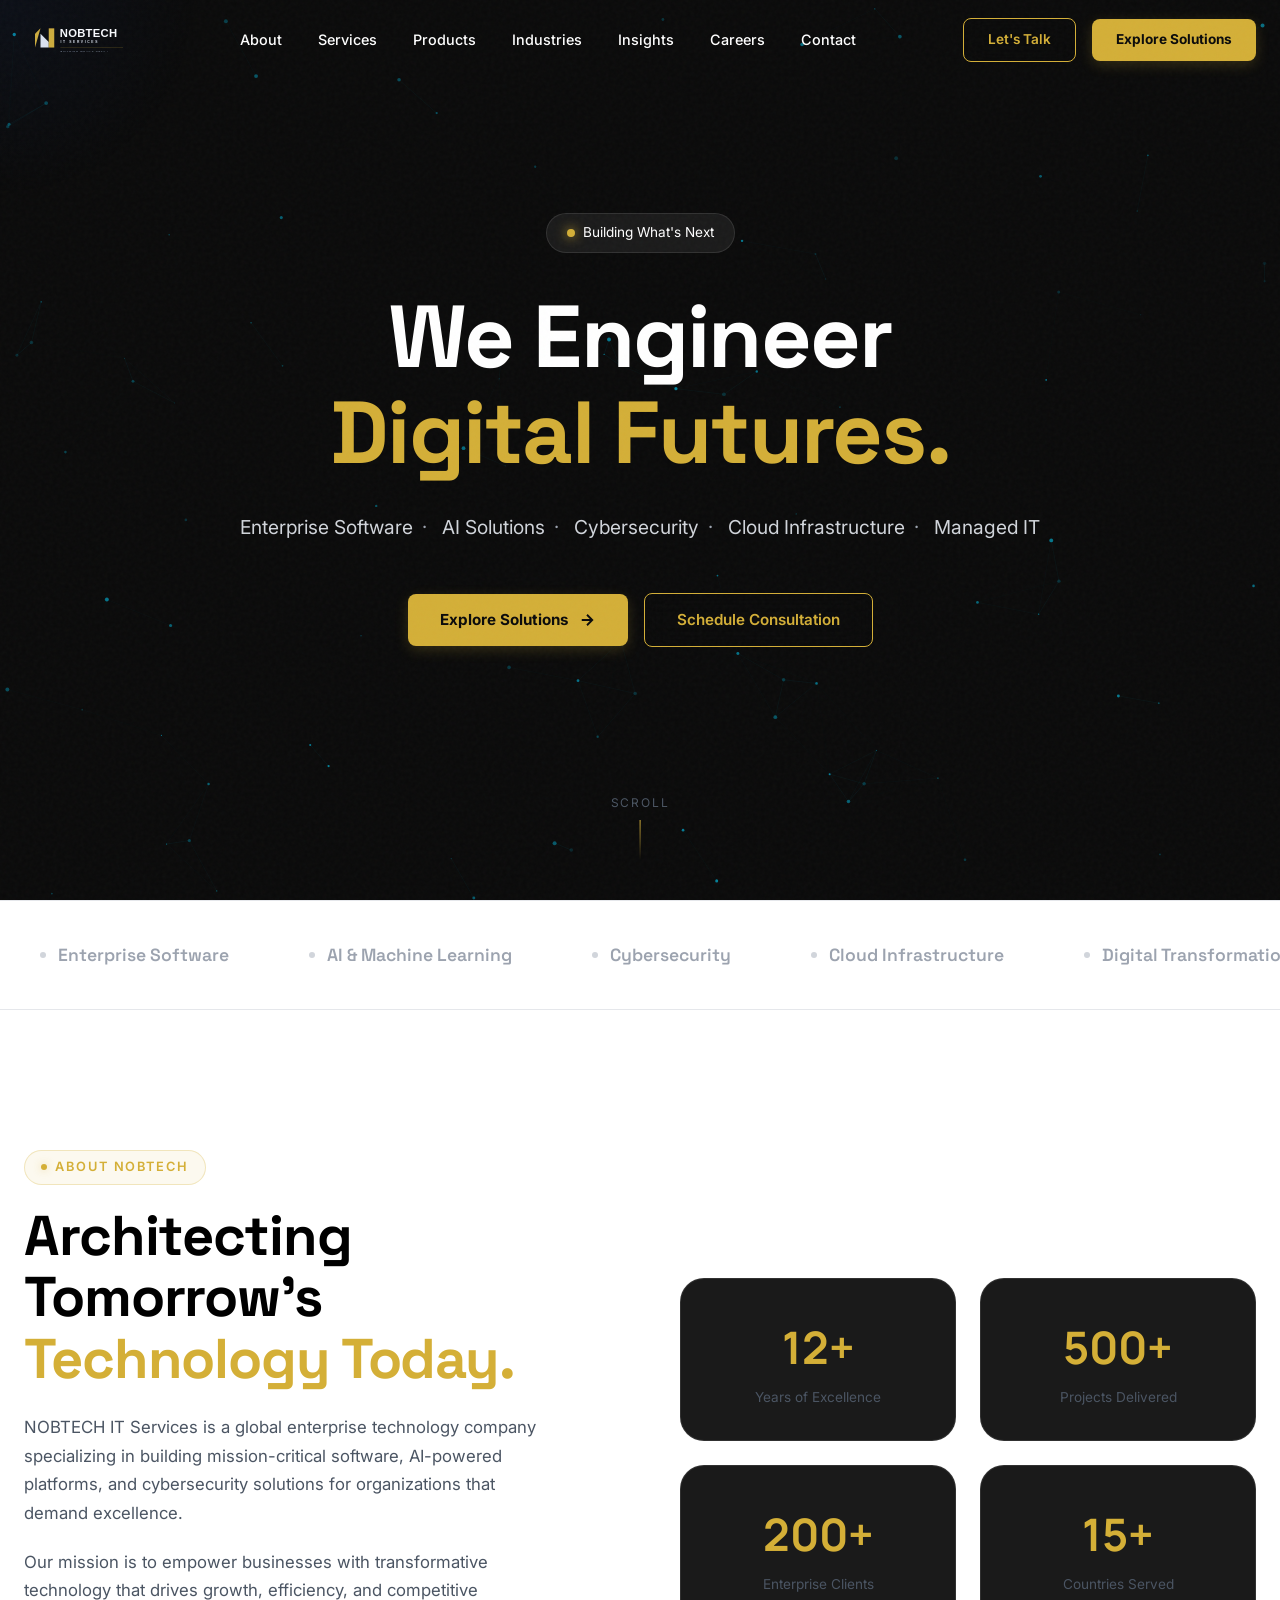
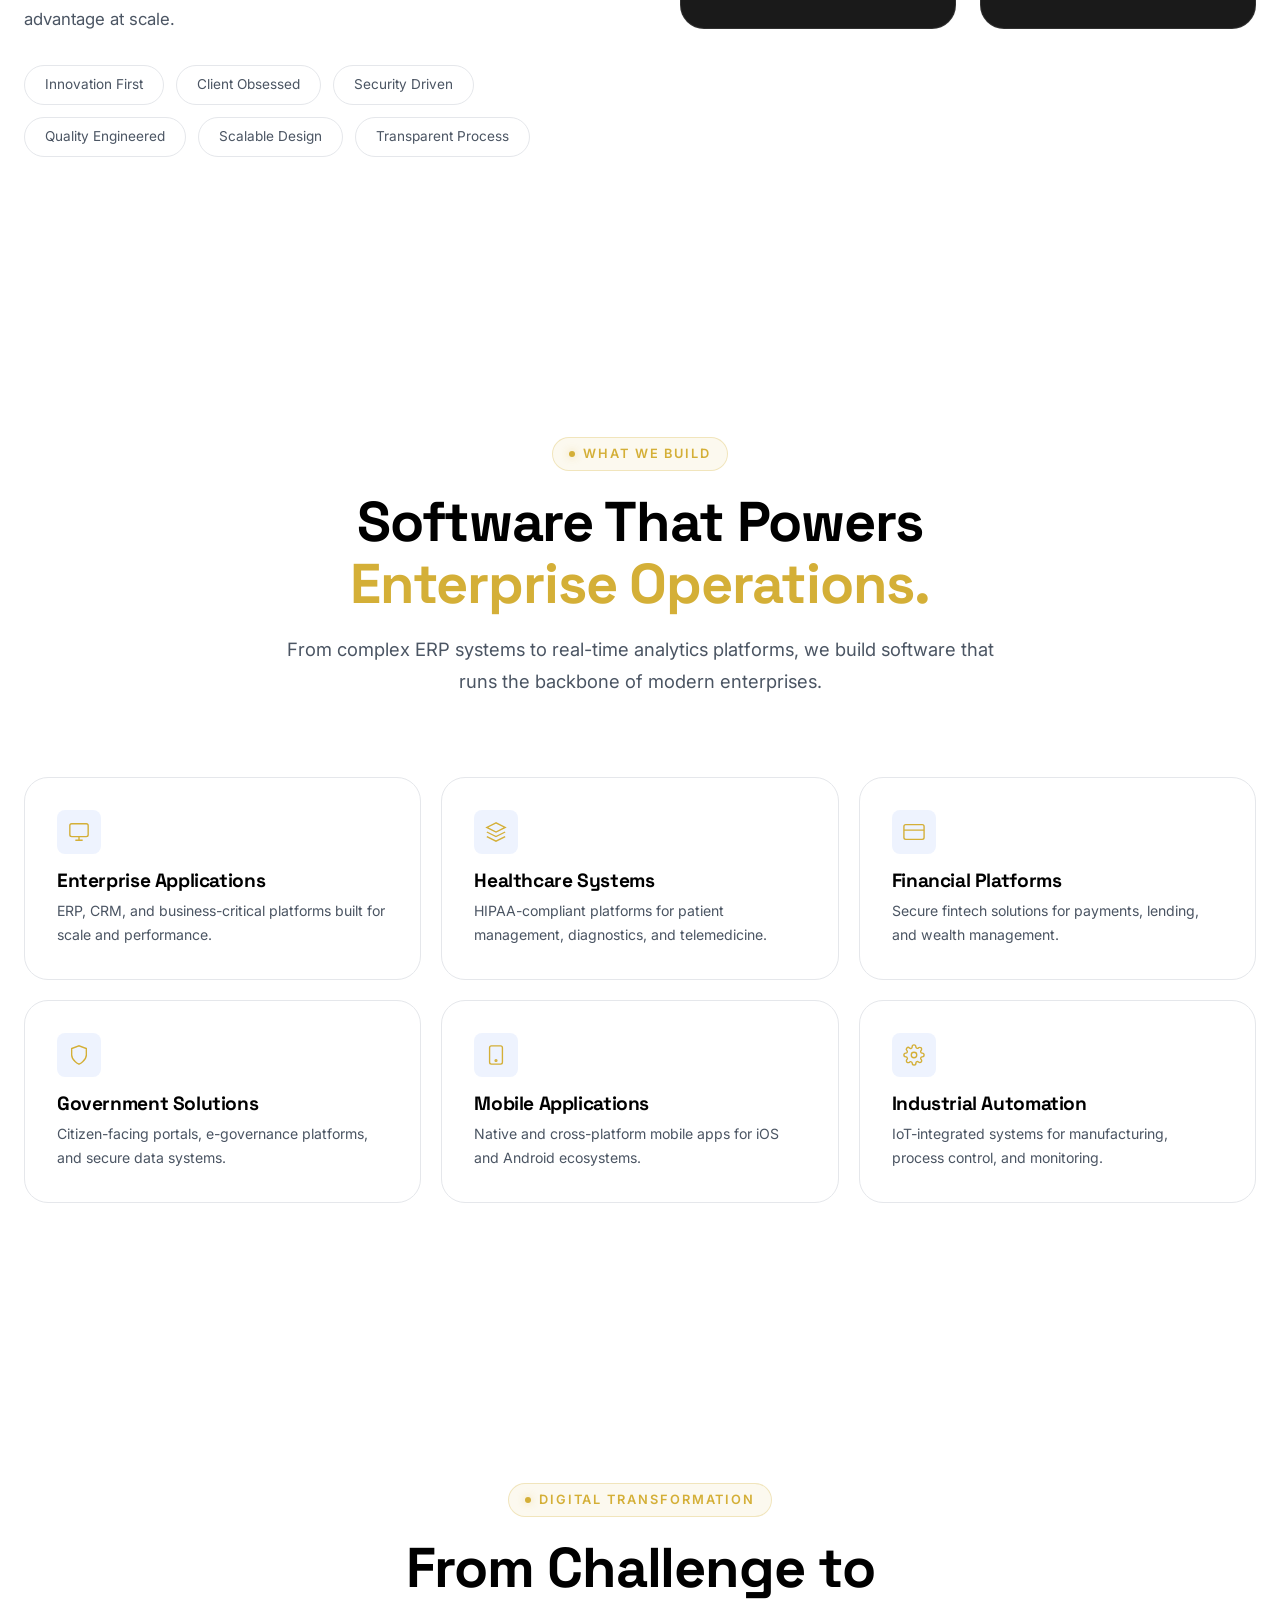
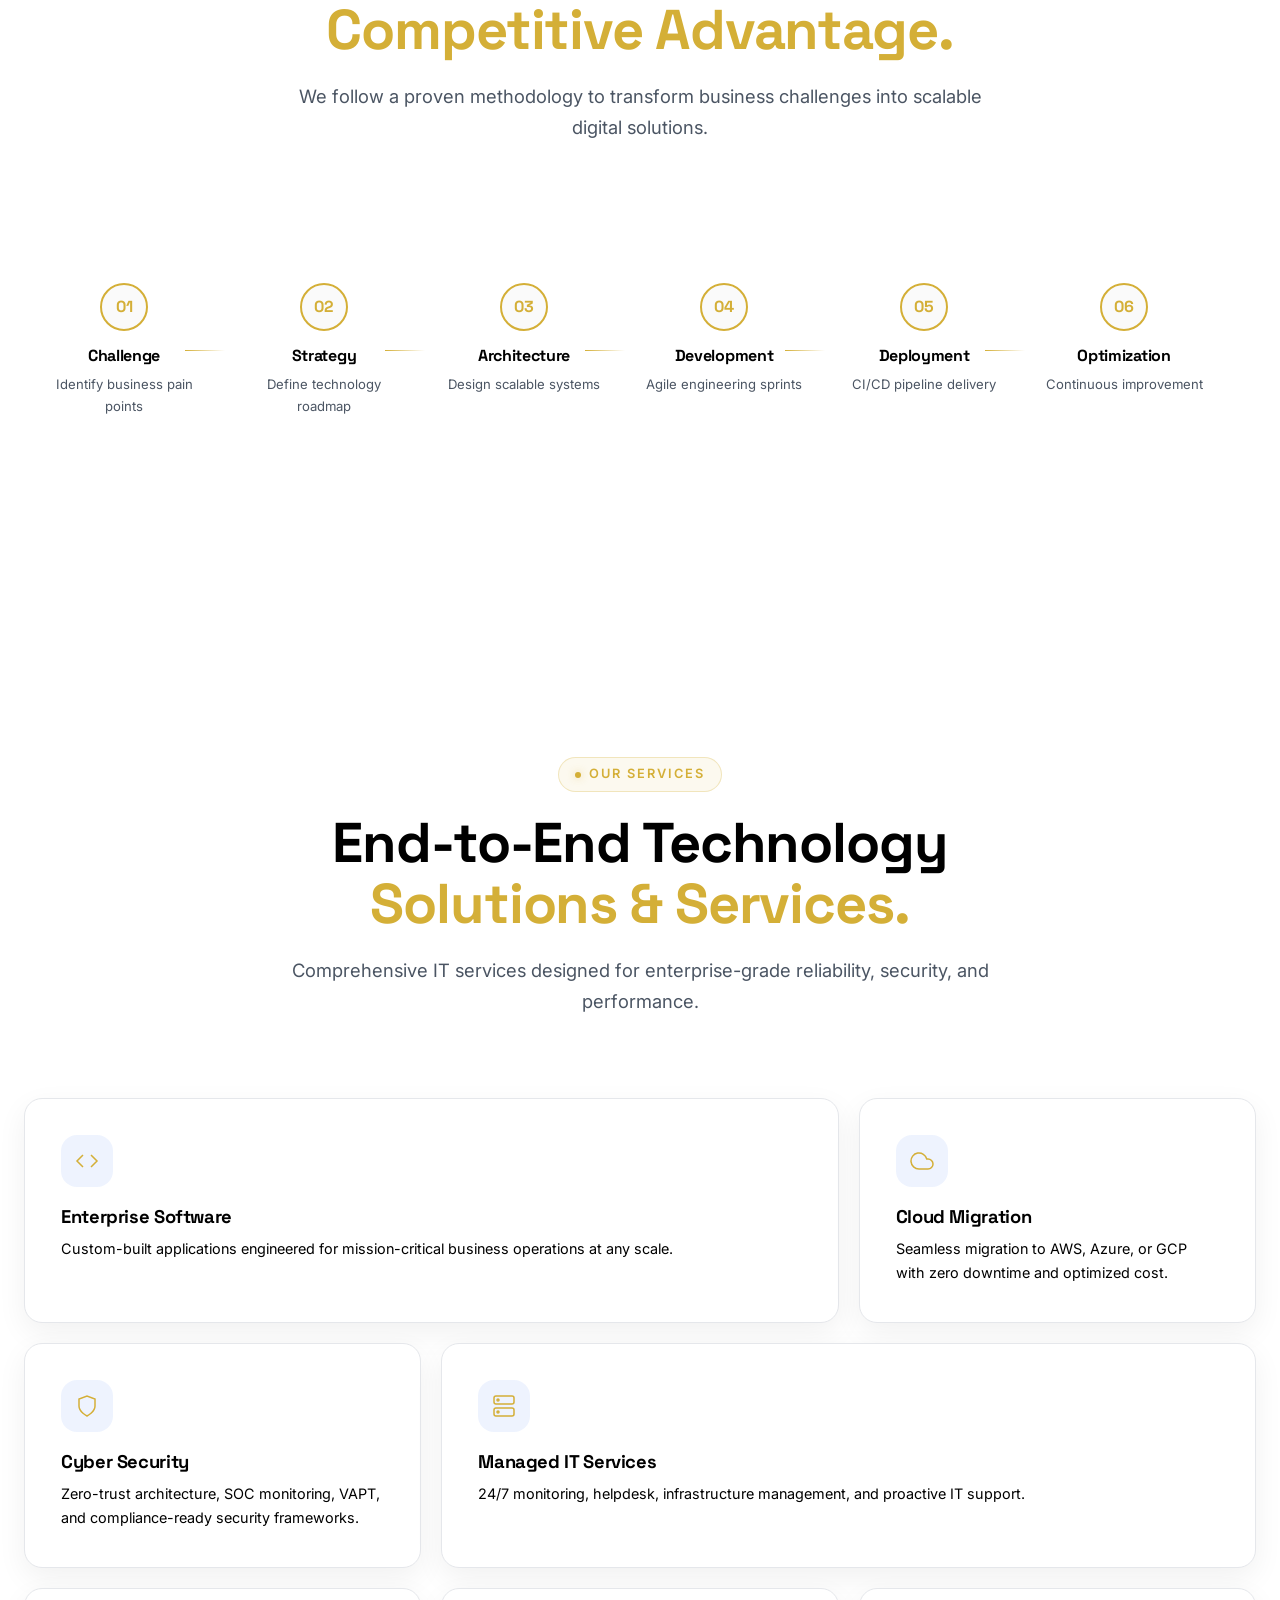
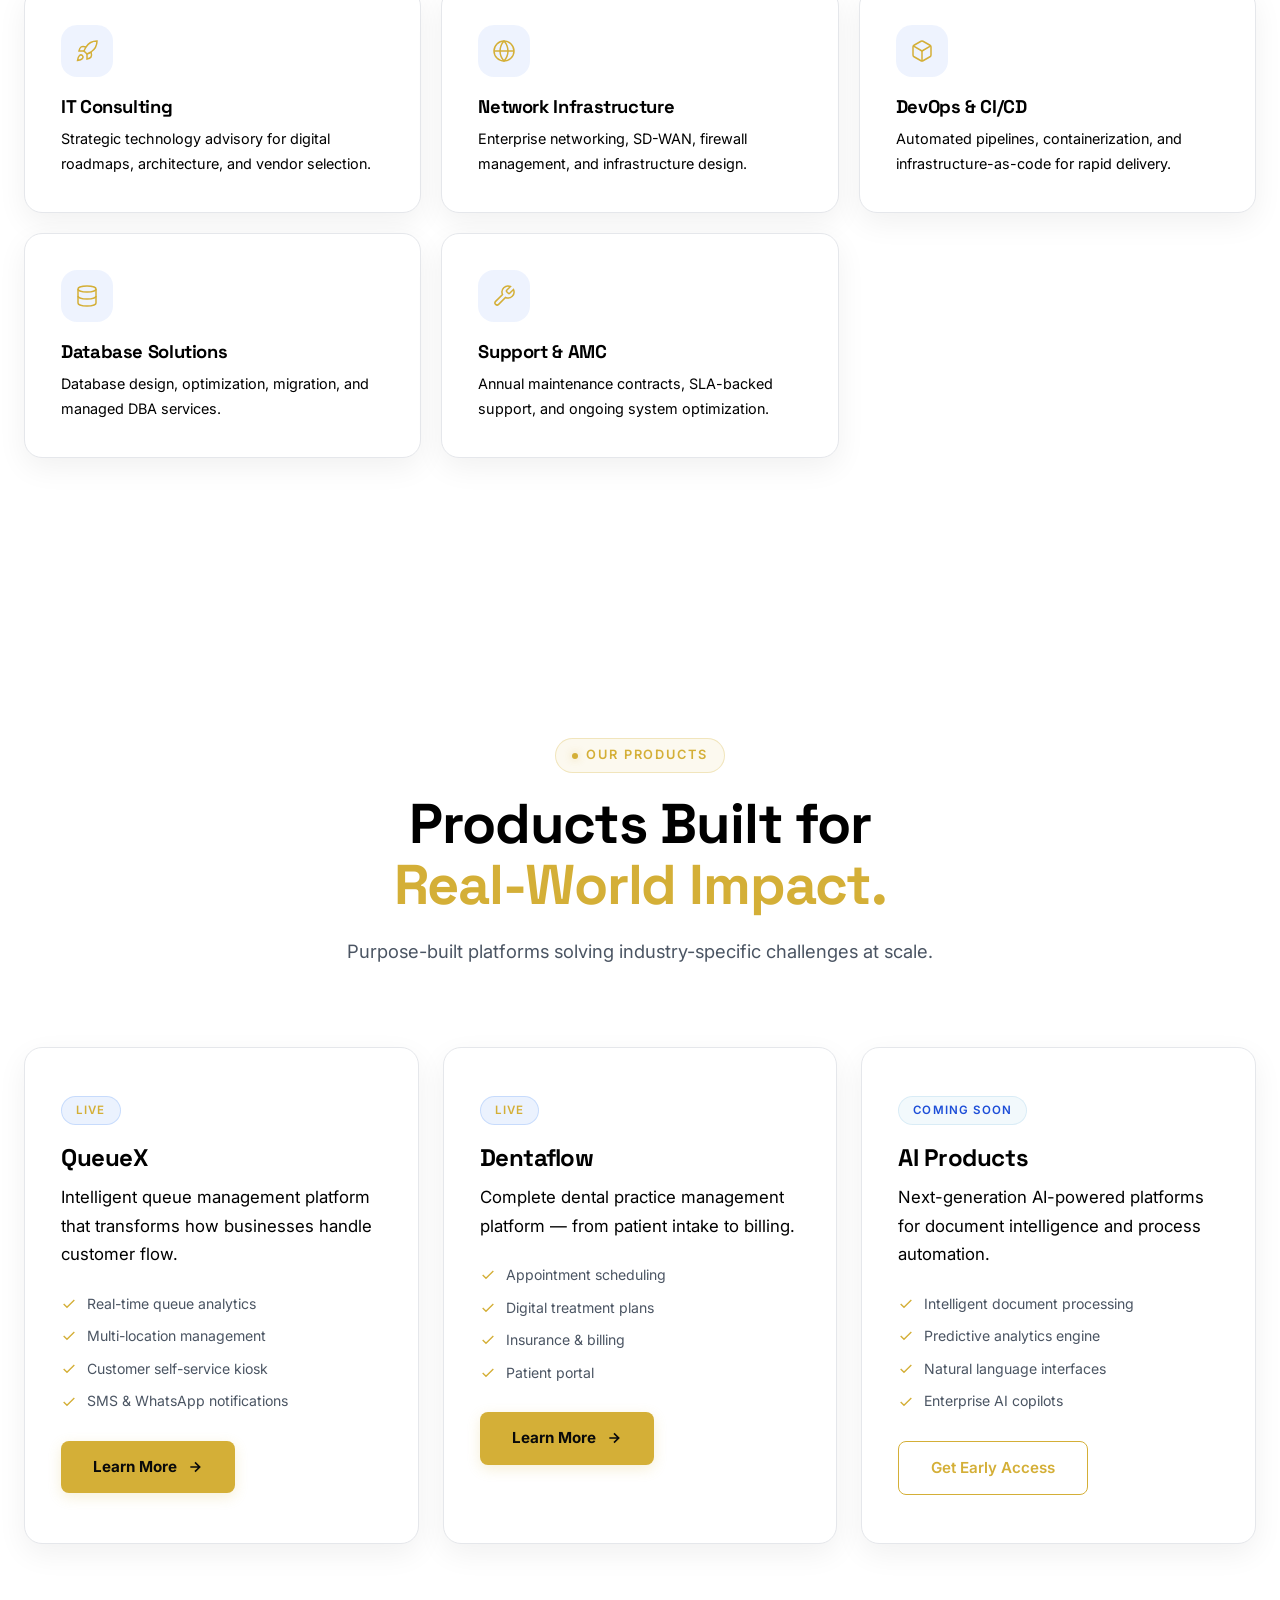
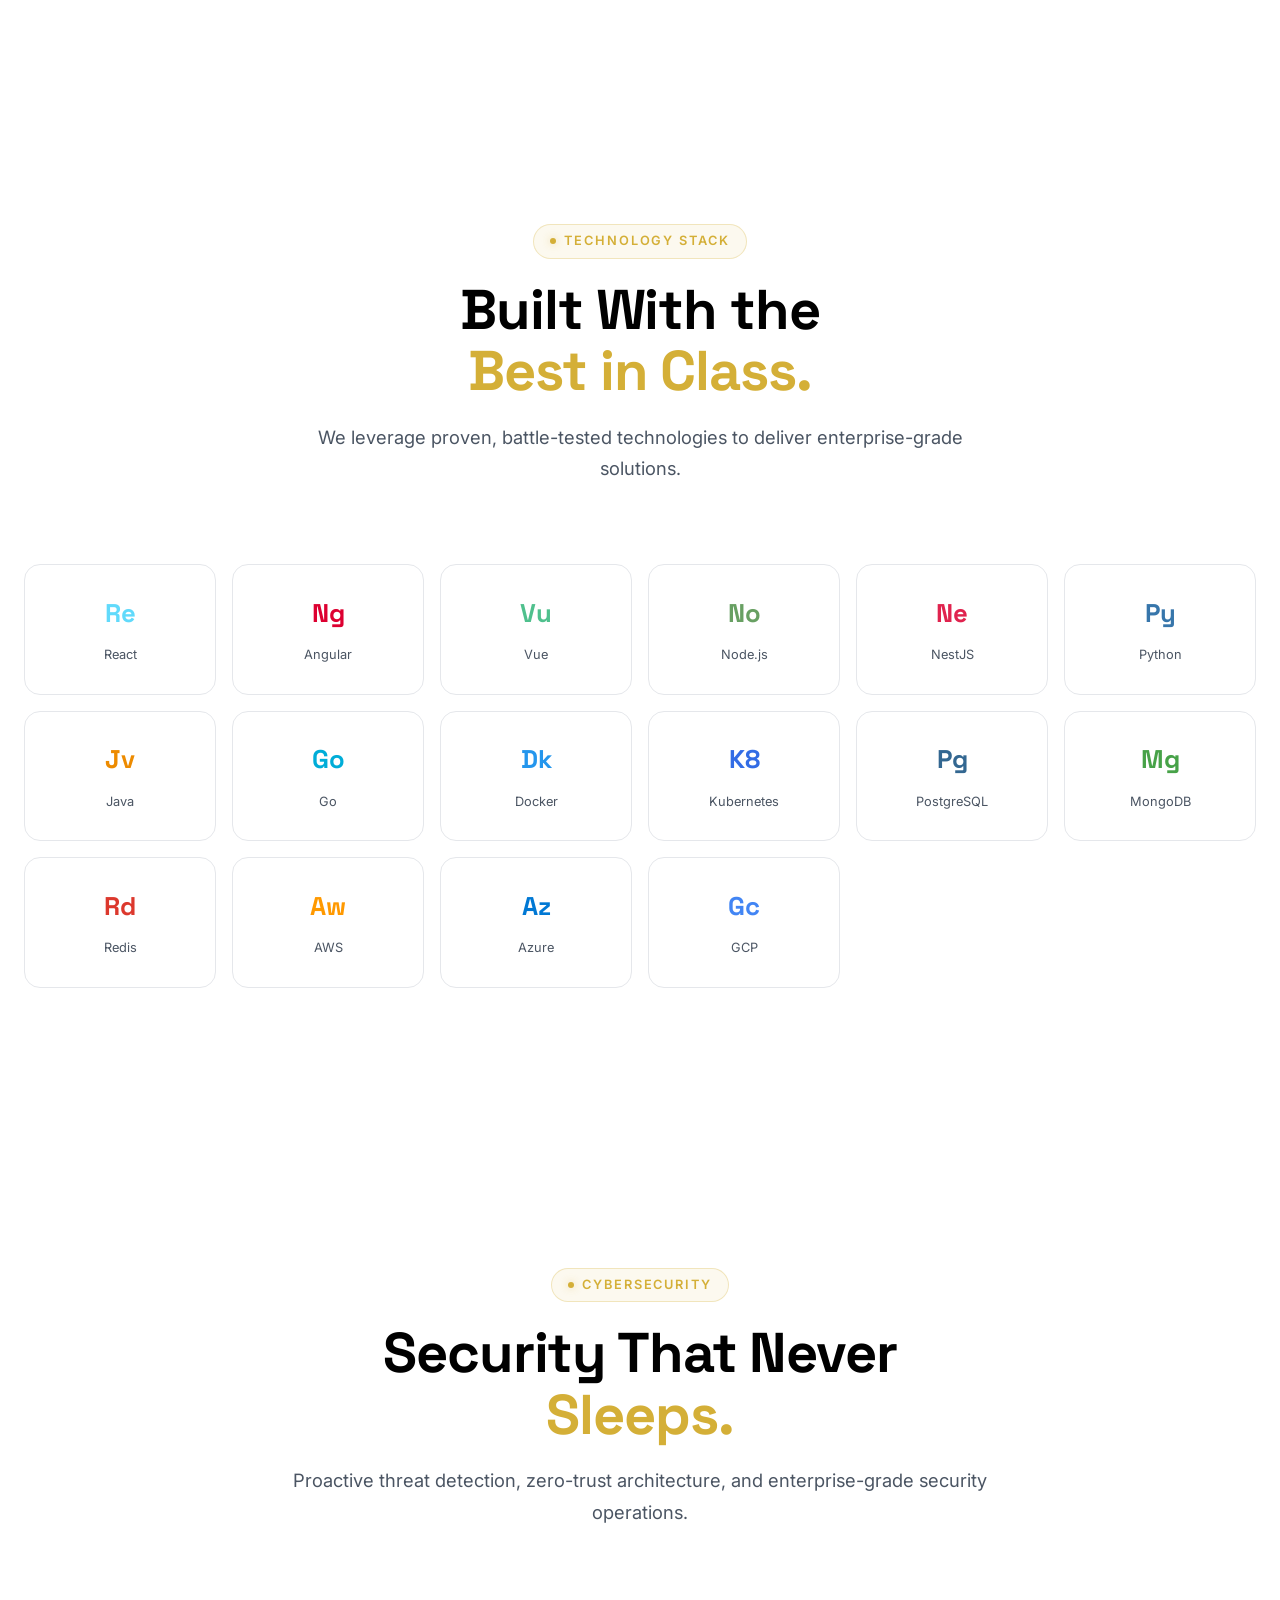
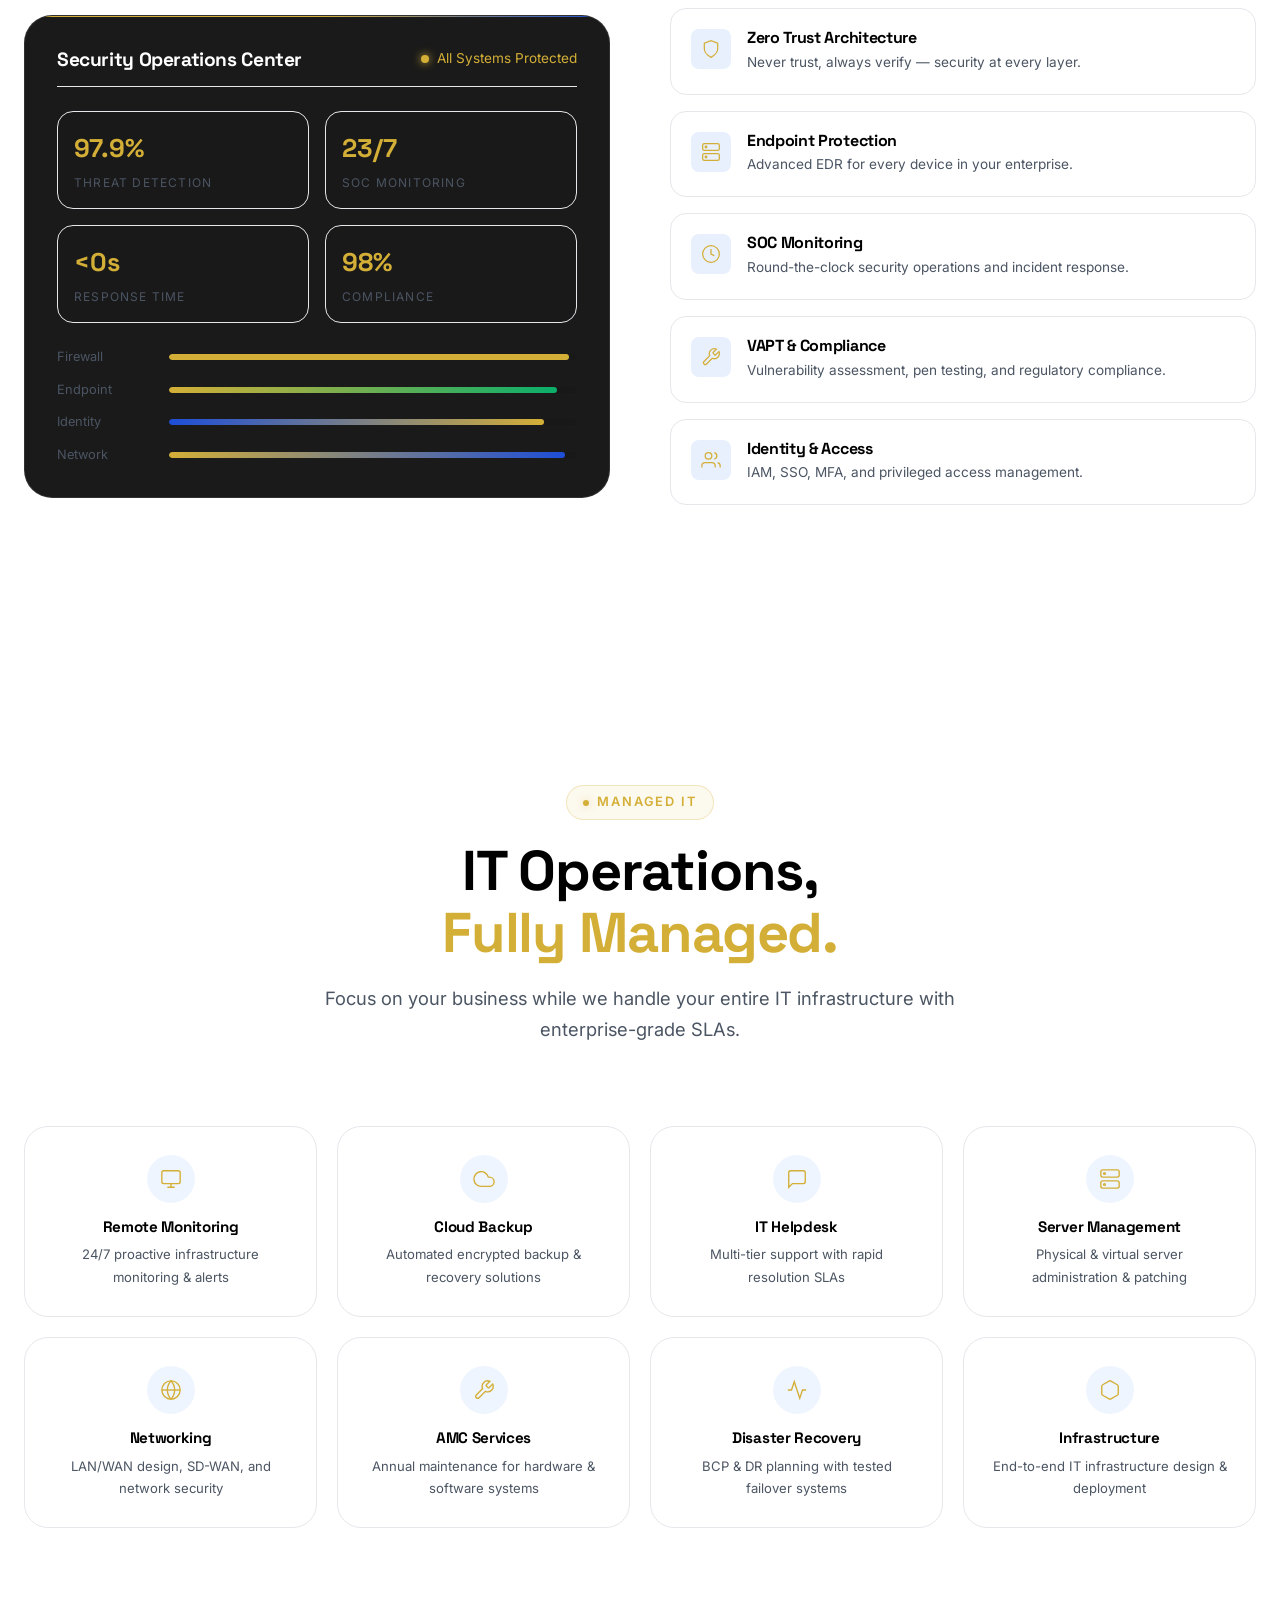
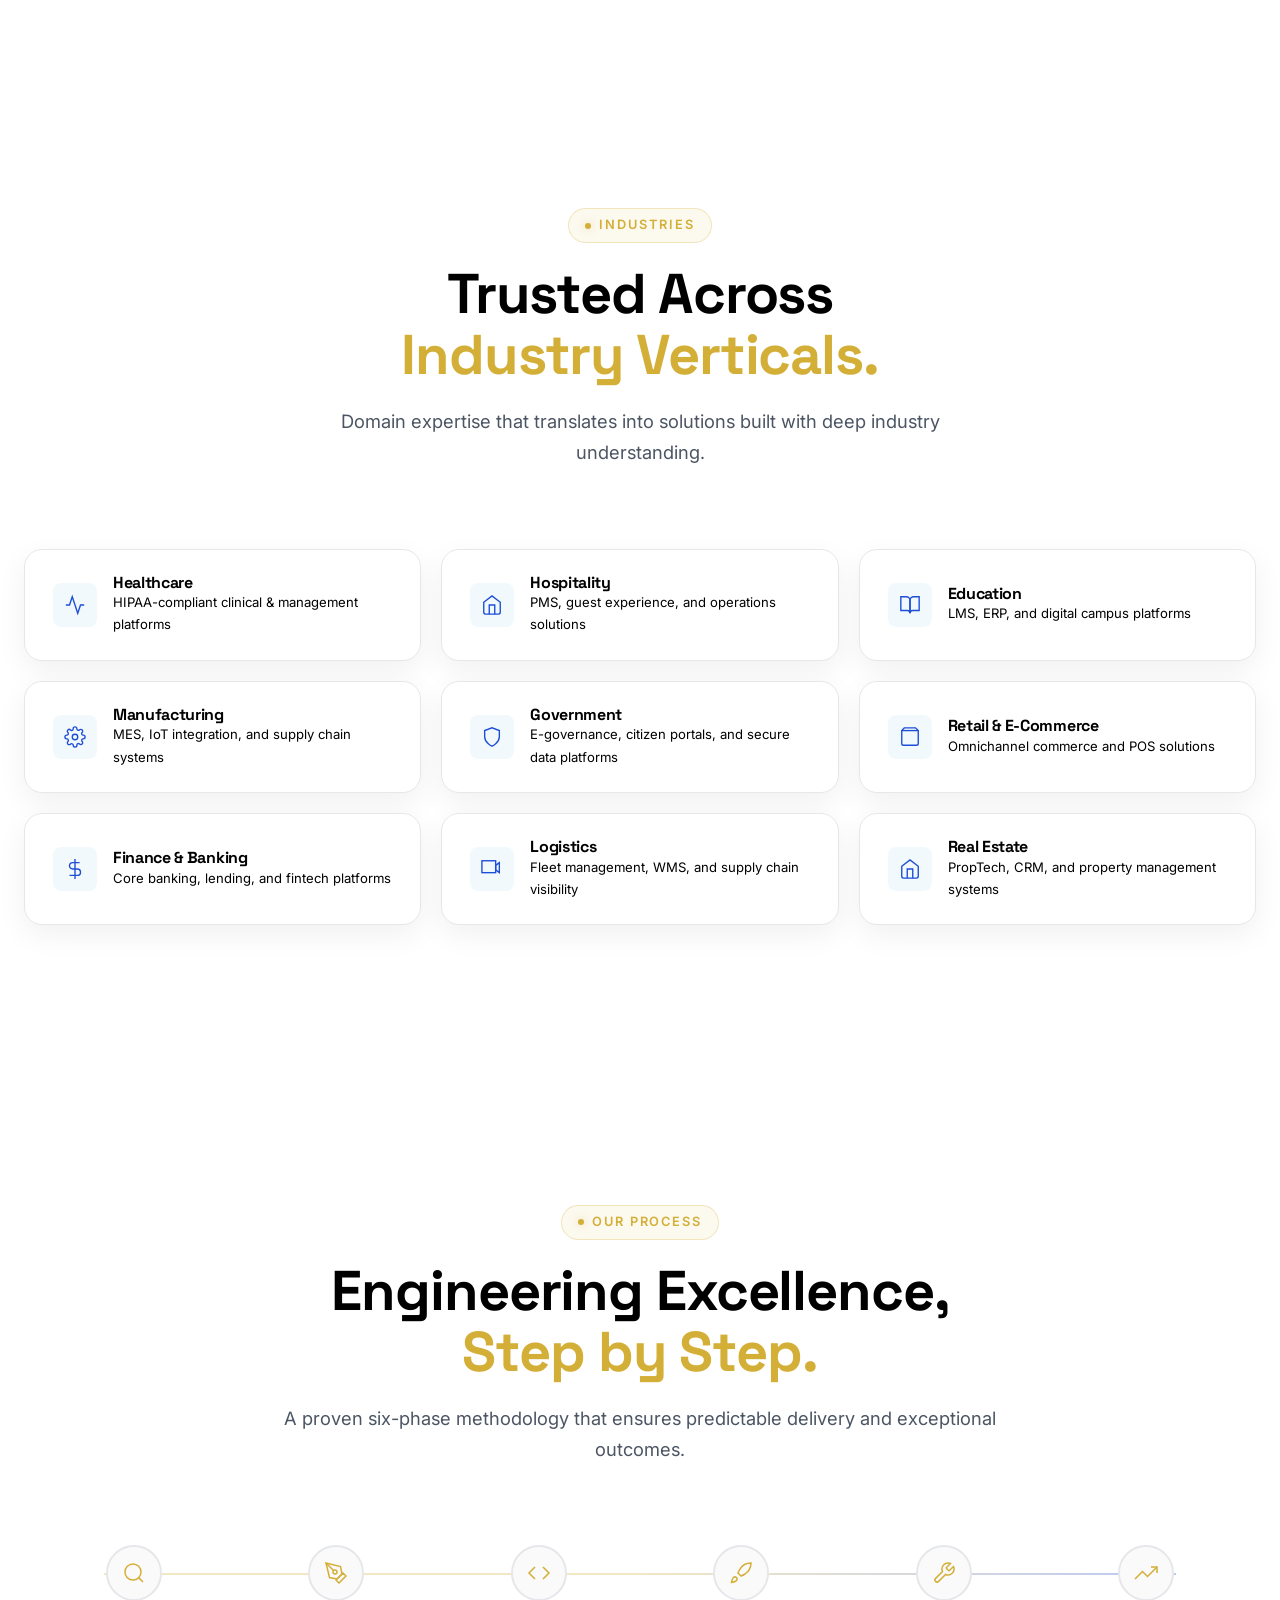
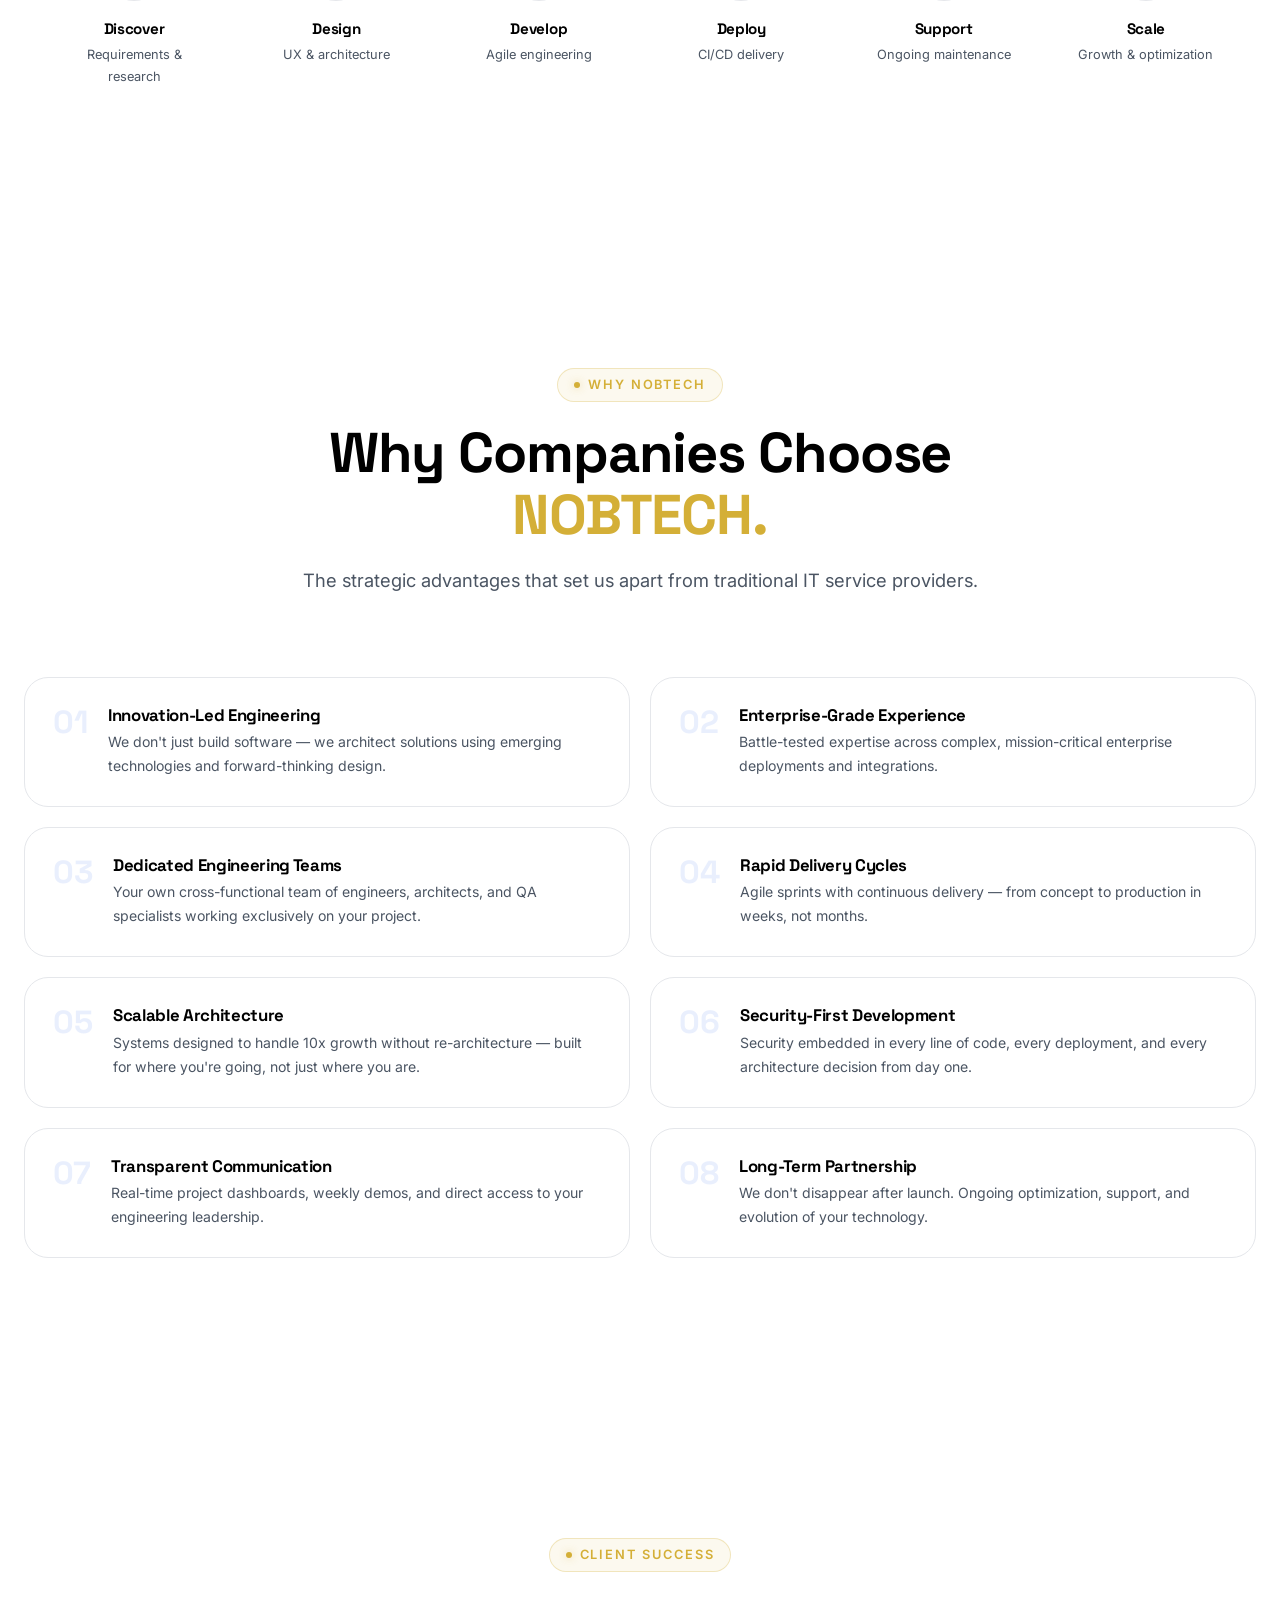
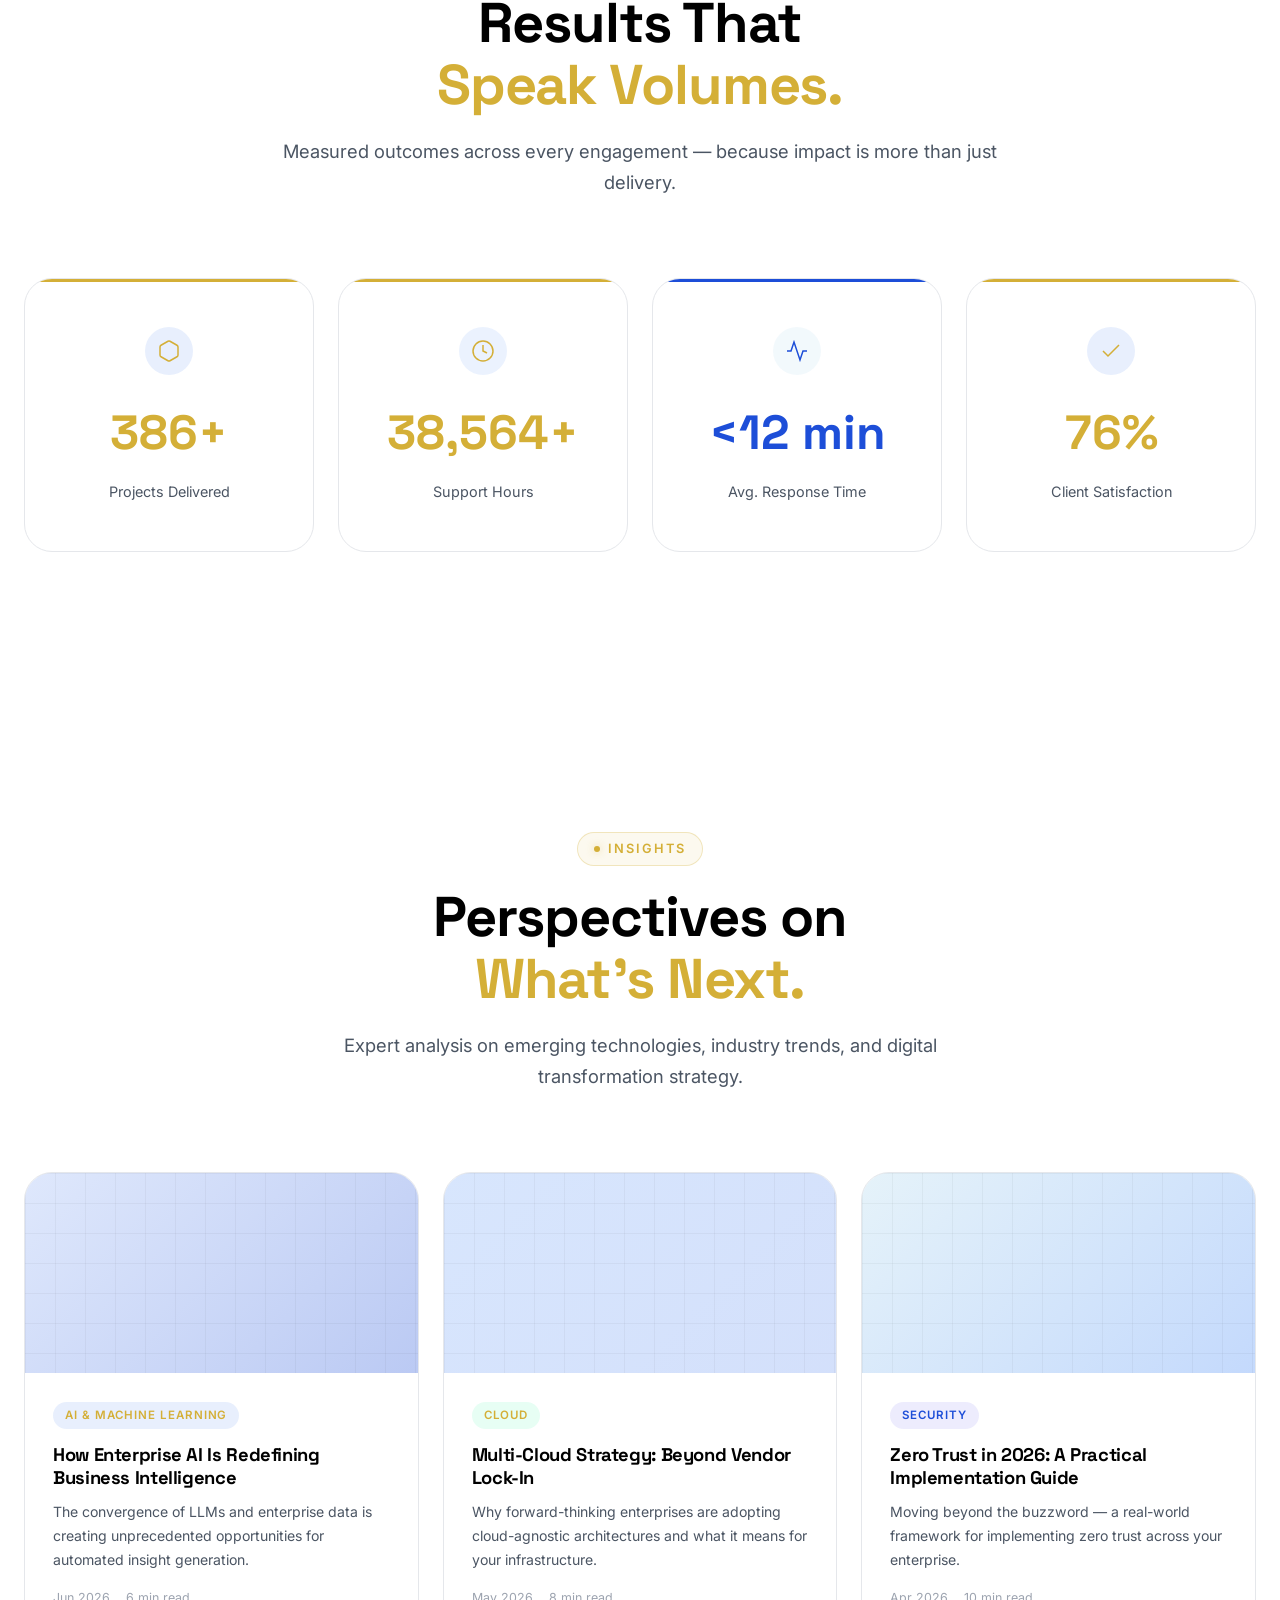
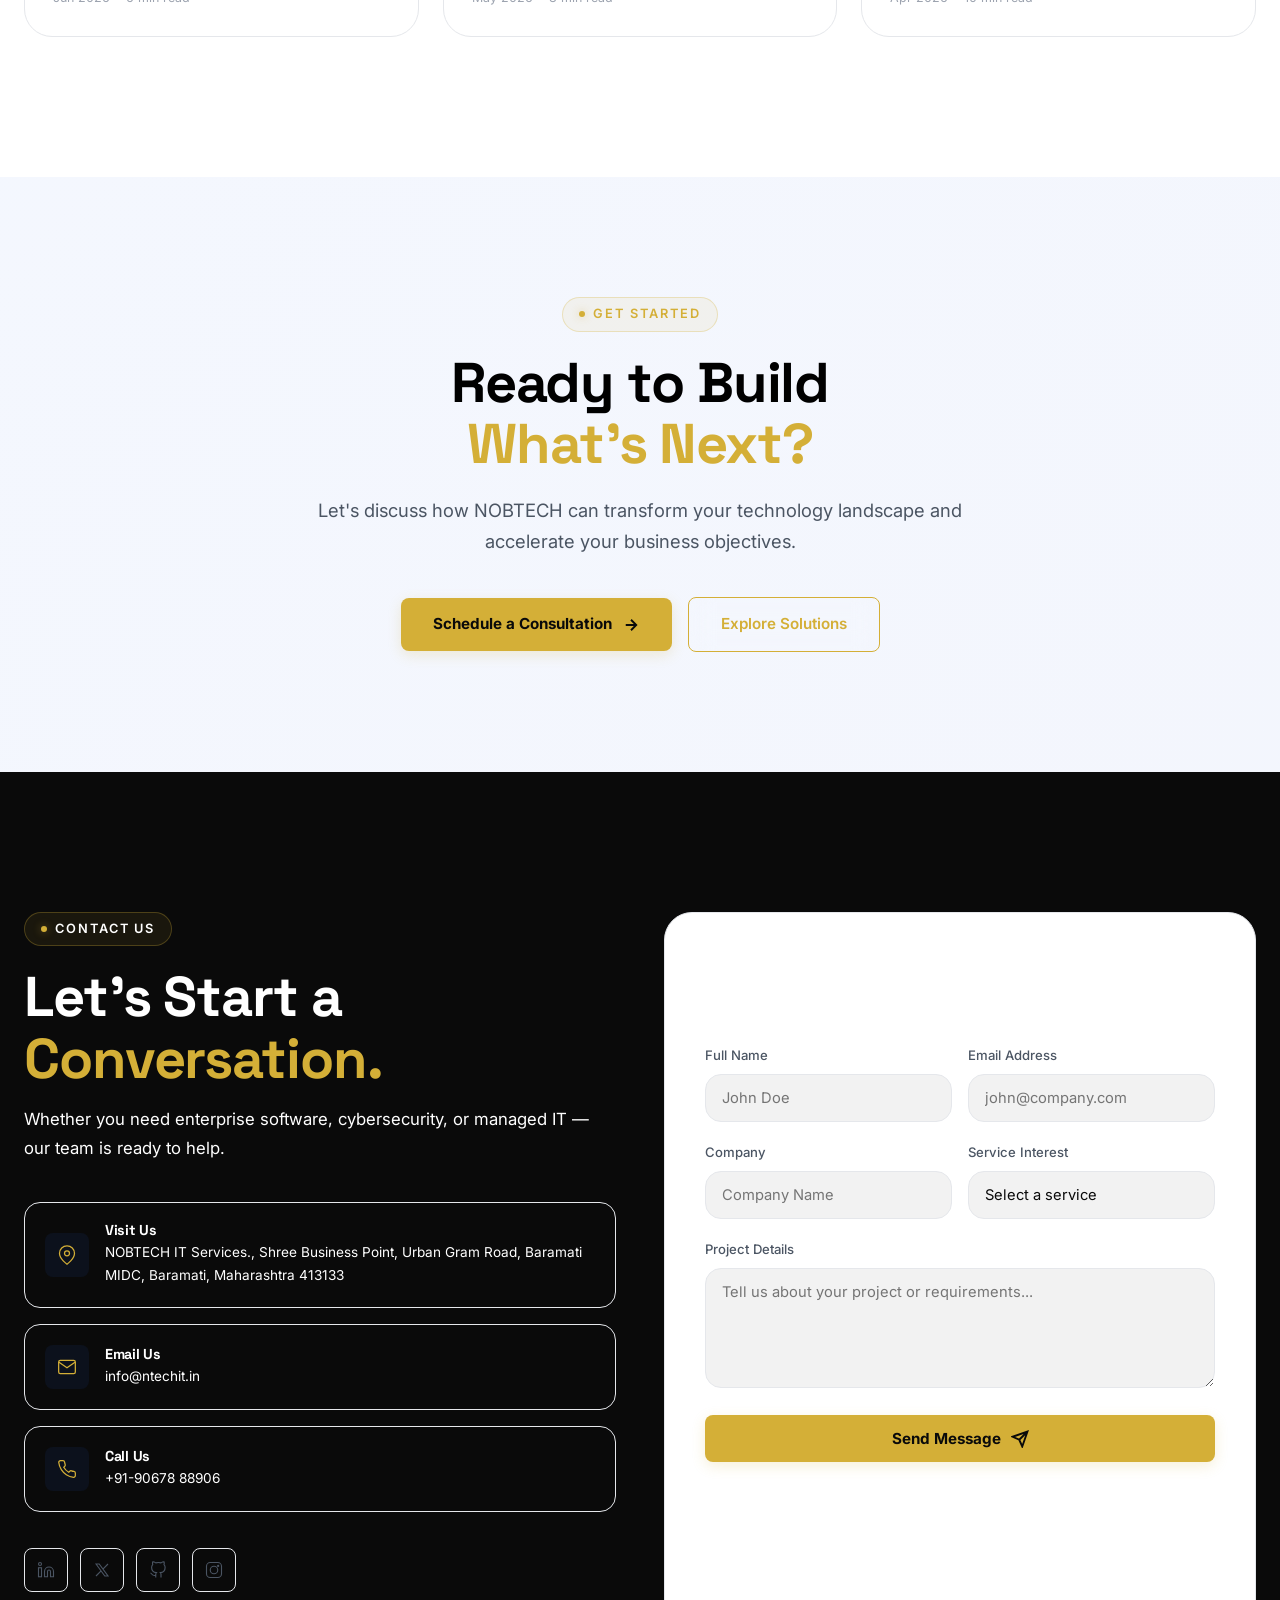
<file: index.html>
<!DOCTYPE html>
<html lang="en">
<head>
  <meta charset="UTF-8">
  <meta name="viewport" content="width=device-width, initial-scale=1.0">
  <meta name="description" content="NOBTECH IT Services — Enterprise Software, AI Solutions, Cybersecurity, Cloud Infrastructure & Managed IT. Building What's Next.">
  <meta name="keywords" content="enterprise software, AI solutions, cybersecurity, cloud infrastructure, managed IT, digital transformation, NOBTECH">
  <meta name="author" content="NOBTECH IT Services">
  <meta name="robots" content="index, follow">
  <meta name="theme-color" content="#0B1020">

  <!-- Open Graph -->
  <meta property="og:type" content="website">
  <meta property="og:title" content="NOBTECH IT Services — Building What's Next">
  <meta property="og:description" content="Enterprise Software, AI Solutions, Cybersecurity, Cloud Infrastructure & Managed IT.">
  <meta property="og:url" content="https://www.ntechit.in">
  <meta property="og:image" content="https://www.ntechit.in/assets/images/og-image.png">

  <!-- Twitter Card -->
  <meta name="twitter:card" content="summary_large_image">
  <meta name="twitter:title" content="NOBTECH IT Services — Building What's Next">
  <meta name="twitter:description" content="Enterprise Software, AI Solutions, Cybersecurity, Cloud Infrastructure & Managed IT.">

  <!-- Schema.org -->
  <script type="application/ld+json">
  {
    "@context": "https://schema.org",
    "@type": "Organization",
    "name": "NOBTECH IT Services",
    "url": "https://www.ntechit.in",
    "logo": "https://www.ntechit.in/assets/images/logo-black.svg",
    "description": "Enterprise Software, AI Solutions, Cybersecurity, Cloud Infrastructure & Managed IT Services.",
    "contactPoint": {
      "@type": "ContactPoint",
      "telephone": "+91-90678 88906",
      "contactType": "sales"
    },
    "sameAs": [
      "https://linkedin.com/company/nobtechit",
      "https://twitter.com/nobtechit"
    ]
  }
  </script>

  <title>NOBTECH IT Services — Building What's Next</title>

  <!-- Favicon -->
  <link rel="icon" type="image/png" href="assets/images/favicon.png">

  <!-- Fonts -->
  <link rel="preconnect" href="https://fonts.googleapis.com">
  <link rel="preconnect" href="https://fonts.gstatic.com" crossorigin>
  <link href="https://fonts.googleapis.com/css2?family=Inter:wght@400;500;600;700&family=Space+Grotesk:wght@400;500;600;700&family=Manrope:wght@700&display=swap" rel="stylesheet">

  <!-- Styles -->
  <link rel="stylesheet" href="assets/css/style.css">
  <link rel="stylesheet" href="assets/css/animations.css">
  <link rel="stylesheet" href="assets/css/responsive.css">
</head>
<body>

  <!-- Loading Screen -->
  <div class="loader" role="status" aria-label="Loading">
    <div class="loader-logo">
      <img src="assets/images/logo-icon.svg" alt="NOBTECH" width="60" height="60" style="animation: pulse 1.5s ease-in-out infinite;">
    </div>
    <div class="loader-bar"><div class="loader-bar-fill"></div></div>
  </div>

  <!-- Cursor Glow -->
  <div class="cursor-glow" aria-hidden="true"></div>

  <!-- Navigation -->
  <nav class="navbar" role="navigation" aria-label="Main navigation">
    <div class="container">
      <a href="#" class="nav-logo" aria-label="NOBTECH Home">
        <img src="assets/images/logo-black.svg" alt="NOBTECH" style="height: 48px; width: auto;">
      </a>

      <div class="nav-links">
        <a href="#about" class="nav-link">About</a>
        <a href="#services" class="nav-link">Services</a>
        <a href="#products" class="nav-link">Products</a>
        <a href="#industries" class="nav-link">Industries</a>
        <a href="#insights" class="nav-link">Insights</a>
        <a href="careers.html" class="nav-link">Careers</a>
        <a href="#contact" class="nav-link">Contact</a>
      </div>

      <div class="nav-cta">
        <a href="#contact" class="btn btn-secondary">Let's Talk</a>
        <a href="#services" class="btn btn-primary magnetic">Explore Solutions</a>
      </div>

      <button class="nav-toggle" aria-label="Toggle navigation" aria-expanded="false">
        <span></span><span></span><span></span>
      </button>
    </div>
  </nav>

  <!-- Mobile Navigation Overlay -->
  <div class="nav-overlay" aria-hidden="true">
    <div class="nav-mobile">
      <a href="#about" class="nav-link">About</a>
      <a href="#services" class="nav-link">Services</a>
      <a href="#products" class="nav-link">Products</a>
      <a href="#industries" class="nav-link">Industries</a>
      <a href="#insights" class="nav-link">Insights</a>
      <a href="careers.html" class="nav-link">Careers</a>
      <a href="#contact" class="nav-link">Contact</a>
      <a href="#contact" class="btn btn-primary">Get Started</a>
    </div>
  </div>

  <!-- ======================== HERO ======================== -->
  <section class="hero" id="hero">
    <div class="hero-bg">
      <div class="hero-aurora" aria-hidden="true"></div>
      <div class="hero-grid" aria-hidden="true"></div>
      <canvas id="hero-canvas" aria-hidden="true"></canvas>
    </div>

    <div class="container">
      <div class="hero-content">
        <div class="hero-badge reveal">
          <span class="hero-badge-dot"></span>
          Building What's Next
        </div>

        <h1 class="reveal">We Engineer<br><span class="text-gradient">Digital Futures.</span></h1>

        <p class="hero-sub reveal">
          <span>Enterprise Software</span>
          <span>AI Solutions</span>
          <span>Cybersecurity</span>
          <span>Cloud Infrastructure</span>
          <span>Managed IT</span>
        </p>

        <div class="hero-buttons reveal">
          <a href="#services" class="btn btn-primary magnetic">
            Explore Solutions
            <svg class="btn-icon" width="18" height="18" viewBox="0 0 24 24" fill="none" stroke="currentColor" stroke-width="2.5"><path d="M5 12h14M12 5l7 7-7 7"/></svg>
          </a>
          <a href="#contact" class="btn btn-secondary">
            Schedule Consultation
          </a>
        </div>

        <div class="hero-visual reveal-scale">
          <div class="hero-sphere">
            <div class="hero-orbit">
              <div class="hero-orbit-dot"></div>
              <div class="hero-orbit-dot"></div>
            </div>
          </div>
        </div>
      </div>
    </div>

    <div class="hero-scroll" aria-hidden="true">
      <span>Scroll</span>
      <div class="hero-scroll-line"></div>
    </div>
  </section>

  <!-- ======================== MARQUEE ======================== -->
  <div class="marquee-section" aria-hidden="true">
    <div class="marquee-track">
      <div class="marquee-item"><span class="dot"></span>Enterprise Software</div>
      <div class="marquee-item"><span class="dot"></span>AI & Machine Learning</div>
      <div class="marquee-item"><span class="dot"></span>Cybersecurity</div>
      <div class="marquee-item"><span class="dot"></span>Cloud Infrastructure</div>
      <div class="marquee-item"><span class="dot"></span>Digital Transformation</div>
      <div class="marquee-item"><span class="dot"></span>Managed IT</div>
      <div class="marquee-item"><span class="dot"></span>DevOps</div>
      <div class="marquee-item"><span class="dot"></span>API Development</div>
    </div>
  </div>

  <!-- ======================== ABOUT ======================== -->
  <section class="section" id="about">
    <div class="container">
      <div class="about-grid">
        <div class="about-content reveal-left">
          <span class="section-label">About NOBTECH</span>
          <h2>Architecting Tomorrow's<br><span class="text-gradient">Technology Today.</span></h2>
          <p>NOBTECH IT Services is a global enterprise technology company specializing in building mission-critical software, AI-powered platforms, and cybersecurity solutions for organizations that demand excellence.</p>
          <p>Our mission is to empower businesses with transformative technology that drives growth, efficiency, and competitive advantage at scale.</p>

          <div class="about-values stagger-children">
            <span class="about-value-tag">Innovation First</span>
            <span class="about-value-tag">Client Obsessed</span>
            <span class="about-value-tag">Security Driven</span>
            <span class="about-value-tag">Quality Engineered</span>
            <span class="about-value-tag">Scalable Design</span>
            <span class="about-value-tag">Transparent Process</span>
          </div>
        </div>

        <div class="about-stats stagger-children">
          <div class="stat-card">
            <div class="stat-number text-gradient" data-count="12" data-suffix="+">0</div>
            <div class="stat-label">Years of Excellence</div>
          </div>
          <div class="stat-card">
            <div class="stat-number text-gradient" data-count="500" data-suffix="+">0</div>
            <div class="stat-label">Projects Delivered</div>
          </div>
          <div class="stat-card">
            <div class="stat-number text-gradient" data-count="200" data-suffix="+">0</div>
            <div class="stat-label">Enterprise Clients</div>
          </div>
          <div class="stat-card">
            <div class="stat-number text-gradient" data-count="15" data-suffix="+">0</div>
            <div class="stat-label">Countries Served</div>
          </div>
        </div>
      </div>
    </div>

    <div class="float-shape float-shape-1" style="top: 10%; right: -5%;" aria-hidden="true"></div>
  </section>

  <!-- ======================== WHAT WE BUILD ======================== -->
  <section class="section" id="build">
    <div class="container">
      <div class="section-header reveal">
        <span class="section-label">What We Build</span>
        <h2>Software That Powers<br><span class="text-gradient">Enterprise Operations.</span></h2>
        <p>From complex ERP systems to real-time analytics platforms, we build software that runs the backbone of modern enterprises.</p>
      </div>

      <div class="build-grid stagger-children">
        <div class="build-card">
          <div class="build-card-icon">
            <svg viewBox="0 0 24 24" fill="none" stroke="currentColor" stroke-width="1.5"><rect x="2" y="3" width="20" height="14" rx="2"/><path d="M8 21h8M12 17v4"/></svg>
          </div>
          <h4>Enterprise Applications</h4>
          <p>ERP, CRM, and business-critical platforms built for scale and performance.</p>
        </div>

        <div class="build-card">
          <div class="build-card-icon">
            <svg viewBox="0 0 24 24" fill="none" stroke="currentColor" stroke-width="1.5"><path d="M12 2L2 7l10 5 10-5-10-5zM2 17l10 5 10-5M2 12l10 5 10-5"/></svg>
          </div>
          <h4>Healthcare Systems</h4>
          <p>HIPAA-compliant platforms for patient management, diagnostics, and telemedicine.</p>
        </div>

        <div class="build-card">
          <div class="build-card-icon">
            <svg viewBox="0 0 24 24" fill="none" stroke="currentColor" stroke-width="1.5"><rect x="1" y="4" width="22" height="16" rx="2"/><path d="M1 10h22"/></svg>
          </div>
          <h4>Financial Platforms</h4>
          <p>Secure fintech solutions for payments, lending, and wealth management.</p>
        </div>

        <div class="build-card">
          <div class="build-card-icon">
            <svg viewBox="0 0 24 24" fill="none" stroke="currentColor" stroke-width="1.5"><path d="M12 22s8-4 8-10V5l-8-3-8 3v7c0 6 8 10 8 10z"/></svg>
          </div>
          <h4>Government Solutions</h4>
          <p>Citizen-facing portals, e-governance platforms, and secure data systems.</p>
        </div>

        <div class="build-card">
          <div class="build-card-icon">
            <svg viewBox="0 0 24 24" fill="none" stroke="currentColor" stroke-width="1.5"><rect x="5" y="2" width="14" height="20" rx="2"/><circle cx="12" cy="18" r="1"/></svg>
          </div>
          <h4>Mobile Applications</h4>
          <p>Native and cross-platform mobile apps for iOS and Android ecosystems.</p>
        </div>

        <div class="build-card">
          <div class="build-card-icon">
            <svg viewBox="0 0 24 24" fill="none" stroke="currentColor" stroke-width="1.5"><circle cx="12" cy="12" r="3"/><path d="M19.4 15a1.65 1.65 0 0 0 .33 1.82l.06.06a2 2 0 1 1-2.83 2.83l-.06-.06a1.65 1.65 0 0 0-1.82-.33 1.65 1.65 0 0 0-1 1.51V21a2 2 0 0 1-4 0v-.09A1.65 1.65 0 0 0 9 19.4a1.65 1.65 0 0 0-1.82.33l-.06.06a2 2 0 1 1-2.83-2.83l.06-.06A1.65 1.65 0 0 0 4.68 15a1.65 1.65 0 0 0-1.51-1H3a2 2 0 0 1 0-4h.09A1.65 1.65 0 0 0 4.6 9a1.65 1.65 0 0 0-.33-1.82l-.06-.06a2 2 0 1 1 2.83-2.83l.06.06A1.65 1.65 0 0 0 9 4.68a1.65 1.65 0 0 0 1-1.51V3a2 2 0 0 1 4 0v.09a1.65 1.65 0 0 0 1 1.51 1.65 1.65 0 0 0 1.82-.33l.06-.06a2 2 0 1 1 2.83 2.83l-.06.06A1.65 1.65 0 0 0 19.4 9a1.65 1.65 0 0 0 1.51 1H21a2 2 0 0 1 0 4h-.09a1.65 1.65 0 0 0-1.51 1z"/></svg>
          </div>
          <h4>Industrial Automation</h4>
          <p>IoT-integrated systems for manufacturing, process control, and monitoring.</p>
        </div>
      </div>
    </div>
  </section>

  <!-- ======================== DIGITAL TRANSFORMATION ======================== -->
  <section class="section" id="transformation" style="background: var(--secondary);">
    <div class="container">
      <div class="section-header reveal">
        <span class="section-label">Digital Transformation</span>
        <h2>From Challenge to<br><span class="text-gradient">Competitive Advantage.</span></h2>
        <p>We follow a proven methodology to transform business challenges into scalable digital solutions.</p>
      </div>

      <div class="transform-flow">
        <div class="transform-step">
          <div class="transform-step-num">01</div>
          <h4>Challenge</h4>
          <p>Identify business pain points</p>
        </div>
        <div class="transform-step">
          <div class="transform-step-num">02</div>
          <h4>Strategy</h4>
          <p>Define technology roadmap</p>
        </div>
        <div class="transform-step">
          <div class="transform-step-num">03</div>
          <h4>Architecture</h4>
          <p>Design scalable systems</p>
        </div>
        <div class="transform-step">
          <div class="transform-step-num">04</div>
          <h4>Development</h4>
          <p>Agile engineering sprints</p>
        </div>
        <div class="transform-step">
          <div class="transform-step-num">05</div>
          <h4>Deployment</h4>
          <p>CI/CD pipeline delivery</p>
        </div>
        <div class="transform-step">
          <div class="transform-step-num">06</div>
          <h4>Optimization</h4>
          <p>Continuous improvement</p>
        </div>
      </div>
    </div>
  </section>

  <!-- ======================== SERVICES ======================== -->
  <section class="section" id="services">
    <div class="container">
      <div class="section-header reveal">
        <span class="section-label">Our Services</span>
        <h2>End-to-End Technology<br><span class="text-gradient">Solutions & Services.</span></h2>
        <p>Comprehensive IT services designed for enterprise-grade reliability, security, and performance.</p>
      </div>

      <div class="services-grid stagger-children">
        <div class="service-card gradient-border span-2">
          <div class="card-glow"></div>
          <div class="service-icon">
            <svg viewBox="0 0 24 24" fill="none" stroke="currentColor" stroke-width="1.5"><polyline points="16 18 22 12 16 6"/><polyline points="8 6 2 12 8 18"/></svg>
          </div>
          <h3>Enterprise Software</h3>
          <p>Custom-built applications engineered for mission-critical business operations at any scale.</p>
        </div>

        <div class="service-card gradient-border">
          <div class="card-glow"></div>
          <div class="service-icon">
            <svg viewBox="0 0 24 24" fill="none" stroke="currentColor" stroke-width="1.5"><path d="M18 10h-1.26A8 8 0 1 0 9 20h9a5 5 0 0 0 0-10z"/></svg>
          </div>
          <h3>Cloud Migration</h3>
          <p>Seamless migration to AWS, Azure, or GCP with zero downtime and optimized cost.</p>
        </div>

        <div class="service-card gradient-border">
          <div class="card-glow"></div>
          <div class="service-icon">
            <svg viewBox="0 0 24 24" fill="none" stroke="currentColor" stroke-width="1.5"><path d="M12 22s8-4 8-10V5l-8-3-8 3v7c0 6 8 10 8 10z"/></svg>
          </div>
          <h3>Cyber Security</h3>
          <p>Zero-trust architecture, SOC monitoring, VAPT, and compliance-ready security frameworks.</p>
        </div>

        <div class="service-card gradient-border span-2">
          <div class="card-glow"></div>
          <div class="service-icon">
            <svg viewBox="0 0 24 24" fill="none" stroke="currentColor" stroke-width="1.5"><rect x="2" y="2" width="20" height="8" rx="2"/><rect x="2" y="14" width="20" height="8" rx="2"/><circle cx="6" cy="6" r="1"/><circle cx="6" cy="18" r="1"/></svg>
          </div>
          <h3>Managed IT Services</h3>
          <p>24/7 monitoring, helpdesk, infrastructure management, and proactive IT support.</p>
        </div>

        <div class="service-card gradient-border">
          <div class="card-glow"></div>
          <div class="service-icon">
            <svg viewBox="0 0 24 24" fill="none" stroke="currentColor" stroke-width="1.5"><path d="M4.5 16.5c-1.5 1.26-2 5-2 5s3.74-.5 5-2c.71-.84.7-2.13-.09-2.91a2.18 2.18 0 0 0-2.91-.09z"/><path d="M12 15l-3-3a22 22 0 0 1 2-3.95A12.88 12.88 0 0 1 22 2c0 2.72-.78 7.5-6 11a22.35 22.35 0 0 1-4 2z"/><path d="M9 12H4s.55-3.03 2-4c1.62-1.08 5 0 5 0"/><path d="M12 15v5s3.03-.55 4-2c1.08-1.62 0-5 0-5"/></svg>
          </div>
          <h3>IT Consulting</h3>
          <p>Strategic technology advisory for digital roadmaps, architecture, and vendor selection.</p>
        </div>

        <div class="service-card gradient-border">
          <div class="card-glow"></div>
          <div class="service-icon">
            <svg viewBox="0 0 24 24" fill="none" stroke="currentColor" stroke-width="1.5"><circle cx="12" cy="12" r="10"/><line x1="2" y1="12" x2="22" y2="12"/><path d="M12 2a15.3 15.3 0 0 1 4 10 15.3 15.3 0 0 1-4 10 15.3 15.3 0 0 1-4-10 15.3 15.3 0 0 1 4-10z"/></svg>
          </div>
          <h3>Network Infrastructure</h3>
          <p>Enterprise networking, SD-WAN, firewall management, and infrastructure design.</p>
        </div>

        <div class="service-card gradient-border">
          <div class="card-glow"></div>
          <div class="service-icon">
            <svg viewBox="0 0 24 24" fill="none" stroke="currentColor" stroke-width="1.5"><path d="M21 16V8a2 2 0 0 0-1-1.73l-7-4a2 2 0 0 0-2 0l-7 4A2 2 0 0 0 3 8v8a2 2 0 0 0 1 1.73l7 4a2 2 0 0 0 2 0l7-4A2 2 0 0 0 21 16z"/><polyline points="3.27 6.96 12 12.01 20.73 6.96"/><line x1="12" y1="22.08" x2="12" y2="12"/></svg>
          </div>
          <h3>DevOps & CI/CD</h3>
          <p>Automated pipelines, containerization, and infrastructure-as-code for rapid delivery.</p>
        </div>

        <div class="service-card gradient-border">
          <div class="card-glow"></div>
          <div class="service-icon">
            <svg viewBox="0 0 24 24" fill="none" stroke="currentColor" stroke-width="1.5"><ellipse cx="12" cy="5" rx="9" ry="3"/><path d="M21 12c0 1.66-4 3-9 3s-9-1.34-9-3"/><path d="M3 5v14c0 1.66 4 3 9 3s9-1.34 9-3V5"/></svg>
          </div>
          <h3>Database Solutions</h3>
          <p>Database design, optimization, migration, and managed DBA services.</p>
        </div>

        <div class="service-card gradient-border">
          <div class="card-glow"></div>
          <div class="service-icon">
            <svg viewBox="0 0 24 24" fill="none" stroke="currentColor" stroke-width="1.5"><path d="M14.7 6.3a1 1 0 0 0 0 1.4l1.6 1.6a1 1 0 0 0 1.4 0l3.77-3.77a6 6 0 0 1-7.94 7.94l-6.91 6.91a2.12 2.12 0 0 1-3-3l6.91-6.91a6 6 0 0 1 7.94-7.94l-3.76 3.76z"/></svg>
          </div>
          <h3>Support & AMC</h3>
          <p>Annual maintenance contracts, SLA-backed support, and ongoing system optimization.</p>
        </div>
      </div>
    </div>

    <div class="float-shape float-shape-2" style="bottom: 5%; left: -3%;" aria-hidden="true"></div>
  </section>

  <!-- ======================== PRODUCTS ======================== -->
  <section class="section" id="products" style="background: var(--secondary);">
    <div class="container">
      <div class="section-header reveal">
        <span class="section-label">Our Products</span>
        <h2>Products Built for<br><span class="text-gradient">Real-World Impact.</span></h2>
        <p>Purpose-built platforms solving industry-specific challenges at scale.</p>
      </div>

      <div class="products-grid stagger-children">
        <div class="product-card featured">
          <span class="product-badge live">Live</span>
          <h3>QueueX</h3>
          <p>Intelligent queue management platform that transforms how businesses handle customer flow.</p>
          <div class="product-features">
            <div class="product-feature">
              <svg viewBox="0 0 24 24" fill="none" stroke="currentColor" stroke-width="2"><polyline points="20 6 9 17 4 12"/></svg>
              Real-time queue analytics
            </div>
            <div class="product-feature">
              <svg viewBox="0 0 24 24" fill="none" stroke="currentColor" stroke-width="2"><polyline points="20 6 9 17 4 12"/></svg>
              Multi-location management
            </div>
            <div class="product-feature">
              <svg viewBox="0 0 24 24" fill="none" stroke="currentColor" stroke-width="2"><polyline points="20 6 9 17 4 12"/></svg>
              Customer self-service kiosk
            </div>
            <div class="product-feature">
              <svg viewBox="0 0 24 24" fill="none" stroke="currentColor" stroke-width="2"><polyline points="20 6 9 17 4 12"/></svg>
              SMS & WhatsApp notifications
            </div>
          </div>
          <a href="#contact" class="btn btn-primary magnetic">Learn More <svg class="btn-icon" width="16" height="16" viewBox="0 0 24 24" fill="none" stroke="currentColor" stroke-width="2.5"><path d="M5 12h14M12 5l7 7-7 7"/></svg></a>
        </div>

        <div class="product-card featured">
          <span class="product-badge live">Live</span>
          <h3>Dentaflow</h3>
          <p>Complete dental practice management platform — from patient intake to billing.</p>
          <div class="product-features">
            <div class="product-feature">
              <svg viewBox="0 0 24 24" fill="none" stroke="currentColor" stroke-width="2"><polyline points="20 6 9 17 4 12"/></svg>
              Appointment scheduling
            </div>
            <div class="product-feature">
              <svg viewBox="0 0 24 24" fill="none" stroke="currentColor" stroke-width="2"><polyline points="20 6 9 17 4 12"/></svg>
              Digital treatment plans
            </div>
            <div class="product-feature">
              <svg viewBox="0 0 24 24" fill="none" stroke="currentColor" stroke-width="2"><polyline points="20 6 9 17 4 12"/></svg>
              Insurance & billing
            </div>
            <div class="product-feature">
              <svg viewBox="0 0 24 24" fill="none" stroke="currentColor" stroke-width="2"><polyline points="20 6 9 17 4 12"/></svg>
              Patient portal
            </div>
          </div>
          <a href="#contact" class="btn btn-primary magnetic">Learn More <svg class="btn-icon" width="16" height="16" viewBox="0 0 24 24" fill="none" stroke="currentColor" stroke-width="2.5"><path d="M5 12h14M12 5l7 7-7 7"/></svg></a>
        </div>

        <div class="product-card">
          <span class="product-badge soon">Coming Soon</span>
          <h3>AI Products</h3>
          <p>Next-generation AI-powered platforms for document intelligence and process automation.</p>
          <div class="product-features">
            <div class="product-feature">
              <svg viewBox="0 0 24 24" fill="none" stroke="currentColor" stroke-width="2"><polyline points="20 6 9 17 4 12"/></svg>
              Intelligent document processing
            </div>
            <div class="product-feature">
              <svg viewBox="0 0 24 24" fill="none" stroke="currentColor" stroke-width="2"><polyline points="20 6 9 17 4 12"/></svg>
              Predictive analytics engine
            </div>
            <div class="product-feature">
              <svg viewBox="0 0 24 24" fill="none" stroke="currentColor" stroke-width="2"><polyline points="20 6 9 17 4 12"/></svg>
              Natural language interfaces
            </div>
            <div class="product-feature">
              <svg viewBox="0 0 24 24" fill="none" stroke="currentColor" stroke-width="2"><polyline points="20 6 9 17 4 12"/></svg>
              Enterprise AI copilots
            </div>
          </div>
          <a href="#contact" class="btn btn-secondary">Get Early Access</a>
        </div>
      </div>
    </div>
  </section>

  <!-- ======================== TECH STACK ======================== -->
  <section class="section" id="tech">
    <div class="container">
      <div class="section-header reveal">
        <span class="section-label">Technology Stack</span>
        <h2>Built With the<br><span class="text-gradient">Best in Class.</span></h2>
        <p>We leverage proven, battle-tested technologies to deliver enterprise-grade solutions.</p>
      </div>

      <div class="tech-wall stagger-children">
        <div class="tech-item"><div class="tech-item-logo" style="color: #61DAFB;">Re</div><span>React</span></div>
        <div class="tech-item"><div class="tech-item-logo" style="color: #DD0031;">Ng</div><span>Angular</span></div>
        <div class="tech-item"><div class="tech-item-logo" style="color: #4FC08D;">Vu</div><span>Vue</span></div>
        <div class="tech-item"><div class="tech-item-logo" style="color: #68A063;">No</div><span>Node.js</span></div>
        <div class="tech-item"><div class="tech-item-logo" style="color: #E0234E;">Ne</div><span>NestJS</span></div>
        <div class="tech-item"><div class="tech-item-logo" style="color: #3776AB;">Py</div><span>Python</span></div>
        <div class="tech-item"><div class="tech-item-logo" style="color: #ED8B00;">Jv</div><span>Java</span></div>
        <div class="tech-item"><div class="tech-item-logo" style="color: #00ADD8;">Go</div><span>Go</span></div>
        <div class="tech-item"><div class="tech-item-logo" style="color: #2496ED;">Dk</div><span>Docker</span></div>
        <div class="tech-item"><div class="tech-item-logo" style="color: #326CE5;">K8</div><span>Kubernetes</span></div>
        <div class="tech-item"><div class="tech-item-logo" style="color: #336791;">Pg</div><span>PostgreSQL</span></div>
        <div class="tech-item"><div class="tech-item-logo" style="color: #47A248;">Mg</div><span>MongoDB</span></div>
        <div class="tech-item"><div class="tech-item-logo" style="color: #DC382D;">Rd</div><span>Redis</span></div>
        <div class="tech-item"><div class="tech-item-logo" style="color: #FF9900;">Aw</div><span>AWS</span></div>
        <div class="tech-item"><div class="tech-item-logo" style="color: #0078D4;">Az</div><span>Azure</span></div>
        <div class="tech-item"><div class="tech-item-logo" style="color: #4285F4;">Gc</div><span>GCP</span></div>
      </div>
    </div>
  </section>

  <!-- ======================== CYBERSECURITY ======================== -->
  <section class="section" id="security" style="background: var(--secondary);">
    <div class="container">
      <div class="section-header reveal">
        <span class="section-label">Cybersecurity</span>
        <h2>Security That Never<br><span class="text-gradient">Sleeps.</span></h2>
        <p>Proactive threat detection, zero-trust architecture, and enterprise-grade security operations.</p>
      </div>

      <div class="cyber-layout">
        <div class="cyber-dashboard reveal-left">
          <div class="cyber-header">
            <h4>Security Operations Center</h4>
            <div class="cyber-status">
              <span class="cyber-status-dot"></span>
              All Systems Protected
            </div>
          </div>

          <div class="cyber-metrics">
            <div class="cyber-metric">
              <div class="cyber-metric-value text-gradient" data-count="99" data-suffix=".9%">0</div>
              <div class="cyber-metric-label">Threat Detection</div>
            </div>
            <div class="cyber-metric">
              <div class="cyber-metric-value" style="color: var(--accent2);" data-count="24" data-suffix="/7">0</div>
              <div class="cyber-metric-label">SOC Monitoring</div>
            </div>
            <div class="cyber-metric">
              <div class="cyber-metric-value text-gradient" data-count="0" data-prefix="<" data-suffix="s">0</div>
              <div class="cyber-metric-label">Response Time</div>
            </div>
            <div class="cyber-metric">
              <div class="cyber-metric-value" style="color: var(--accent2);" data-count="100" data-suffix="%">0</div>
              <div class="cyber-metric-label">Compliance</div>
            </div>
          </div>

          <div class="cyber-bars">
            <div class="cyber-bar">
              <span class="cyber-bar-label">Firewall</span>
              <div class="cyber-bar-track"><div class="cyber-bar-fill" data-width="98%" style="background: linear-gradient(90deg, var(--accent), var(--accent2));"></div></div>
            </div>
            <div class="cyber-bar">
              <span class="cyber-bar-label">Endpoint</span>
              <div class="cyber-bar-track"><div class="cyber-bar-fill" data-width="95%" style="background: linear-gradient(90deg, var(--accent2), #0AAF6B);"></div></div>
            </div>
            <div class="cyber-bar">
              <span class="cyber-bar-label">Identity</span>
              <div class="cyber-bar-track"><div class="cyber-bar-fill" data-width="92%" style="background: linear-gradient(90deg, var(--accent3), var(--accent));"></div></div>
            </div>
            <div class="cyber-bar">
              <span class="cyber-bar-label">Network</span>
              <div class="cyber-bar-track"><div class="cyber-bar-fill" data-width="97%" style="background: linear-gradient(90deg, var(--accent), var(--accent3));"></div></div>
            </div>
          </div>
        </div>

        <div class="cyber-services reveal-right">
          <div class="cyber-service-item">
            <div class="cyber-service-icon">
              <svg viewBox="0 0 24 24" fill="none" stroke="currentColor" stroke-width="1.5"><path d="M12 22s8-4 8-10V5l-8-3-8 3v7c0 6 8 10 8 10z"/></svg>
            </div>
            <div>
              <h4>Zero Trust Architecture</h4>
              <p>Never trust, always verify — security at every layer.</p>
            </div>
          </div>

          <div class="cyber-service-item">
            <div class="cyber-service-icon">
              <svg viewBox="0 0 24 24" fill="none" stroke="currentColor" stroke-width="1.5"><rect x="2" y="2" width="20" height="8" rx="2"/><rect x="2" y="14" width="20" height="8" rx="2"/><circle cx="6" cy="6" r="1"/><circle cx="6" cy="18" r="1"/></svg>
            </div>
            <div>
              <h4>Endpoint Protection</h4>
              <p>Advanced EDR for every device in your enterprise.</p>
            </div>
          </div>

          <div class="cyber-service-item">
            <div class="cyber-service-icon">
              <svg viewBox="0 0 24 24" fill="none" stroke="currentColor" stroke-width="1.5"><circle cx="12" cy="12" r="10"/><path d="M12 6v6l4 2"/></svg>
            </div>
            <div>
              <h4>SOC Monitoring</h4>
              <p>Round-the-clock security operations and incident response.</p>
            </div>
          </div>

          <div class="cyber-service-item">
            <div class="cyber-service-icon">
              <svg viewBox="0 0 24 24" fill="none" stroke="currentColor" stroke-width="1.5"><path d="M14.7 6.3a1 1 0 0 0 0 1.4l1.6 1.6a1 1 0 0 0 1.4 0l3.77-3.77a6 6 0 0 1-7.94 7.94l-6.91 6.91a2.12 2.12 0 0 1-3-3l6.91-6.91a6 6 0 0 1 7.94-7.94l-3.76 3.76z"/></svg>
            </div>
            <div>
              <h4>VAPT & Compliance</h4>
              <p>Vulnerability assessment, pen testing, and regulatory compliance.</p>
            </div>
          </div>

          <div class="cyber-service-item">
            <div class="cyber-service-icon">
              <svg viewBox="0 0 24 24" fill="none" stroke="currentColor" stroke-width="1.5"><path d="M17 21v-2a4 4 0 0 0-4-4H5a4 4 0 0 0-4 4v2"/><circle cx="9" cy="7" r="4"/><path d="M23 21v-2a4 4 0 0 0-3-3.87"/><path d="M16 3.13a4 4 0 0 1 0 7.75"/></svg>
            </div>
            <div>
              <h4>Identity & Access</h4>
              <p>IAM, SSO, MFA, and privileged access management.</p>
            </div>
          </div>
        </div>
      </div>
    </div>
  </section>

  <!-- ======================== MANAGED IT ======================== -->
  <section class="section" id="managed-it">
    <div class="container">
      <div class="section-header reveal">
        <span class="section-label">Managed IT</span>
        <h2>IT Operations,<br><span class="text-gradient">Fully Managed.</span></h2>
        <p>Focus on your business while we handle your entire IT infrastructure with enterprise-grade SLAs.</p>
      </div>

      <div class="managed-grid stagger-children">
        <div class="managed-card">
          <div class="managed-card-icon">
            <svg viewBox="0 0 24 24" fill="none" stroke="currentColor" stroke-width="1.5"><rect x="2" y="3" width="20" height="14" rx="2"/><path d="M8 21h8M12 17v4"/></svg>
          </div>
          <h4>Remote Monitoring</h4>
          <p>24/7 proactive infrastructure monitoring & alerts</p>
        </div>

        <div class="managed-card">
          <div class="managed-card-icon">
            <svg viewBox="0 0 24 24" fill="none" stroke="currentColor" stroke-width="1.5"><path d="M18 10h-1.26A8 8 0 1 0 9 20h9a5 5 0 0 0 0-10z"/></svg>
          </div>
          <h4>Cloud Backup</h4>
          <p>Automated encrypted backup & recovery solutions</p>
        </div>

        <div class="managed-card">
          <div class="managed-card-icon">
            <svg viewBox="0 0 24 24" fill="none" stroke="currentColor" stroke-width="1.5"><path d="M21 15a2 2 0 0 1-2 2H7l-4 4V5a2 2 0 0 1 2-2h14a2 2 0 0 1 2 2z"/></svg>
          </div>
          <h4>IT Helpdesk</h4>
          <p>Multi-tier support with rapid resolution SLAs</p>
        </div>

        <div class="managed-card">
          <div class="managed-card-icon">
            <svg viewBox="0 0 24 24" fill="none" stroke="currentColor" stroke-width="1.5"><rect x="2" y="2" width="20" height="8" rx="2"/><rect x="2" y="14" width="20" height="8" rx="2"/><circle cx="6" cy="6" r="1"/><circle cx="6" cy="18" r="1"/></svg>
          </div>
          <h4>Server Management</h4>
          <p>Physical & virtual server administration & patching</p>
        </div>

        <div class="managed-card">
          <div class="managed-card-icon">
            <svg viewBox="0 0 24 24" fill="none" stroke="currentColor" stroke-width="1.5"><circle cx="12" cy="12" r="10"/><line x1="2" y1="12" x2="22" y2="12"/><path d="M12 2a15.3 15.3 0 0 1 4 10 15.3 15.3 0 0 1-4 10 15.3 15.3 0 0 1-4-10 15.3 15.3 0 0 1 4-10z"/></svg>
          </div>
          <h4>Networking</h4>
          <p>LAN/WAN design, SD-WAN, and network security</p>
        </div>

        <div class="managed-card">
          <div class="managed-card-icon">
            <svg viewBox="0 0 24 24" fill="none" stroke="currentColor" stroke-width="1.5"><path d="M14.7 6.3a1 1 0 0 0 0 1.4l1.6 1.6a1 1 0 0 0 1.4 0l3.77-3.77a6 6 0 0 1-7.94 7.94l-6.91 6.91a2.12 2.12 0 0 1-3-3l6.91-6.91a6 6 0 0 1 7.94-7.94l-3.76 3.76z"/></svg>
          </div>
          <h4>AMC Services</h4>
          <p>Annual maintenance for hardware & software systems</p>
        </div>

        <div class="managed-card">
          <div class="managed-card-icon">
            <svg viewBox="0 0 24 24" fill="none" stroke="currentColor" stroke-width="1.5"><polyline points="22 12 18 12 15 21 9 3 6 12 2 12"/></svg>
          </div>
          <h4>Disaster Recovery</h4>
          <p>BCP & DR planning with tested failover systems</p>
        </div>

        <div class="managed-card">
          <div class="managed-card-icon">
            <svg viewBox="0 0 24 24" fill="none" stroke="currentColor" stroke-width="1.5"><path d="M21 16V8a2 2 0 0 0-1-1.73l-7-4a2 2 0 0 0-2 0l-7 4A2 2 0 0 0 3 8v8a2 2 0 0 0 1 1.73l7 4a2 2 0 0 0 2 0l7-4A2 2 0 0 0 21 16z"/></svg>
          </div>
          <h4>Infrastructure</h4>
          <p>End-to-end IT infrastructure design & deployment</p>
        </div>
      </div>
    </div>
  </section>

  <!-- ======================== INDUSTRIES ======================== -->
  <section class="section" id="industries" style="background: var(--secondary);">
    <div class="container">
      <div class="section-header reveal">
        <span class="section-label">Industries</span>
        <h2>Trusted Across<br><span class="text-gradient">Industry Verticals.</span></h2>
        <p>Domain expertise that translates into solutions built with deep industry understanding.</p>
      </div>

      <div class="industries-grid stagger-children">
        <div class="industry-card">
          <div class="industry-icon">
            <svg viewBox="0 0 24 24" fill="none" stroke="currentColor" stroke-width="1.5"><path d="M22 12h-4l-3 9L9 3l-3 9H2"/></svg>
          </div>
          <div>
            <h4>Healthcare</h4>
            <p>HIPAA-compliant clinical & management platforms</p>
          </div>
        </div>

        <div class="industry-card">
          <div class="industry-icon">
            <svg viewBox="0 0 24 24" fill="none" stroke="currentColor" stroke-width="1.5"><path d="M3 9l9-7 9 7v11a2 2 0 0 1-2 2H5a2 2 0 0 1-2-2z"/><polyline points="9 22 9 12 15 12 15 22"/></svg>
          </div>
          <div>
            <h4>Hospitality</h4>
            <p>PMS, guest experience, and operations solutions</p>
          </div>
        </div>

        <div class="industry-card">
          <div class="industry-icon">
            <svg viewBox="0 0 24 24" fill="none" stroke="currentColor" stroke-width="1.5"><path d="M2 3h6a4 4 0 0 1 4 4v14a3 3 0 0 0-3-3H2z"/><path d="M22 3h-6a4 4 0 0 0-4 4v14a3 3 0 0 1 3-3h7z"/></svg>
          </div>
          <div>
            <h4>Education</h4>
            <p>LMS, ERP, and digital campus platforms</p>
          </div>
        </div>

        <div class="industry-card">
          <div class="industry-icon">
            <svg viewBox="0 0 24 24" fill="none" stroke="currentColor" stroke-width="1.5"><circle cx="12" cy="12" r="3"/><path d="M19.4 15a1.65 1.65 0 0 0 .33 1.82l.06.06a2 2 0 1 1-2.83 2.83l-.06-.06a1.65 1.65 0 0 0-1.82-.33 1.65 1.65 0 0 0-1 1.51V21a2 2 0 0 1-4 0v-.09A1.65 1.65 0 0 0 9 19.4a1.65 1.65 0 0 0-1.82.33l-.06.06a2 2 0 1 1-2.83-2.83l.06-.06A1.65 1.65 0 0 0 4.68 15a1.65 1.65 0 0 0-1.51-1H3a2 2 0 0 1 0-4h.09A1.65 1.65 0 0 0 4.6 9a1.65 1.65 0 0 0-.33-1.82l-.06-.06a2 2 0 1 1 2.83-2.83l.06.06A1.65 1.65 0 0 0 9 4.68a1.65 1.65 0 0 0 1-1.51V3a2 2 0 0 1 4 0v.09a1.65 1.65 0 0 0 1 1.51 1.65 1.65 0 0 0 1.82-.33l.06-.06a2 2 0 1 1 2.83 2.83l-.06.06A1.65 1.65 0 0 0 19.4 9a1.65 1.65 0 0 0 1.51 1H21a2 2 0 0 1 0 4h-.09a1.65 1.65 0 0 0-1.51 1z"/></svg>
          </div>
          <div>
            <h4>Manufacturing</h4>
            <p>MES, IoT integration, and supply chain systems</p>
          </div>
        </div>

        <div class="industry-card">
          <div class="industry-icon">
            <svg viewBox="0 0 24 24" fill="none" stroke="currentColor" stroke-width="1.5"><path d="M12 22s8-4 8-10V5l-8-3-8 3v7c0 6 8 10 8 10z"/></svg>
          </div>
          <div>
            <h4>Government</h4>
            <p>E-governance, citizen portals, and secure data platforms</p>
          </div>
        </div>

        <div class="industry-card">
          <div class="industry-icon">
            <svg viewBox="0 0 24 24" fill="none" stroke="currentColor" stroke-width="1.5"><path d="M6 2L3 5v14a2 2 0 0 0 2 2h14a2 2 0 0 0 2-2V5l-3-3z"/><line x1="3" y1="5" x2="21" y2="5"/></svg>
          </div>
          <div>
            <h4>Retail & E-Commerce</h4>
            <p>Omnichannel commerce and POS solutions</p>
          </div>
        </div>

        <div class="industry-card">
          <div class="industry-icon">
            <svg viewBox="0 0 24 24" fill="none" stroke="currentColor" stroke-width="1.5"><line x1="12" y1="1" x2="12" y2="23"/><path d="M17 5H9.5a3.5 3.5 0 0 0 0 7h5a3.5 3.5 0 0 1 0 7H6"/></svg>
          </div>
          <div>
            <h4>Finance & Banking</h4>
            <p>Core banking, lending, and fintech platforms</p>
          </div>
        </div>

        <div class="industry-card">
          <div class="industry-icon">
            <svg viewBox="0 0 24 24" fill="none" stroke="currentColor" stroke-width="1.5"><rect x="1" y="3" width="15" height="13"/><polygon points="16 8 20 5 20 16 16 13 16 8"/></svg>
          </div>
          <div>
            <h4>Logistics</h4>
            <p>Fleet management, WMS, and supply chain visibility</p>
          </div>
        </div>

        <div class="industry-card">
          <div class="industry-icon">
            <svg viewBox="0 0 24 24" fill="none" stroke="currentColor" stroke-width="1.5"><path d="M3 9l9-7 9 7v11a2 2 0 0 1-2 2H5a2 2 0 0 1-2-2z"/><polyline points="9 22 9 12 15 12 15 22"/></svg>
          </div>
          <div>
            <h4>Real Estate</h4>
            <p>PropTech, CRM, and property management systems</p>
          </div>
        </div>
      </div>
    </div>
  </section>

  <!-- ======================== PROCESS ======================== -->
  <section class="section" id="process">
    <div class="container">
      <div class="section-header reveal">
        <span class="section-label">Our Process</span>
        <h2>Engineering Excellence,<br><span class="text-gradient">Step by Step.</span></h2>
        <p>A proven six-phase methodology that ensures predictable delivery and exceptional outcomes.</p>
      </div>

      <div class="process-timeline stagger-children">
        <div class="process-step">
          <div class="process-step-circle">
            <svg viewBox="0 0 24 24" fill="none" stroke="currentColor" stroke-width="1.5"><circle cx="11" cy="11" r="8"/><line x1="21" y1="21" x2="16.65" y2="16.65"/></svg>
          </div>
          <h4>Discover</h4>
          <p>Requirements & research</p>
        </div>

        <div class="process-step">
          <div class="process-step-circle">
            <svg viewBox="0 0 24 24" fill="none" stroke="currentColor" stroke-width="1.5"><path d="M12 19l7-7 3 3-7 7-3-3z"/><path d="M18 13l-1.5-7.5L2 2l3.5 14.5L13 18l5-5z"/><path d="M2 2l7.586 7.586"/><circle cx="11" cy="11" r="2"/></svg>
          </div>
          <h4>Design</h4>
          <p>UX & architecture</p>
        </div>

        <div class="process-step">
          <div class="process-step-circle">
            <svg viewBox="0 0 24 24" fill="none" stroke="currentColor" stroke-width="1.5"><polyline points="16 18 22 12 16 6"/><polyline points="8 6 2 12 8 18"/></svg>
          </div>
          <h4>Develop</h4>
          <p>Agile engineering</p>
        </div>

        <div class="process-step">
          <div class="process-step-circle">
            <svg viewBox="0 0 24 24" fill="none" stroke="currentColor" stroke-width="1.5"><path d="M4.5 16.5c-1.5 1.26-2 5-2 5s3.74-.5 5-2c.71-.84.7-2.13-.09-2.91a2.18 2.18 0 0 0-2.91-.09z"/><path d="M12 15l-3-3a22 22 0 0 1 2-3.95A12.88 12.88 0 0 1 22 2c0 2.72-.78 7.5-6 11a22.35 22.35 0 0 1-4 2z"/></svg>
          </div>
          <h4>Deploy</h4>
          <p>CI/CD delivery</p>
        </div>

        <div class="process-step">
          <div class="process-step-circle">
            <svg viewBox="0 0 24 24" fill="none" stroke="currentColor" stroke-width="1.5"><path d="M14.7 6.3a1 1 0 0 0 0 1.4l1.6 1.6a1 1 0 0 0 1.4 0l3.77-3.77a6 6 0 0 1-7.94 7.94l-6.91 6.91a2.12 2.12 0 0 1-3-3l6.91-6.91a6 6 0 0 1 7.94-7.94l-3.76 3.76z"/></svg>
          </div>
          <h4>Support</h4>
          <p>Ongoing maintenance</p>
        </div>

        <div class="process-step">
          <div class="process-step-circle">
            <svg viewBox="0 0 24 24" fill="none" stroke="currentColor" stroke-width="1.5"><polyline points="23 6 13.5 15.5 8.5 10.5 1 18"/><polyline points="17 6 23 6 23 12"/></svg>
          </div>
          <h4>Scale</h4>
          <p>Growth & optimization</p>
        </div>
      </div>
    </div>

    <div class="float-shape float-shape-3" style="top: 15%; left: -2%;" aria-hidden="true"></div>
  </section>

  <!-- ======================== WHY CHOOSE US ======================== -->
  <section class="section" id="why" style="background: var(--secondary);">
    <div class="container">
      <div class="section-header reveal">
        <span class="section-label">Why NOBTECH</span>
        <h2>Why Companies Choose<br><span class="text-gradient">NOBTECH.</span></h2>
        <p>The strategic advantages that set us apart from traditional IT service providers.</p>
      </div>

      <div class="why-grid stagger-children">
        <div class="why-card">
          <div class="why-card-num">01</div>
          <div>
            <h4>Innovation-Led Engineering</h4>
            <p>We don't just build software — we architect solutions using emerging technologies and forward-thinking design.</p>
          </div>
        </div>

        <div class="why-card">
          <div class="why-card-num">02</div>
          <div>
            <h4>Enterprise-Grade Experience</h4>
            <p>Battle-tested expertise across complex, mission-critical enterprise deployments and integrations.</p>
          </div>
        </div>

        <div class="why-card">
          <div class="why-card-num">03</div>
          <div>
            <h4>Dedicated Engineering Teams</h4>
            <p>Your own cross-functional team of engineers, architects, and QA specialists working exclusively on your project.</p>
          </div>
        </div>

        <div class="why-card">
          <div class="why-card-num">04</div>
          <div>
            <h4>Rapid Delivery Cycles</h4>
            <p>Agile sprints with continuous delivery — from concept to production in weeks, not months.</p>
          </div>
        </div>

        <div class="why-card">
          <div class="why-card-num">05</div>
          <div>
            <h4>Scalable Architecture</h4>
            <p>Systems designed to handle 10x growth without re-architecture — built for where you're going, not just where you are.</p>
          </div>
        </div>

        <div class="why-card">
          <div class="why-card-num">06</div>
          <div>
            <h4>Security-First Development</h4>
            <p>Security embedded in every line of code, every deployment, and every architecture decision from day one.</p>
          </div>
        </div>

        <div class="why-card">
          <div class="why-card-num">07</div>
          <div>
            <h4>Transparent Communication</h4>
            <p>Real-time project dashboards, weekly demos, and direct access to your engineering leadership.</p>
          </div>
        </div>

        <div class="why-card">
          <div class="why-card-num">08</div>
          <div>
            <h4>Long-Term Partnership</h4>
            <p>We don't disappear after launch. Ongoing optimization, support, and evolution of your technology.</p>
          </div>
        </div>
      </div>
    </div>
  </section>

  <!-- ======================== CLIENT SUCCESS ======================== -->
  <section class="section" id="success">
    <div class="container">
      <div class="section-header reveal">
        <span class="section-label">Client Success</span>
        <h2>Results That<br><span class="text-gradient">Speak Volumes.</span></h2>
        <p>Measured outcomes across every engagement — because impact is more than just delivery.</p>
      </div>

      <div class="success-stats stagger-children">
        <div class="success-stat">
          <div class="success-stat-icon">
            <svg viewBox="0 0 24 24" fill="none" stroke="currentColor" stroke-width="1.5"><path d="M21 16V8a2 2 0 0 0-1-1.73l-7-4a2 2 0 0 0-2 0l-7 4A2 2 0 0 0 3 8v8a2 2 0 0 0 1 1.73l7 4a2 2 0 0 0 2 0l7-4A2 2 0 0 0 21 16z"/></svg>
          </div>
          <div class="success-number text-gradient" data-count="500" data-suffix="+">0</div>
          <div class="success-label">Projects Delivered</div>
        </div>

        <div class="success-stat">
          <div class="success-stat-icon">
            <svg viewBox="0 0 24 24" fill="none" stroke="currentColor" stroke-width="1.5"><circle cx="12" cy="12" r="10"/><path d="M12 6v6l4 2"/></svg>
          </div>
          <div class="success-number" style="color: var(--accent2);" data-count="50000" data-suffix="+">0</div>
          <div class="success-label">Support Hours</div>
        </div>

        <div class="success-stat">
          <div class="success-stat-icon">
            <svg viewBox="0 0 24 24" fill="none" stroke="currentColor" stroke-width="1.5"><polyline points="22 12 18 12 15 21 9 3 6 12 2 12"/></svg>
          </div>
          <div class="success-number" style="color: var(--accent3);" data-count="15" data-prefix="<" data-suffix=" min">0</div>
          <div class="success-label">Avg. Response Time</div>
        </div>

        <div class="success-stat">
          <div class="success-stat-icon">
            <svg viewBox="0 0 24 24" fill="none" stroke="currentColor" stroke-width="1.5"><path d="M20 6L9 17l-5-5"/></svg>
          </div>
          <div class="success-number text-gradient" data-count="98" data-suffix="%">0</div>
          <div class="success-label">Client Satisfaction</div>
        </div>
      </div>
    </div>
  </section>

  <!-- ======================== INSIGHTS ======================== -->
  <section class="section" id="insights" style="background: var(--secondary);">
    <div class="container">
      <div class="section-header reveal">
        <span class="section-label">Insights</span>
        <h2>Perspectives on<br><span class="text-gradient">What's Next.</span></h2>
        <p>Expert analysis on emerging technologies, industry trends, and digital transformation strategy.</p>
      </div>

      <div class="insights-grid stagger-children">
        <article class="insight-card">
          <div class="insight-image">
            <div class="insight-image-gradient"></div>
            <div class="insight-image-pattern"></div>
          </div>
          <div class="insight-body">
            <span class="insight-tag">AI & Machine Learning</span>
            <h3>How Enterprise AI Is Redefining Business Intelligence</h3>
            <p>The convergence of LLMs and enterprise data is creating unprecedented opportunities for automated insight generation.</p>
            <div class="insight-meta">
              <span>Jun 2026</span>
              <span>6 min read</span>
            </div>
          </div>
        </article>

        <article class="insight-card">
          <div class="insight-image">
            <div class="insight-image-gradient"></div>
            <div class="insight-image-pattern"></div>
          </div>
          <div class="insight-body">
            <span class="insight-tag" style="background: rgba(20,241,149,0.1); color: var(--accent2);">Cloud</span>
            <h3>Multi-Cloud Strategy: Beyond Vendor Lock-In</h3>
            <p>Why forward-thinking enterprises are adopting cloud-agnostic architectures and what it means for your infrastructure.</p>
            <div class="insight-meta">
              <span>May 2026</span>
              <span>8 min read</span>
            </div>
          </div>
        </article>

        <article class="insight-card">
          <div class="insight-image">
            <div class="insight-image-gradient"></div>
            <div class="insight-image-pattern"></div>
          </div>
          <div class="insight-body">
            <span class="insight-tag" style="background: rgba(79,70,229,0.1); color: var(--accent3);">Security</span>
            <h3>Zero Trust in 2026: A Practical Implementation Guide</h3>
            <p>Moving beyond the buzzword — a real-world framework for implementing zero trust across your enterprise.</p>
            <div class="insight-meta">
              <span>Apr 2026</span>
              <span>10 min read</span>
            </div>
          </div>
        </article>
      </div>
    </div>
  </section>

  <!-- ======================== CTA ======================== -->
  <section class="cta-section">
    <div class="container">
      <div class="cta-content reveal">
        <span class="section-label">Get Started</span>
        <h2>Ready to Build<br><span class="text-gradient">What's Next?</span></h2>
        <p>Let's discuss how NOBTECH can transform your technology landscape and accelerate your business objectives.</p>
        <div class="cta-buttons">
          <a href="#contact" class="btn btn-primary magnetic">
            Schedule a Consultation
            <svg class="btn-icon" width="18" height="18" viewBox="0 0 24 24" fill="none" stroke="currentColor" stroke-width="2.5"><path d="M5 12h14M12 5l7 7-7 7"/></svg>
          </a>
          <a href="#services" class="btn btn-secondary">Explore Solutions</a>
        </div>
      </div>
    </div>
  </section>

  <!-- ======================== CONTACT ======================== -->
  <section class="section" id="contact">
    <div class="container">
      <div class="contact-layout">
        <div class="contact-info reveal-left">
          <span class="section-label">Contact Us</span>
          <h2>Let's Start a<br><span class="text-gradient">Conversation.</span></h2>
          <p>Whether you need enterprise software, cybersecurity, or managed IT — our team is ready to help.</p>

          <div class="contact-cards">
            <div class="contact-card">
              <div class="contact-card-icon">
                <svg viewBox="0 0 24 24" fill="none" stroke="currentColor" stroke-width="1.5"><path d="M21 10c0 7-9 13-9 13s-9-6-9-13a9 9 0 0 1 18 0z"/><circle cx="12" cy="10" r="3"/></svg>
              </div>
              <div>
                <h4>Visit Us</h4>
                <p>NOBTECH IT Services., Shree Business Point, Urban Gram Road, Baramati MIDC, Baramati, Maharashtra 413133</p>
              </div>
            </div>

            <div class="contact-card">
              <div class="contact-card-icon">
                <svg viewBox="0 0 24 24" fill="none" stroke="currentColor" stroke-width="1.5"><path d="M4 4h16c1.1 0 2 .9 2 2v12c0 1.1-.9 2-2 2H4c-1.1 0-2-.9-2-2V6c0-1.1.9-2 2-2z"/><polyline points="22,6 12,13 2,6"/></svg>
              </div>
              <div>
                <h4>Email Us</h4>
                <p>info@ntechit.in</p>
              </div>
            </div>

            <div class="contact-card">
              <div class="contact-card-icon">
                <svg viewBox="0 0 24 24" fill="none" stroke="currentColor" stroke-width="1.5"><path d="M22 16.92v3a2 2 0 0 1-2.18 2 19.79 19.79 0 0 1-8.63-3.07 19.5 19.5 0 0 1-6-6 19.79 19.79 0 0 1-3.07-8.67A2 2 0 0 1 4.11 2h3a2 2 0 0 1 2 1.72 12.84 12.84 0 0 0 .7 2.81 2 2 0 0 1-.45 2.11L8.09 9.91a16 16 0 0 0 6 6l1.27-1.27a2 2 0 0 1 2.11-.45 12.84 12.84 0 0 0 2.81.7A2 2 0 0 1 22 16.92z"/></svg>
              </div>
              <div>
                <h4>Call Us</h4>
                <p>+91-90678 88906</p>
              </div>
            </div>
          </div>

          <div class="contact-social">
            <a href="#" class="social-link" aria-label="LinkedIn">
              <svg viewBox="0 0 24 24" fill="none" stroke="currentColor" stroke-width="1.5"><path d="M16 8a6 6 0 0 1 6 6v7h-4v-7a2 2 0 0 0-2-2 2 2 0 0 0-2 2v7h-4v-7a6 6 0 0 1 6-6z"/><rect x="2" y="9" width="4" height="12"/><circle cx="4" cy="4" r="2"/></svg>
            </a>
            <a href="#" class="social-link" aria-label="Twitter">
              <svg viewBox="0 0 24 24" fill="none" stroke="currentColor" stroke-width="1.5"><path d="M4 4l11.733 16h4.267l-11.733 -16z"/><path d="M4 20l6.768 -6.768m2.46 -2.46l6.772 -6.772"/></svg>
            </a>
            <a href="#" class="social-link" aria-label="GitHub">
              <svg viewBox="0 0 24 24" fill="none" stroke="currentColor" stroke-width="1.5"><path d="M9 19c-5 1.5-5-2.5-7-3m14 6v-3.87a3.37 3.37 0 0 0-.94-2.61c3.14-.35 6.44-1.54 6.44-7A5.44 5.44 0 0 0 20 4.77 5.07 5.07 0 0 0 19.91 1S18.73.65 16 2.48a13.38 13.38 0 0 0-7 0C6.27.65 5.09 1 5.09 1A5.07 5.07 0 0 0 5 4.77a5.44 5.44 0 0 0-1.5 3.78c0 5.42 3.3 6.61 6.44 7A3.37 3.37 0 0 0 9 18.13V22"/></svg>
            </a>
            <a href="#" class="social-link" aria-label="Instagram">
              <svg viewBox="0 0 24 24" fill="none" stroke="currentColor" stroke-width="1.5"><rect x="2" y="2" width="20" height="20" rx="5"/><circle cx="12" cy="12" r="5"/><circle cx="17.5" cy="6.5" r="1.5" fill="currentColor" stroke="none"/></svg>
            </a>
          </div>

          <div class="contact-map" aria-label="Office location map" style="padding: 0; overflow: hidden;">
            <iframe
              src="https://maps.google.com/maps?q=Shree+Business+Point,+Urban+Gram+Road,+Baramati+MIDC,+Baramati,+Maharashtra+413133&t=&z=15&ie=UTF8&iwloc=&output=embed"
              width="100%"
              height="100%"
              style="border:0; display:block; min-height:200px; filter: grayscale(100%) contrast(1.1);"
              allowfullscreen=""
              loading="lazy"
              referrerpolicy="no-referrer-when-downgrade"
              title="NOBTECH Office Location - Baramati MIDC">
            </iframe>
          </div>
        </div>

        <div class="contact-form-wrapper reveal-right">
          <h3 style="margin-bottom: 8px;">Send Us a Message</h3>
          <p style="margin-bottom: 28px; font-size: 0.9rem;">We'll get back to you within 24 hours.</p>

          <form id="contact-form" class="contact-form" novalidate>
            <div class="form-row">
              <div class="form-group">
                <label for="name">Full Name</label>
                <input type="text" id="name" name="name" placeholder="John Doe" required aria-required="true">
              </div>
              <div class="form-group">
                <label for="email">Email Address</label>
                <input type="email" id="email" name="email" placeholder="john@company.com" required aria-required="true">
              </div>
            </div>

            <div class="form-row">
              <div class="form-group">
                <label for="company">Company</label>
                <input type="text" id="company" name="company" placeholder="Company Name">
              </div>
              <div class="form-group">
                <label for="service">Service Interest</label>
                <select id="service" name="service" aria-label="Select service">
                  <option value="">Select a service</option>
                  <option value="enterprise-software">Enterprise Software</option>
                  <option value="cloud-migration">Cloud Migration</option>
                  <option value="cybersecurity">Cybersecurity</option>
                  <option value="managed-it">Managed IT</option>
                  <option value="consulting">IT Consulting</option>
                  <option value="devops">DevOps & CI/CD</option>
                  <option value="other">Other</option>
                </select>
              </div>
            </div>

            <div class="form-group">
              <label for="message">Project Details</label>
              <textarea id="message" name="message" placeholder="Tell us about your project or requirements..." rows="5" required aria-required="true"></textarea>
            </div>

            <button type="submit" class="btn btn-primary magnetic" style="width: 100%; justify-content: center;">
              Send Message
              <svg class="btn-icon" width="18" height="18" viewBox="0 0 24 24" fill="none" stroke="currentColor" stroke-width="2.5"><path d="M22 2L11 13M22 2l-7 20-4-9-9-4 20-7z"/></svg>
            </button>
          </form>
        </div>
      </div>
    </div>
  </section>

  <!-- ======================== FOOTER ======================== -->
  <footer class="footer" role="contentinfo">
    <div class="container">
      <div class="footer-grid">
        <div class="footer-brand">
          <a href="#" class="nav-logo" aria-label="NOBTECH Home">
            <img src="assets/images/logo-black.svg" alt="NOBTECH" style="height: 48px; width: auto;">
          </a>
          <p>Building enterprise technology that drives digital transformation at scale.</p>
          <div class="contact-social" style="margin-top: 0;">
            <a href="#" class="social-link" aria-label="LinkedIn">
              <svg viewBox="0 0 24 24" fill="none" stroke="currentColor" stroke-width="1.5"><path d="M16 8a6 6 0 0 1 6 6v7h-4v-7a2 2 0 0 0-2-2 2 2 0 0 0-2 2v7h-4v-7a6 6 0 0 1 6-6z"/><rect x="2" y="9" width="4" height="12"/><circle cx="4" cy="4" r="2"/></svg>
            </a>
            <a href="#" class="social-link" aria-label="Twitter">
              <svg viewBox="0 0 24 24" fill="none" stroke="currentColor" stroke-width="1.5"><path d="M4 4l11.733 16h4.267l-11.733 -16z"/><path d="M4 20l6.768 -6.768m2.46 -2.46l6.772 -6.772"/></svg>
            </a>
            <a href="#" class="social-link" aria-label="GitHub">
              <svg viewBox="0 0 24 24" fill="none" stroke="currentColor" stroke-width="1.5"><path d="M9 19c-5 1.5-5-2.5-7-3m14 6v-3.87a3.37 3.37 0 0 0-.94-2.61c3.14-.35 6.44-1.54 6.44-7A5.44 5.44 0 0 0 20 4.77 5.07 5.07 0 0 0 19.91 1S18.73.65 16 2.48a13.38 13.38 0 0 0-7 0C6.27.65 5.09 1 5.09 1A5.07 5.07 0 0 0 5 4.77a5.44 5.44 0 0 0-1.5 3.78c0 5.42 3.3 6.61 6.44 7A3.37 3.37 0 0 0 9 18.13V22"/></svg>
            </a>
          </div>
        </div>

        <div class="footer-col">
          <h4>Services</h4>
          <a href="#services">Enterprise Software</a>
          <a href="#services">Cloud Migration</a>
          <a href="#services">Cybersecurity</a>
          <a href="#services">Managed IT</a>
          <a href="#services">DevOps</a>
        </div>

        <div class="footer-col">
          <h4>Products</h4>
          <a href="#products">QueueX</a>
          <a href="#products">Dentaflow</a>
          <a href="#products">AI Products</a>
        </div>

        <div class="footer-col">
          <h4>Company</h4>
          <a href="#about">About Us</a>
          <a href="#industries">Industries</a>
          <a href="#insights">Insights</a>
          <a href="careers.html">Careers</a>
        </div>

        <div class="footer-col">
          <h4>Legal</h4>
          <a href="#">Privacy Policy</a>
          <a href="#">Terms of Service</a>
          <a href="#">Cookie Policy</a>
          <a href="#">Security</a>
        </div>
      </div>

      <div class="footer-bottom">
        <p>&copy; 2026 NOBTECH IT Services. All rights reserved.</p>
        <div class="footer-bottom-links">
          <a href="#">Privacy</a>
          <a href="#">Terms</a>
          <a href="#">Cookies</a>
        </div>
      </div>
    </div>
  </footer>

  <!-- Scroll to Top -->
  <button class="scroll-top" aria-label="Scroll to top">
    <svg viewBox="0 0 24 24" fill="none" stroke="currentColor" stroke-width="2"><polyline points="18 15 12 9 6 15"/></svg>
  </button>

  <!-- Scripts -->
  <script src="assets/js/particles.js"></script>
  <script src="assets/js/app.js"></script>
  <script src="assets/js/animations.js"></script>
</body>
</html>
</file>
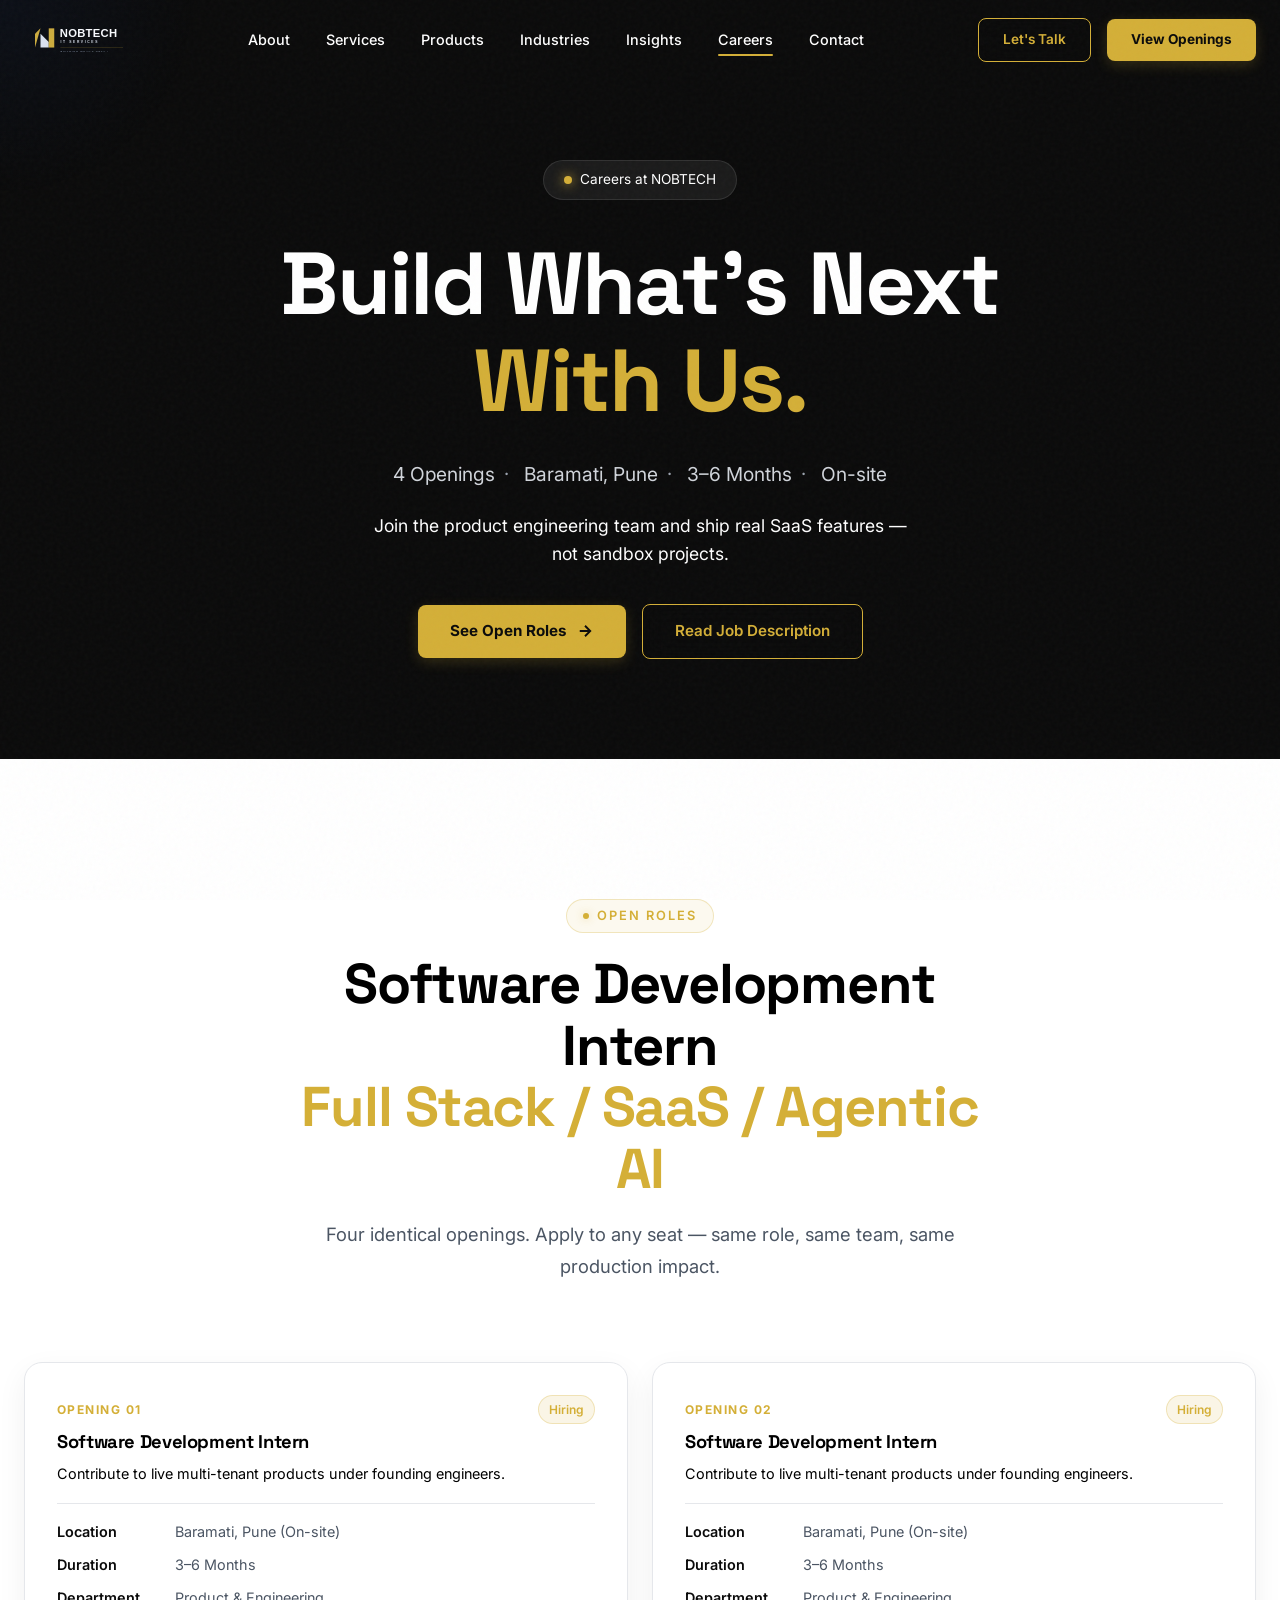
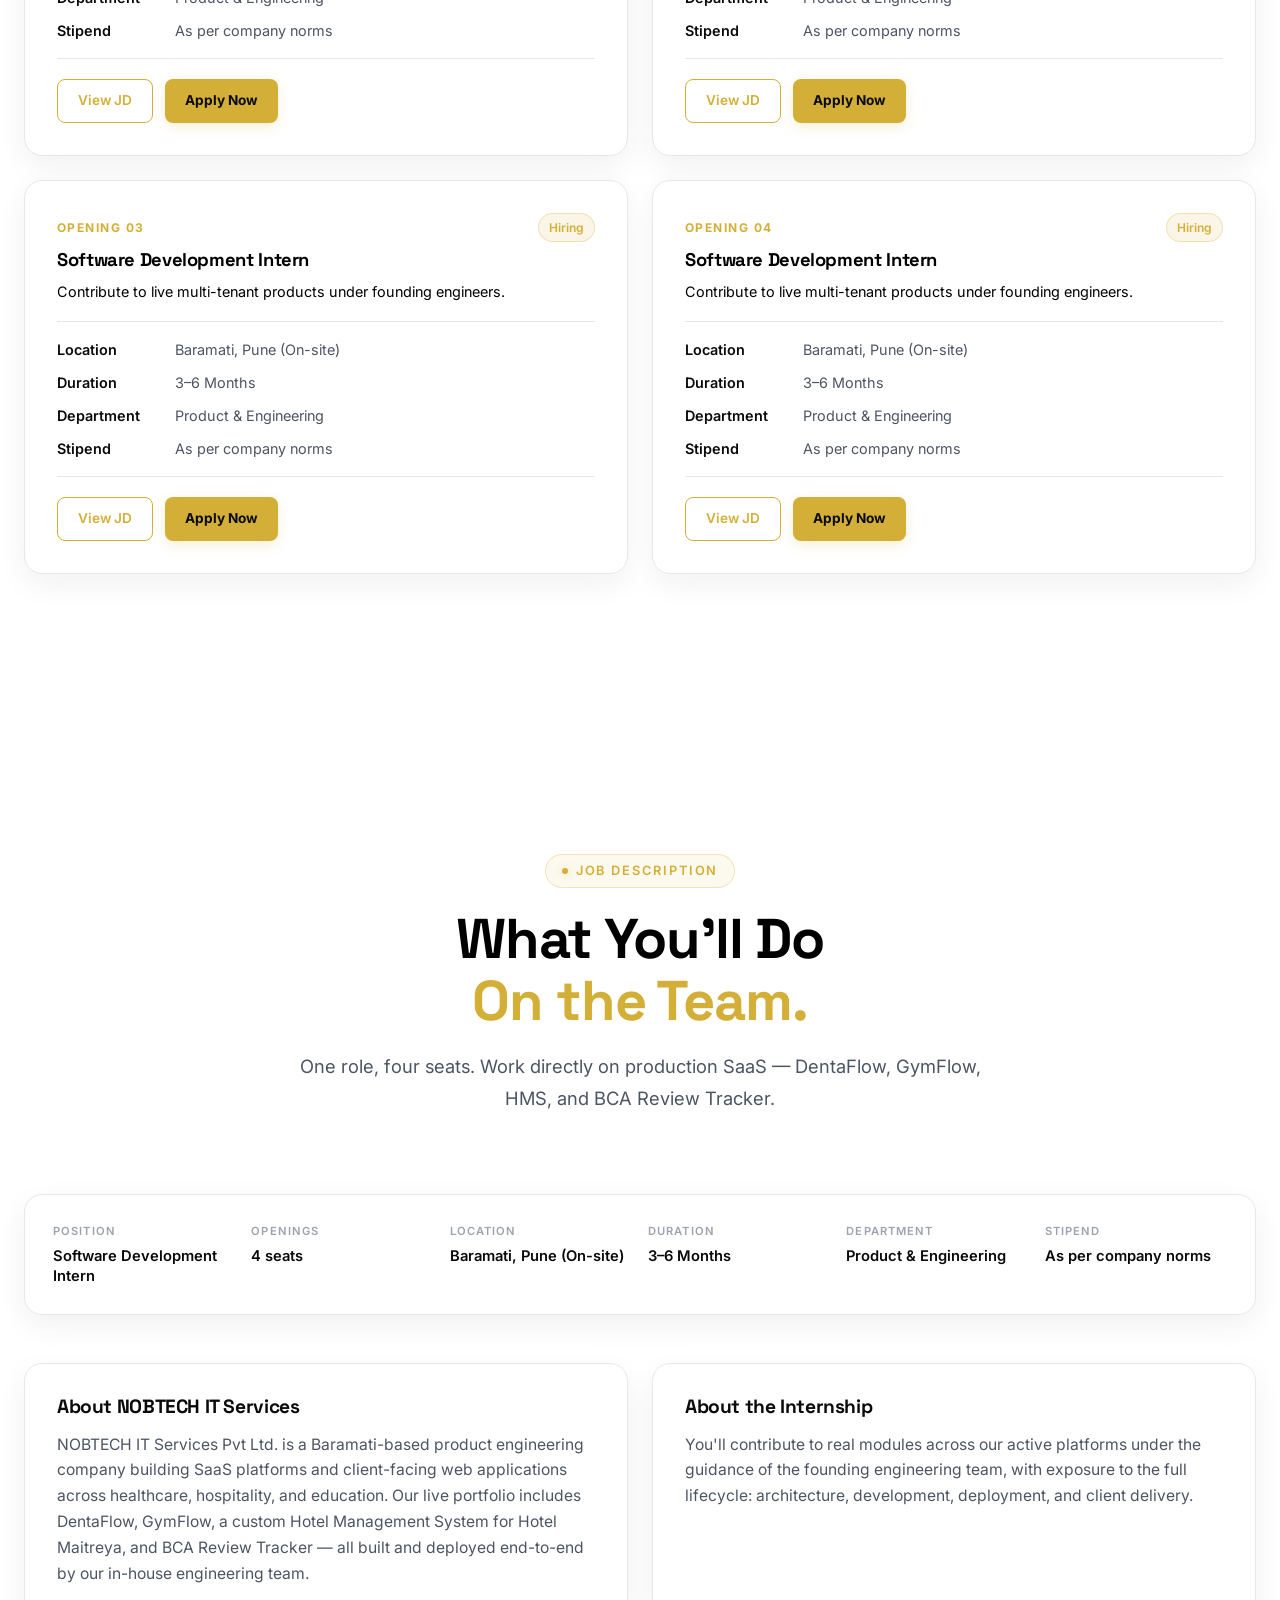
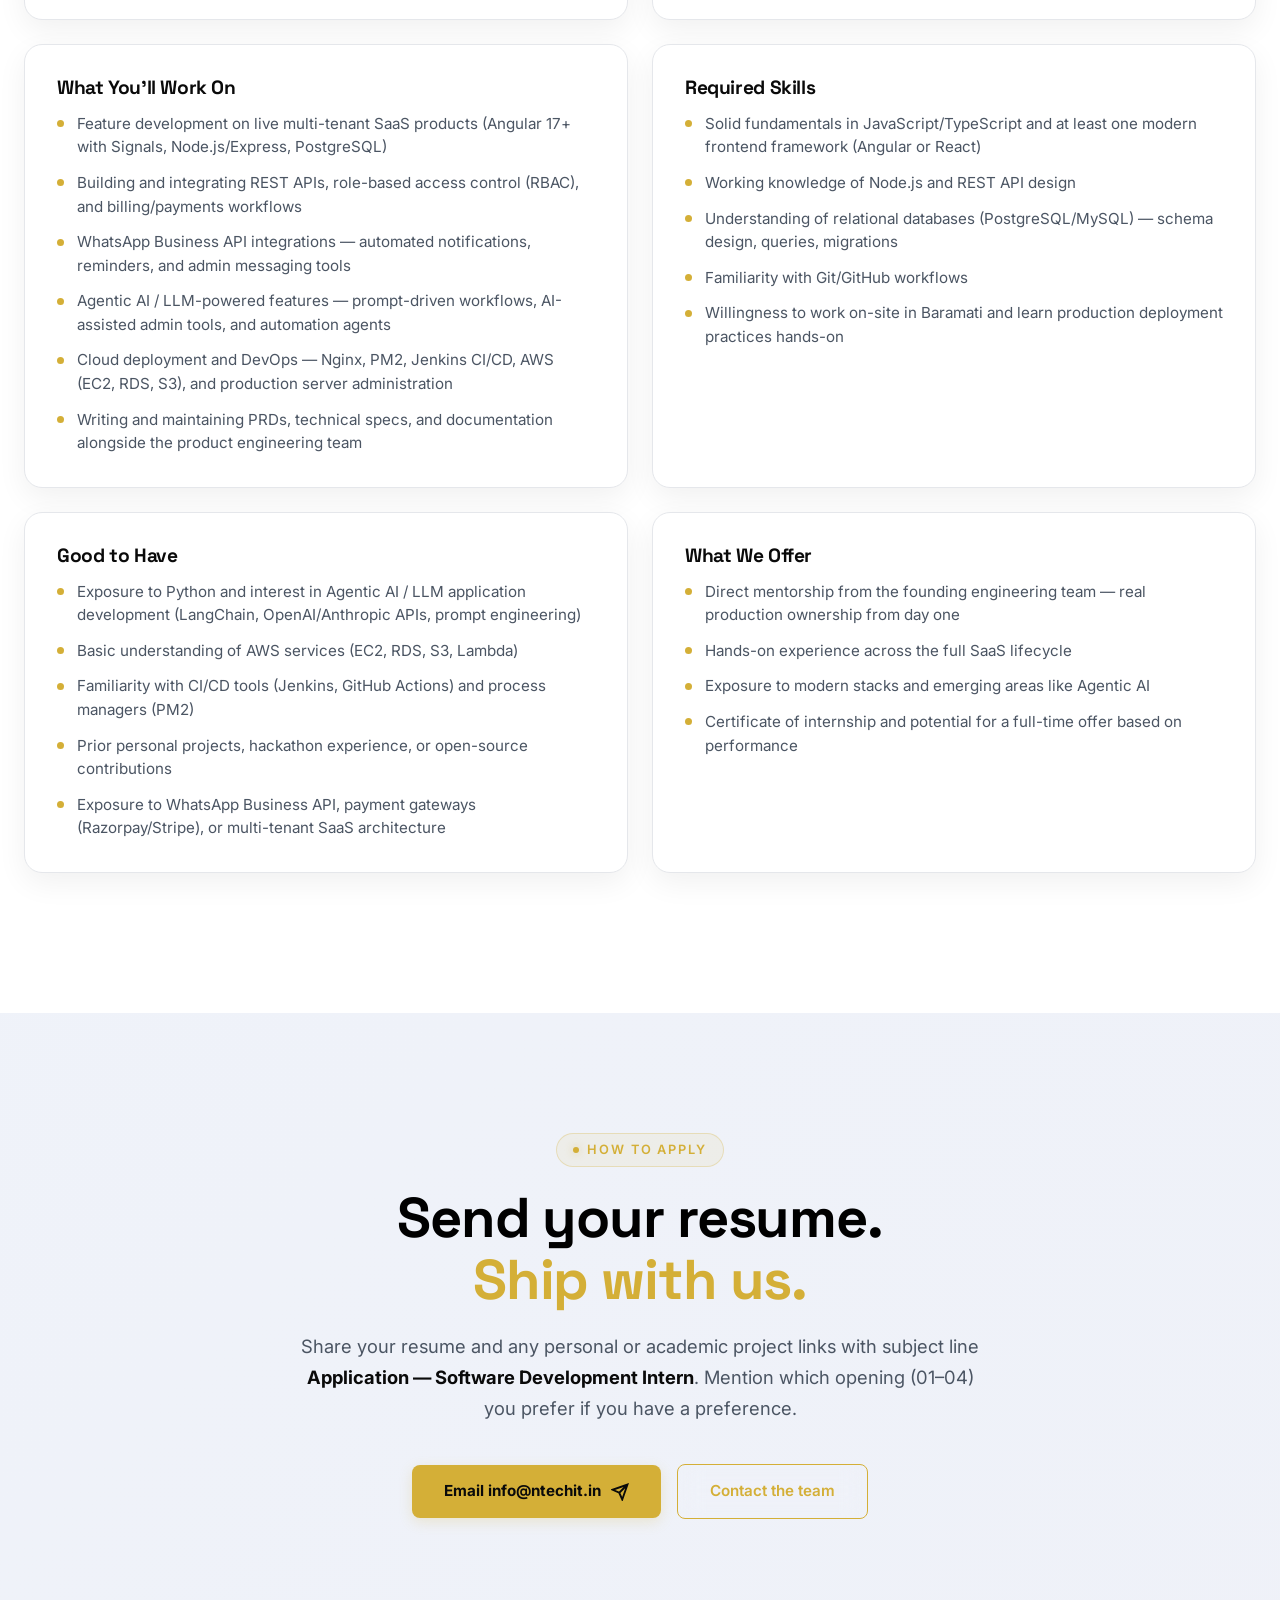
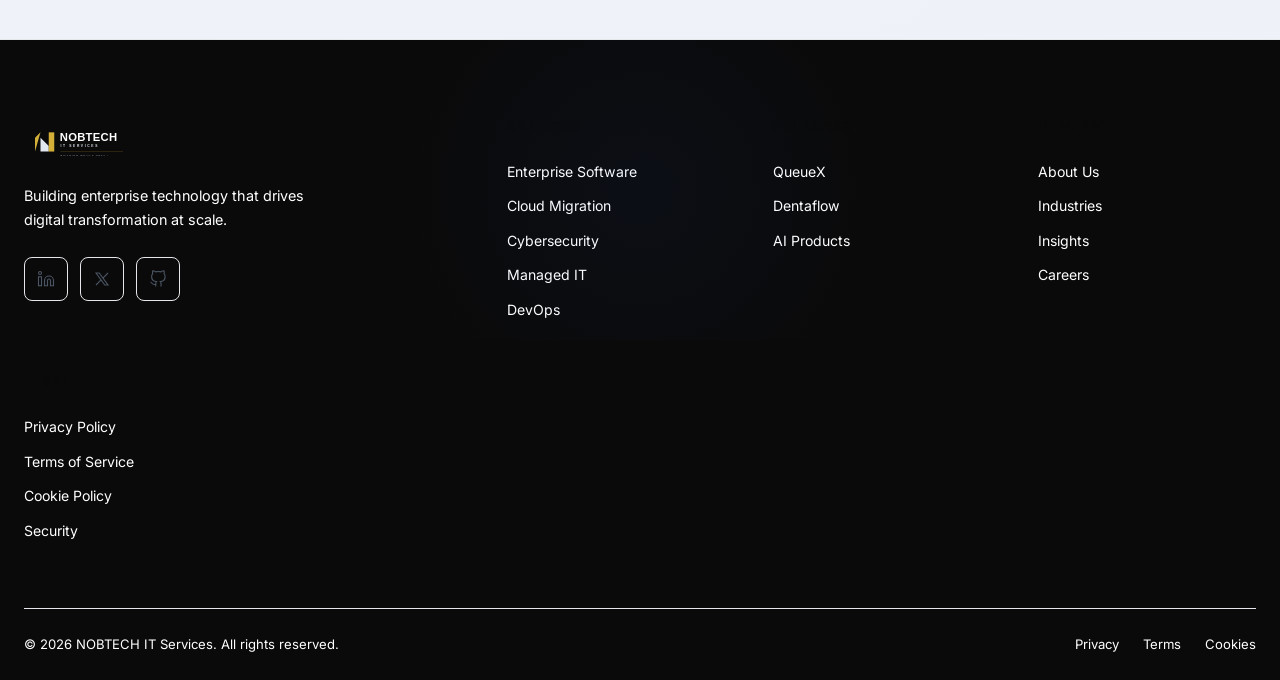
<file: careers.html>
<!DOCTYPE html>
<html lang="en">
<head>
  <meta charset="UTF-8">
  <meta name="viewport" content="width=device-width, initial-scale=1.0">
  <meta name="description" content="Careers at NOBTECH IT Services — Software Development Intern openings in Full Stack, SaaS & Agentic AI. On-site in Baramati, Pune.">
  <meta name="keywords" content="careers, internship, software development intern, full stack, SaaS, Agentic AI, NOBTECH, Baramati">
  <meta name="author" content="NOBTECH IT Services">
  <meta name="robots" content="index, follow">
  <meta name="theme-color" content="#0A0A0A">

  <meta property="og:type" content="website">
  <meta property="og:title" content="Careers — NOBTECH IT Services">
  <meta property="og:description" content="4 Software Development Intern openings — Full Stack / SaaS / Agentic AI. Work on live production products.">
  <meta property="og:url" content="https://www.ntechit.in/careers.html">
  <meta property="og:image" content="https://www.ntechit.in/assets/images/og-image.png">

  <title>Careers — NOBTECH IT Services</title>
  <link rel="icon" type="image/png" href="assets/images/favicon.png">

  <link rel="preconnect" href="https://fonts.googleapis.com">
  <link rel="preconnect" href="https://fonts.gstatic.com" crossorigin>
  <link href="https://fonts.googleapis.com/css2?family=Inter:wght@400;500;600;700&family=Space+Grotesk:wght@400;500;600;700&family=Manrope:wght@700&display=swap" rel="stylesheet">

  <link rel="stylesheet" href="assets/css/style.css">
  <link rel="stylesheet" href="assets/css/animations.css">
  <link rel="stylesheet" href="assets/css/responsive.css">
</head>
<body class="careers-page">

  <div class="loader" role="status" aria-label="Loading">
    <div class="loader-logo">
      <img src="assets/images/logo-icon.svg" alt="NOBTECH" width="60" height="60" style="animation: pulse 1.5s ease-in-out infinite;">
    </div>
    <div class="loader-bar"><div class="loader-bar-fill"></div></div>
  </div>

  <div class="cursor-glow" aria-hidden="true"></div>

  <nav class="navbar" role="navigation" aria-label="Main navigation">
    <div class="container">
      <a href="index.html" class="nav-logo" aria-label="NOBTECH Home">
        <img src="assets/images/logo-black.svg" alt="NOBTECH" style="height: 48px; width: auto;">
      </a>

      <div class="nav-links">
        <a href="index.html#about" class="nav-link">About</a>
        <a href="index.html#services" class="nav-link">Services</a>
        <a href="index.html#products" class="nav-link">Products</a>
        <a href="index.html#industries" class="nav-link">Industries</a>
        <a href="index.html#insights" class="nav-link">Insights</a>
        <a href="careers.html" class="nav-link active">Careers</a>
        <a href="index.html#contact" class="nav-link">Contact</a>
      </div>

      <div class="nav-cta">
        <a href="index.html#contact" class="btn btn-secondary">Let's Talk</a>
        <a href="#openings" class="btn btn-primary magnetic">View Openings</a>
      </div>

      <button class="nav-toggle" aria-label="Toggle navigation" aria-expanded="false">
        <span></span><span></span><span></span>
      </button>
    </div>
  </nav>

  <div class="nav-overlay" aria-hidden="true">
    <div class="nav-mobile">
      <a href="index.html#about" class="nav-link">About</a>
      <a href="index.html#services" class="nav-link">Services</a>
      <a href="index.html#products" class="nav-link">Products</a>
      <a href="index.html#industries" class="nav-link">Industries</a>
      <a href="index.html#insights" class="nav-link">Insights</a>
      <a href="careers.html" class="nav-link">Careers</a>
      <a href="index.html#contact" class="nav-link">Contact</a>
      <a href="#openings" class="btn btn-primary">View Openings</a>
    </div>
  </div>

  <!-- ======================== CAREERS HERO ======================== -->
  <section class="hero careers-hero" id="hero">
    <div class="hero-bg">
      <div class="hero-aurora" aria-hidden="true"></div>
      <div class="hero-grid" aria-hidden="true"></div>
    </div>

    <div class="container">
      <div class="hero-content">
        <div class="hero-badge reveal">
          <span class="hero-badge-dot"></span>
          Careers at NOBTECH
        </div>

        <h1 class="reveal">Build What's Next<br><span class="text-gradient">With Us.</span></h1>

        <p class="hero-sub reveal">
          <span>4 Openings</span>
          <span>Baramati, Pune</span>
          <span>3–6 Months</span>
          <span>On-site</span>
        </p>

        <p class="careers-hero-lead reveal">
          Join the product engineering team and ship real SaaS features — not sandbox projects.
        </p>

        <div class="hero-buttons reveal">
          <a href="#openings" class="btn btn-primary magnetic">
            See Open Roles
            <svg class="btn-icon" width="18" height="18" viewBox="0 0 24 24" fill="none" stroke="currentColor" stroke-width="2.5"><path d="M5 12h14M12 5l7 7-7 7"/></svg>
          </a>
          <a href="#jd" class="btn btn-secondary">Read Job Description</a>
        </div>
      </div>
    </div>
  </section>

  <!-- ======================== OPENINGS ======================== -->
  <section class="section" id="openings">
    <div class="container">
      <div class="section-header reveal">
        <span class="section-label">Open Roles</span>
        <h2>Software Development Intern<br><span class="text-gradient">Full Stack / SaaS / Agentic AI</span></h2>
        <p>Four identical openings. Apply to any seat — same role, same team, same production impact.</p>
      </div>

      <div class="openings-grid stagger-children">
        <article class="service-card opening-card" id="opening-1">
          <div class="opening-card-top">
            <span class="opening-badge">Opening 01</span>
            <span class="opening-status">Hiring</span>
          </div>
          <h3>Software Development Intern</h3>
          <p>Contribute to live multi-tenant products under founding engineers.</p>
          <ul class="opening-meta">
            <li><span>Location</span> Baramati, Pune (On-site)</li>
            <li><span>Duration</span> 3–6 Months</li>
            <li><span>Department</span> Product &amp; Engineering</li>
            <li><span>Stipend</span> As per company norms</li>
          </ul>
          <div class="opening-actions">
            <a href="#jd" class="btn btn-secondary">View JD</a>
            <a href="mailto:info@ntechit.in?subject=Application%20%E2%80%94%20Software%20Development%20Intern%20(Opening%2001)" class="btn btn-primary">Apply Now</a>
          </div>
        </article>

        <article class="service-card opening-card" id="opening-2">
          <div class="opening-card-top">
            <span class="opening-badge">Opening 02</span>
            <span class="opening-status">Hiring</span>
          </div>
          <h3>Software Development Intern</h3>
          <p>Contribute to live multi-tenant products under founding engineers.</p>
          <ul class="opening-meta">
            <li><span>Location</span> Baramati, Pune (On-site)</li>
            <li><span>Duration</span> 3–6 Months</li>
            <li><span>Department</span> Product &amp; Engineering</li>
            <li><span>Stipend</span> As per company norms</li>
          </ul>
          <div class="opening-actions">
            <a href="#jd" class="btn btn-secondary">View JD</a>
            <a href="mailto:info@ntechit.in?subject=Application%20%E2%80%94%20Software%20Development%20Intern%20(Opening%2002)" class="btn btn-primary">Apply Now</a>
          </div>
        </article>

        <article class="service-card opening-card" id="opening-3">
          <div class="opening-card-top">
            <span class="opening-badge">Opening 03</span>
            <span class="opening-status">Hiring</span>
          </div>
          <h3>Software Development Intern</h3>
          <p>Contribute to live multi-tenant products under founding engineers.</p>
          <ul class="opening-meta">
            <li><span>Location</span> Baramati, Pune (On-site)</li>
            <li><span>Duration</span> 3–6 Months</li>
            <li><span>Department</span> Product &amp; Engineering</li>
            <li><span>Stipend</span> As per company norms</li>
          </ul>
          <div class="opening-actions">
            <a href="#jd" class="btn btn-secondary">View JD</a>
            <a href="mailto:info@ntechit.in?subject=Application%20%E2%80%94%20Software%20Development%20Intern%20(Opening%2003)" class="btn btn-primary">Apply Now</a>
          </div>
        </article>

        <article class="service-card opening-card" id="opening-4">
          <div class="opening-card-top">
            <span class="opening-badge">Opening 04</span>
            <span class="opening-status">Hiring</span>
          </div>
          <h3>Software Development Intern</h3>
          <p>Contribute to live multi-tenant products under founding engineers.</p>
          <ul class="opening-meta">
            <li><span>Location</span> Baramati, Pune (On-site)</li>
            <li><span>Duration</span> 3–6 Months</li>
            <li><span>Department</span> Product &amp; Engineering</li>
            <li><span>Stipend</span> As per company norms</li>
          </ul>
          <div class="opening-actions">
            <a href="#jd" class="btn btn-secondary">View JD</a>
            <a href="mailto:info@ntechit.in?subject=Application%20%E2%80%94%20Software%20Development%20Intern%20(Opening%2004)" class="btn btn-primary">Apply Now</a>
          </div>
        </article>
      </div>
    </div>
  </section>

  <!-- ======================== JOB DESCRIPTION ======================== -->
  <section class="section" id="jd" style="background: var(--secondary);">
    <div class="container">
      <div class="section-header reveal">
        <span class="section-label">Job Description</span>
        <h2>What You'll Do<br><span class="text-gradient">On the Team.</span></h2>
        <p>One role, four seats. Work directly on production SaaS — DentaFlow, GymFlow, HMS, and BCA Review Tracker.</p>
      </div>

      <div class="jd-snapshot-bar reveal">
        <div><span>Position</span><strong>Software Development Intern</strong></div>
        <div><span>Openings</span><strong>4 seats</strong></div>
        <div><span>Location</span><strong>Baramati, Pune (On-site)</strong></div>
        <div><span>Duration</span><strong>3–6 Months</strong></div>
        <div><span>Department</span><strong>Product &amp; Engineering</strong></div>
        <div><span>Stipend</span><strong>As per company norms</strong></div>
      </div>

      <div class="jd-grid stagger-children">
        <div class="jd-block">
          <h3>About NOBTECH IT Services</h3>
          <p>NOBTECH IT Services Pvt Ltd. is a Baramati-based product engineering company building SaaS platforms and client-facing web applications across healthcare, hospitality, and education. Our live portfolio includes DentaFlow, GymFlow, a custom Hotel Management System for Hotel Maitreya, and BCA Review Tracker — all built and deployed end-to-end by our in-house engineering team.</p>
        </div>

        <div class="jd-block">
          <h3>About the Internship</h3>
          <p>You'll contribute to real modules across our active platforms under the guidance of the founding engineering team, with exposure to the full lifecycle: architecture, development, deployment, and client delivery.</p>
        </div>

        <div class="jd-block">
          <h3>What You'll Work On</h3>
          <ul class="jd-list">
            <li>Feature development on live multi-tenant SaaS products (Angular 17+ with Signals, Node.js/Express, PostgreSQL)</li>
            <li>Building and integrating REST APIs, role-based access control (RBAC), and billing/payments workflows</li>
            <li>WhatsApp Business API integrations — automated notifications, reminders, and admin messaging tools</li>
            <li>Agentic AI / LLM-powered features — prompt-driven workflows, AI-assisted admin tools, and automation agents</li>
            <li>Cloud deployment and DevOps — Nginx, PM2, Jenkins CI/CD, AWS (EC2, RDS, S3), and production server administration</li>
            <li>Writing and maintaining PRDs, technical specs, and documentation alongside the product engineering team</li>
          </ul>
        </div>

        <div class="jd-block">
          <h3>Required Skills</h3>
          <ul class="jd-list">
            <li>Solid fundamentals in JavaScript/TypeScript and at least one modern frontend framework (Angular or React)</li>
            <li>Working knowledge of Node.js and REST API design</li>
            <li>Understanding of relational databases (PostgreSQL/MySQL) — schema design, queries, migrations</li>
            <li>Familiarity with Git/GitHub workflows</li>
            <li>Willingness to work on-site in Baramati and learn production deployment practices hands-on</li>
          </ul>
        </div>

        <div class="jd-block">
          <h3>Good to Have</h3>
          <ul class="jd-list">
            <li>Exposure to Python and interest in Agentic AI / LLM application development (LangChain, OpenAI/Anthropic APIs, prompt engineering)</li>
            <li>Basic understanding of AWS services (EC2, RDS, S3, Lambda)</li>
            <li>Familiarity with CI/CD tools (Jenkins, GitHub Actions) and process managers (PM2)</li>
            <li>Prior personal projects, hackathon experience, or open-source contributions</li>
            <li>Exposure to WhatsApp Business API, payment gateways (Razorpay/Stripe), or multi-tenant SaaS architecture</li>
          </ul>
        </div>

        <div class="jd-block">
          <h3>What We Offer</h3>
          <ul class="jd-list">
            <li>Direct mentorship from the founding engineering team — real production ownership from day one</li>
            <li>Hands-on experience across the full SaaS lifecycle</li>
            <li>Exposure to modern stacks and emerging areas like Agentic AI</li>
            <li>Certificate of internship and potential for a full-time offer based on performance</li>
          </ul>
        </div>
      </div>
    </div>
  </section>

  <!-- ======================== APPLY ======================== -->
  <section class="cta-section" id="apply">
    <div class="container">
      <div class="cta-content reveal">
        <span class="section-label">How to Apply</span>
        <h2>Send your resume.<br><span class="text-gradient">Ship with us.</span></h2>
        <p>Share your resume and any personal or academic project links with subject line <strong>Application — Software Development Intern</strong>. Mention which opening (01–04) you prefer if you have a preference.</p>
        <div class="cta-buttons">
          <a href="mailto:info@ntechit.in?subject=Application%20%E2%80%94%20Software%20Development%20Intern" class="btn btn-primary magnetic">
            Email info@ntechit.in
            <svg class="btn-icon" width="18" height="18" viewBox="0 0 24 24" fill="none" stroke="currentColor" stroke-width="2.5"><path d="M22 2L11 13M22 2l-7 20-4-9-9-4 20-7z"/></svg>
          </a>
          <a href="index.html#contact" class="btn btn-secondary">Contact the team</a>
        </div>
      </div>
    </div>
  </section>

  <footer class="footer" role="contentinfo">
    <div class="container">
      <div class="footer-grid">
        <div class="footer-brand">
          <a href="index.html" class="nav-logo" aria-label="NOBTECH Home">
            <img src="assets/images/logo-black.svg" alt="NOBTECH" style="height: 48px; width: auto;">
          </a>
          <p>Building enterprise technology that drives digital transformation at scale.</p>
          <div class="contact-social" style="margin-top: 0;">
            <a href="#" class="social-link" aria-label="LinkedIn">
              <svg viewBox="0 0 24 24" fill="none" stroke="currentColor" stroke-width="1.5"><path d="M16 8a6 6 0 0 1 6 6v7h-4v-7a2 2 0 0 0-2-2 2 2 0 0 0-2 2v7h-4v-7a6 6 0 0 1 6-6z"/><rect x="2" y="9" width="4" height="12"/><circle cx="4" cy="4" r="2"/></svg>
            </a>
            <a href="#" class="social-link" aria-label="Twitter">
              <svg viewBox="0 0 24 24" fill="none" stroke="currentColor" stroke-width="1.5"><path d="M4 4l11.733 16h4.267l-11.733 -16z"/><path d="M4 20l6.768 -6.768m2.46 -2.46l6.772 -6.772"/></svg>
            </a>
            <a href="#" class="social-link" aria-label="GitHub">
              <svg viewBox="0 0 24 24" fill="none" stroke="currentColor" stroke-width="1.5"><path d="M9 19c-5 1.5-5-2.5-7-3m14 6v-3.87a3.37 3.37 0 0 0-.94-2.61c3.14-.35 6.44-1.54 6.44-7A5.44 5.44 0 0 0 20 4.77 5.07 5.07 0 0 0 19.91 1S18.73.65 16 2.48a13.38 13.38 0 0 0-7 0C6.27.65 5.09 1 5.09 1A5.07 5.07 0 0 0 5 4.77a5.44 5.44 0 0 0-1.5 3.78c0 5.42 3.3 6.61 6.44 7A3.37 3.37 0 0 0 9 18.13V22"/></svg>
            </a>
          </div>
        </div>

        <div class="footer-col">
          <h4>Services</h4>
          <a href="index.html#services">Enterprise Software</a>
          <a href="index.html#services">Cloud Migration</a>
          <a href="index.html#services">Cybersecurity</a>
          <a href="index.html#services">Managed IT</a>
          <a href="index.html#services">DevOps</a>
        </div>

        <div class="footer-col">
          <h4>Products</h4>
          <a href="index.html#products">QueueX</a>
          <a href="index.html#products">Dentaflow</a>
          <a href="index.html#products">AI Products</a>
        </div>

        <div class="footer-col">
          <h4>Company</h4>
          <a href="index.html#about">About Us</a>
          <a href="index.html#industries">Industries</a>
          <a href="index.html#insights">Insights</a>
          <a href="careers.html">Careers</a>
        </div>

        <div class="footer-col">
          <h4>Legal</h4>
          <a href="#">Privacy Policy</a>
          <a href="#">Terms of Service</a>
          <a href="#">Cookie Policy</a>
          <a href="#">Security</a>
        </div>
      </div>

      <div class="footer-bottom">
        <p>&copy; 2026 NOBTECH IT Services. All rights reserved.</p>
        <div class="footer-bottom-links">
          <a href="#">Privacy</a>
          <a href="#">Terms</a>
          <a href="#">Cookies</a>
        </div>
      </div>
    </div>
  </footer>

  <button class="scroll-top" aria-label="Scroll to top">
    <svg viewBox="0 0 24 24" fill="none" stroke="currentColor" stroke-width="2"><polyline points="18 15 12 9 6 15"/></svg>
  </button>

  <script src="assets/js/app.js"></script>
  <script src="assets/js/animations.js"></script>
</body>
</html>
</file>
<file: assets/css/style.css>
/* ============================================
   NexusTech IT Services — Premium Design System
   ============================================ */

/* --- CSS Variables --- */
:root {
  --primary: #FAFAFA;
  --secondary: #FFFFFF;
  --accent: #D4AF37;
  --obsidian: #0A0A0A;
  --carbon: #1A1A1A;
  --success: #00B67A;
  --warning: #F5A524;
  --error: #E5484D;
  --info: #3B82F6;
  --accent2: #D4AF37;
  --accent3: #1D4ED8;
  --white: #FFFFFF;
  --text-main: #0A0A0A;
  --muted: #4B5563;
  --dark-800: #E5E7EB;
  --dark-700: #D1D5DB;
  --dark-600: #9CA3AF;
  --glass-bg: #FFFFFF;
  --glass-border: #E5E7EB;
  --glass-shadow: 0 12px 40px rgba(0, 0, 0, 0.04);
  --glow-accent: 0 0 40px rgba(37, 99, 235, 0.15);
  --glow-accent2: 0 0 40px rgba(2, 132, 199, 0.15);
  --glow-accent3: 0 0 40px rgba(29, 78, 216, 0.15);
  --radius-sm: 8px;
  --radius-md: 16px;
  --radius-lg: 24px;
  --radius-xl: 28px;
  --font-heading: 'Space Grotesk', sans-serif;
  --font-body: 'Inter', sans-serif;
  --transition-fast: 0.2s cubic-bezier(0.4, 0, 0.2, 1);
  --transition-smooth: 0.4s cubic-bezier(0.4, 0, 0.2, 1);
  --transition-spring: 0.6s cubic-bezier(0.34, 1.56, 0.64, 1);
  --max-width: 1280px;
  --section-padding: 140px 0;
}

/* --- Reset & Base --- */
*, *::before, *::after {
  margin: 0;
  padding: 0;
  box-sizing: border-box;
}

html {
  scroll-behavior: smooth;
  font-size: 16px;
  -webkit-font-smoothing: antialiased;
  -moz-osx-font-smoothing: grayscale;
}

body {
  font-family: var(--font-body);
  background: var(--primary);
  color: var(--text-main);
  line-height: 1.6;
  overflow-x: hidden;
  position: relative;
}

body::before {
  content: '';
  position: fixed;
  inset: 0;
  background: url("data:image/svg+xml,%3Csvg viewBox='0 0 256 256' xmlns='http://www.w3.org/2000/svg'%3E%3Cfilter id='n'%3E%3CfeTurbulence type='fractalNoise' baseFrequency='0.9' numOctaves='4' stitchTiles='stitch'/%3E%3C/filter%3E%3Crect width='100%25' height='100%25' filter='url(%23n)' opacity='0.03'/%3E%3C/svg%3E");
  pointer-events: none;
  z-index: 9999;
}

::selection {
  background: rgba(37, 99, 235, 0.3);
  color: var(--text-main);
}

img {
  max-width: 100%;
  height: auto;
  display: block;
}

a {
  color: inherit;
  text-decoration: none;
}

ul, ol {
  list-style: none;
}

button {
  border: none;
  background: none;
  cursor: pointer;
  font-family: inherit;
  color: inherit;
}

input, textarea, select {
  font-family: inherit;
  border: none;
  outline: none;
  background: none;
  color: inherit;
}

/* --- Typography --- */
h1, h2, h3, h4, h5, h6 {
  font-family: var(--font-heading);
  font-weight: 700;
  line-height: 1.1;
  letter-spacing: -0.02em;
}

h1 { font-size: clamp(3rem, 7vw, 5.5rem); }
h2 { font-size: clamp(2.2rem, 4.5vw, 3.5rem); }
h3 { font-size: clamp(1.4rem, 2.5vw, 1.8rem); }
h4 { font-size: clamp(1.1rem, 1.5vw, 1.3rem); }

p {
  color: var(--muted);
  font-size: 1.05rem;
  line-height: 1.7;
}

.text-gradient {
  background: linear-gradient(135deg, var(--accent), var(--accent2));
  -webkit-background-clip: text;
  -webkit-text-fill-color: transparent;
  background-clip: text;
}

.text-gradient-blue {
  color: #3B82F6 !important;
}

.text-gradient-alt {
  background: linear-gradient(135deg, var(--accent3), var(--accent));
  -webkit-background-clip: text;
  -webkit-text-fill-color: transparent;
  background-clip: text;
}

/* --- Layout --- */
.container {
  width: 100%;
  max-width: var(--max-width);
  margin: 0 auto;
  padding: 0 24px;
}

.section {
  padding: var(--section-padding);
  position: relative;
}

.section-header {
  text-align: center;
  max-width: 720px;
  margin: 0 auto 80px;
}

.section-label {
  display: inline-flex;
  align-items: center;
  gap: 8px;
  font-size: 0.8rem;
  font-weight: 600;
  text-transform: uppercase;
  letter-spacing: 0.15em;
  color: var(--accent);
  margin-bottom: 20px;
  padding: 6px 16px;
  border-radius: 100px;
  border: 1px solid rgba(37, 99, 235, 0.2);
  background: rgba(37, 99, 235, 0.05);
}

.section-label::before {
  content: '';
  width: 6px;
  height: 6px;
  border-radius: 50%;
  background: var(--accent);
  box-shadow: 0 0 8px var(--accent);
}

.section-header h2 {
  margin-bottom: 20px;
}

.section-header p {
  font-size: 1.15rem;
}

/* --- Grid Utilities --- */
.grid {
  display: grid;
  gap: 24px;
}

.grid-2 { grid-template-columns: repeat(2, 1fr); }
.grid-3 { grid-template-columns: repeat(3, 1fr); }
.grid-4 { grid-template-columns: repeat(4, 1fr); }

/* --- Buttons --- */
.btn {
  display: inline-flex;
  align-items: center;
  gap: 10px;
  padding: 14px 32px;
  font-size: 0.95rem;
  font-weight: 600;
  border-radius: var(--radius-md);
  transition: all var(--transition-smooth);
  position: relative;
  overflow: hidden;
  cursor: pointer;
}

.btn::before {
  content: '';
  position: absolute;
  inset: 0;
  border-radius: inherit;
  opacity: 0;
  transition: opacity var(--transition-smooth);
}

.btn-primary {
  background: linear-gradient(135deg, var(--accent), #0094CC);
  color: var(--white);
  font-weight: 700;
}

.btn-primary::before {
  background: linear-gradient(135deg, #00E5FF, var(--accent));
}

.btn-primary:hover {
  transform: translateY(-2px);
  box-shadow: 0 8px 30px rgba(37, 99, 235, 0.3);
}

.btn-primary:hover::before {
  opacity: 1;
}

.btn-secondary {
  border: 1px solid var(--glass-border);
  background: var(--glass-bg);
  backdrop-filter: blur(12px);
  color: var(--text-main);
}

.btn-secondary:hover {
  border-color: rgba(0, 0, 0, 0.15);
  background: rgba(245, 245, 245, 0.8);
  transform: translateY(-2px);
}

.btn-text {
  padding: 0;
  color: var(--accent);
  font-weight: 600;
}

.btn-text:hover {
  gap: 14px;
}

.btn-icon {
  transition: transform var(--transition-fast);
}

.btn:hover .btn-icon {
  transform: translateX(4px);
}

/* --- Cards --- */
.card {
  background: var(--glass-bg);
  border: 1px solid var(--glass-border);
  border-radius: var(--radius-lg);
  padding: 36px;
  backdrop-filter: blur(12px);
  transition: all var(--transition-smooth);
  position: relative;
  overflow: hidden;
}

.card::before {
  content: '';
  position: absolute;
  top: 0;
  left: 0;
  right: 0;
  height: 1px;
  background: linear-gradient(90deg, transparent, rgba(0,0,0,0.08), transparent);
  opacity: 0;
  transition: opacity var(--transition-smooth);
}

.card:hover {
  transform: translateY(-4px);
  border-color: rgba(0, 0, 0, 0.1);
  box-shadow: var(--glass-shadow);
}

.card:hover::before {
  opacity: 1;
}

.card-icon {
  width: 52px;
  height: 52px;
  border-radius: var(--radius-md);
  display: flex;
  align-items: center;
  justify-content: center;
  margin-bottom: 20px;
  position: relative;
}

.card-icon svg {
  width: 26px;
  height: 26px;
}

.card-icon.accent {
  background: rgba(37, 99, 235, 0.1);
  color: var(--accent);
}

.card-icon.accent2 {
  background: rgba(2, 132, 199, 0.1);
  color: var(--accent2);
}

.card-icon.accent3 {
  background: rgba(29, 78, 216, 0.1);
  color: var(--accent3);
}

.card h3 {
  margin-bottom: 12px;
}

.card p {
  font-size: 0.95rem;
}

/* --- Glass Panel --- */
.glass-panel {
  background: var(--glass-bg);
  border: 1px solid var(--glass-border);
  border-radius: var(--radius-lg);
  backdrop-filter: blur(16px);
  overflow: hidden;
}

/* ============================================
   NAVIGATION
   ============================================ */
.navbar {
  position: fixed;
  top: 0;
  left: 0;
  right: 0;
  z-index: 1000;
  padding: 16px 0;
  transition: all var(--transition-smooth);
}

.navbar.scrolled {
  padding: 10px 0;
  background: rgba(250, 250, 250, 0.85);
  backdrop-filter: blur(20px);
  border-bottom: 1px solid var(--glass-border);
}

.navbar .container {
  display: flex;
  align-items: center;
  justify-content: space-between;
}

.nav-logo {
  display: flex;
  align-items: center;
  gap: 10px;
  font-family: var(--font-heading);
  font-size: 1.35rem;
  font-weight: 700;
  letter-spacing: -0.02em;
}

.nav-logo-icon {
  width: 44px;
  height: 44px;
  position: relative;
  flex-shrink: 0;
  overflow: hidden;
}

.nav-logo-icon img {
  width: 160%;
  height: 160%;
  object-fit: contain;
  position: absolute;
  top: 50%;
  left: 50%;
  transform: translate(-50%, -50%);
}

.nav-links {
  display: flex;
  align-items: center;
  gap: 36px;
}

.nav-link {
  font-size: 0.9rem;
  color: var(--muted);
  transition: color var(--transition-fast);
  position: relative;
  font-weight: 500;
}

.nav-link:hover {
  color: var(--text-main);
}

.nav-link::after {
  content: '';
  position: absolute;
  bottom: -4px;
  left: 0;
  width: 0;
  height: 2px;
  background: var(--accent);
  border-radius: 1px;
  transition: width var(--transition-smooth);
}

.nav-link:hover::after {
  width: 100%;
}

.nav-cta {
  display: flex;
  align-items: center;
  gap: 16px;
}

.nav-cta .btn {
  padding: 10px 24px;
  font-size: 0.85rem;
}

.nav-toggle {
  display: none;
  flex-direction: column;
  gap: 5px;
  width: 28px;
  cursor: pointer;
  z-index: 1001;
}

.nav-toggle span {
  height: 2px;
  background: var(--text-main);
  border-radius: 2px;
  transition: all var(--transition-smooth);
}

.nav-toggle span:nth-child(1) { width: 100%; }
.nav-toggle span:nth-child(2) { width: 70%; }
.nav-toggle span:nth-child(3) { width: 50%; }

.nav-toggle.active span:nth-child(1) {
  transform: rotate(45deg) translate(5px, 5px);
}

.nav-toggle.active span:nth-child(2) {
  opacity: 0;
}

.nav-toggle.active span:nth-child(3) {
  width: 100%;
  transform: rotate(-45deg) translate(5px, -5px);
}

/* ============================================
   HERO SECTION
   ============================================ */
.hero {
  min-height: 100vh;
  display: flex;
  align-items: center;
  justify-content: center;
  position: relative;
  overflow: hidden;
  padding: 120px 0 80px;
}

.hero-bg {
  position: absolute;
  inset: 0;
  z-index: 0;
}

.hero-aurora {
  position: absolute;
  inset: 0;
  overflow: hidden;
}

.hero-aurora::before,
.hero-aurora::after {
  content: '';
  position: absolute;
  width: 600px;
  height: 600px;
  border-radius: 50%;
  filter: blur(120px);
  opacity: 0.4;
  animation: auroraFloat 12s ease-in-out infinite;
}

.hero-aurora::before {
  background: radial-gradient(circle, var(--accent), transparent 70%);
  top: -200px;
  right: -100px;
}

.hero-aurora::after {
  background: radial-gradient(circle, var(--accent3), transparent 70%);
  bottom: -200px;
  left: -100px;
  animation-delay: -6s;
}

.hero-grid {
  position: absolute;
  inset: 0;
  background-image:
    linear-gradient(rgba(0,0,0,0.04) 1px, transparent 1px),
    linear-gradient(90deg, rgba(0,0,0,0.04) 1px, transparent 1px);
  background-size: 60px 60px;
  mask-image: radial-gradient(ellipse 80% 60% at 50% 50%, black, transparent);
}

#hero-canvas {
  position: absolute;
  inset: 0;
  width: 100%;
  height: 100%;
}

.hero-content {
  position: relative;
  z-index: 2;
  text-align: center;
  max-width: 900px;
  margin: 0 auto;
}

.hero-badge {
  display: inline-flex;
  align-items: center;
  gap: 8px;
  padding: 8px 20px;
  border-radius: 100px;
  border: 1px solid var(--glass-border);
  background: var(--glass-bg);
  backdrop-filter: blur(12px);
  font-size: 0.85rem;
  color: var(--muted);
  margin-bottom: 36px;
}

.hero-badge-dot {
  width: 8px;
  height: 8px;
  border-radius: 50%;
  background: var(--accent2);
  box-shadow: 0 0 12px var(--accent2);
  animation: pulse 2s ease-in-out infinite;
}

.hero h1 {
  margin-bottom: 28px;
}

.hero-sub {
  font-size: 1.2rem;
  color: var(--muted);
  margin-bottom: 48px;
  line-height: 1.8;
}

.hero-sub span {
  display: inline-block;
  padding: 0 12px;
  position: relative;
}

.hero-sub span::after {
  content: '·';
  position: absolute;
  right: -2px;
  color: var(--dark-600);
}

.hero-sub span:last-child::after {
  display: none;
}

.hero-buttons {
  display: flex;
  align-items: center;
  justify-content: center;
  gap: 16px;
  margin-bottom: 80px;
}

.hero-visual {
  position: relative;
  width: 100%;
  max-width: 600px;
  margin: 0 auto;
}

.hero-sphere {
  width: 260px;
  height: 260px;
  margin: 0 auto;
  position: relative;
  border-radius: 50%;
  background: radial-gradient(circle at 30% 30%, rgba(37,99,235,0.2), rgba(2,132,199,0.1), transparent 70%);
  box-shadow:
    0 0 60px rgba(37,99,235,0.1),
    inset 0 0 60px rgba(2,132,199,0.05);
  animation: sphereFloat 6s ease-in-out infinite;
}

.hero-sphere::before {
  content: '';
  position: absolute;
  inset: -2px;
  border-radius: 50%;
  border: 1px solid rgba(37,99,235,0.15);
  animation: sphereRotate 20s linear infinite;
}

.hero-sphere::after {
  content: '';
  position: absolute;
  inset: 20px;
  border-radius: 50%;
  border: 1px dashed rgba(0,0,0,0.06);
  animation: sphereRotate 15s linear infinite reverse;
}

.hero-orbit {
  position: absolute;
  inset: -40px;
  border-radius: 50%;
  border: 1px solid rgba(0,0,0,0.05);
  animation: sphereRotate 30s linear infinite;
}

.hero-orbit-dot {
  position: absolute;
  width: 10px;
  height: 10px;
  border-radius: 50%;
  background: var(--accent);
  box-shadow: 0 0 15px var(--accent);
  top: 20px;
  left: 50%;
}

.hero-orbit-dot:nth-child(2) {
  background: var(--accent2);
  box-shadow: 0 0 15px var(--accent2);
  top: auto;
  bottom: 30px;
  left: 10%;
}

.hero-scroll {
  position: absolute;
  bottom: 40px;
  left: 50%;
  transform: translateX(-50%);
  display: flex;
  flex-direction: column;
  align-items: center;
  gap: 8px;
  color: var(--muted);
  font-size: 0.75rem;
  letter-spacing: 0.15em;
  text-transform: uppercase;
}

.hero-scroll-line {
  width: 1px;
  height: 40px;
  background: linear-gradient(to bottom, var(--accent), transparent);
  animation: scrollLine 2s ease-in-out infinite;
}

/* ============================================
   MARQUEE
   ============================================ */
.marquee-section {
  padding: 40px 0;
  border-top: 1px solid var(--glass-border);
  border-bottom: 1px solid var(--glass-border);
  overflow: hidden;
  position: relative;
}

.marquee-track {
  display: flex;
  animation: marquee 30s linear infinite;
  width: max-content;
}

.marquee-item {
  display: flex;
  align-items: center;
  gap: 12px;
  padding: 0 40px;
  font-family: var(--font-heading);
  font-size: 1.1rem;
  font-weight: 600;
  color: var(--dark-600);
  white-space: nowrap;
}

.marquee-item .dot {
  width: 6px;
  height: 6px;
  border-radius: 50%;
  background: var(--dark-700);
}

/* ============================================
   ABOUT SECTION
   ============================================ */
.about-grid {
  display: grid;
  grid-template-columns: 1fr 1fr;
  gap: 80px;
  align-items: center;
}

.about-content {
  max-width: 520px;
}

.about-content h2 {
  margin-bottom: 24px;
}

.about-content p {
  margin-bottom: 20px;
}

.about-values {
  display: flex;
  flex-wrap: wrap;
  gap: 12px;
  margin-top: 32px;
}

.about-value-tag {
  padding: 8px 20px;
  border-radius: 100px;
  border: 1px solid var(--glass-border);
  font-size: 0.85rem;
  color: var(--muted);
  transition: all var(--transition-smooth);
}

.about-value-tag:hover {
  border-color: var(--accent);
  color: var(--accent);
  background: rgba(37,99,235,0.05);
}

.about-stats {
  display: grid;
  grid-template-columns: 1fr 1fr;
  gap: 24px;
}

.stat-card {
  background: var(--glass-bg);
  border: 1px solid var(--glass-border);
  border-radius: var(--radius-lg);
  padding: 32px;
  text-align: center;
  transition: all var(--transition-smooth);
}

.stat-card:hover {
  border-color: rgba(0,0,0,0.1);
  transform: translateY(-2px);
}

.stat-number {
  font-family: var(--font-heading);
  font-size: 2.8rem;
  font-weight: 700;
  margin-bottom: 4px;
}

.stat-label {
  font-size: 0.85rem;
  color: var(--muted);
}

/* ============================================
   WHAT WE BUILD
   ============================================ */
.build-grid {
  display: grid;
  grid-template-columns: repeat(3, 1fr);
  gap: 20px;
}

.build-card {
  background: var(--glass-bg);
  border: 1px solid var(--glass-border);
  border-radius: var(--radius-lg);
  padding: 32px;
  transition: all var(--transition-smooth);
  position: relative;
  overflow: hidden;
}

.build-card::after {
  content: '';
  position: absolute;
  bottom: 0;
  left: 0;
  right: 0;
  height: 2px;
  background: linear-gradient(90deg, var(--accent), var(--accent2));
  transform: scaleX(0);
  transition: transform var(--transition-smooth);
}

.build-card:hover {
  transform: translateY(-4px);
  border-color: rgba(0,0,0,0.08);
}

.build-card:hover::after {
  transform: scaleX(1);
}

.build-card-icon {
  width: 44px;
  height: 44px;
  border-radius: var(--radius-sm);
  display: flex;
  align-items: center;
  justify-content: center;
  margin-bottom: 16px;
  background: rgba(37,99,235,0.08);
}

.build-card-icon svg {
  width: 22px;
  height: 22px;
  color: var(--accent);
}

.build-card h4 {
  margin-bottom: 8px;
}

.build-card p {
  font-size: 0.88rem;
  color: var(--muted);
}

/* ============================================
   TRANSFORMATION
   ============================================ */
.transform-flow {
  display: flex;
  align-items: stretch;
  gap: 0;
  overflow-x: auto;
  padding: 20px 0;
  scrollbar-width: none;
}

.transform-flow::-webkit-scrollbar { display: none; }

.transform-step {
  flex: 0 0 200px;
  text-align: center;
  position: relative;
  padding: 40px 20px;
}

.transform-step::after {
  content: '';
  position: absolute;
  top: 50%;
  right: -1px;
  width: 40px;
  height: 1px;
  background: linear-gradient(90deg, var(--accent), transparent);
}

.transform-step:last-child::after { display: none; }

.transform-step-num {
  width: 48px;
  height: 48px;
  border-radius: 50%;
  border: 2px solid var(--accent);
  display: flex;
  align-items: center;
  justify-content: center;
  margin: 0 auto 16px;
  font-family: var(--font-heading);
  font-weight: 700;
  font-size: 1rem;
  color: var(--accent);
  position: relative;
  background: var(--primary);
}

.transform-step h4 {
  font-size: 1rem;
  margin-bottom: 8px;
}

.transform-step p {
  font-size: 0.82rem;
}

/* ============================================
   SERVICES
   ============================================ */
.services-grid {
  display: grid;
  grid-auto-flow: dense;
  grid-template-columns: repeat(3, 1fr);
  gap: 20px;
}

.service-card {
  background: var(--glass-bg);
  border: 1px solid var(--glass-border);
  border-radius: var(--radius-lg);
  padding: 36px;
  transition: all var(--transition-smooth);
  position: relative;
  overflow: hidden;
  cursor: default;
}

.service-card .card-glow {
  position: absolute;
  top: -50%;
  left: -50%;
  width: 200%;
  height: 200%;
  background: radial-gradient(circle at center, transparent 30%, transparent 70%);
  opacity: 0;
  transition: opacity var(--transition-smooth);
  pointer-events: none;
}

.service-card:hover {
  transform: translateY(-6px);
  border-color: rgba(37,99,235,0.1);
  box-shadow: 0 20px 60px rgba(0,0,0,0.08);
}

.service-card:hover .card-glow {
  opacity: 1;
  background: radial-gradient(circle at center, rgba(37,99,235,0.05), transparent 70%);
}

.service-icon {
  width: 52px;
  height: 52px;
  border-radius: var(--radius-md);
  display: flex;
  align-items: center;
  justify-content: center;
  margin-bottom: 20px;
  background: rgba(37,99,235,0.08);
  transition: all var(--transition-smooth);
}

.service-card:hover .service-icon {
  background: rgba(37,99,235,0.1);
  box-shadow: 0 0 20px rgba(37,99,235,0.1);
}

.service-icon svg {
  width: 24px;
  height: 24px;
  color: var(--accent);
}

.service-card h3 {
  font-size: 1.15rem;
  margin-bottom: 10px;
}

.service-card p {
  font-size: 0.9rem;
}

/* ============================================
   PRODUCTS
   ============================================ */
.products-grid {
  display: grid;
  grid-template-columns: repeat(3, 1fr);
  gap: 24px;
}

.product-card {
  border-radius: var(--radius-xl);
  padding: 48px 36px;
  position: relative;
  overflow: hidden;
  transition: all var(--transition-smooth);
  border: 1px solid var(--glass-border);
}

.product-card.featured {
  background: linear-gradient(135deg, rgba(37,99,235,0.08), rgba(29,78,216,0.08));
  border-color: rgba(37,99,235,0.1);
}

.product-card:not(.featured) {
  background: var(--glass-bg);
}

.product-card:hover {
  transform: translateY(-6px);
  box-shadow: 0 24px 64px rgba(0,0,0,0.08);
}

.product-badge {
  display: inline-block;
  padding: 4px 14px;
  border-radius: 100px;
  font-size: 0.72rem;
  font-weight: 600;
  text-transform: uppercase;
  letter-spacing: 0.1em;
  margin-bottom: 20px;
}

.product-badge.live {
  background: rgba(59,130,246,0.1);
  color: var(--accent2);
  border: 1px solid rgba(59,130,246,0.2);
}

.product-badge.soon {
  background: rgba(2,132,199,0.05);
  color: var(--accent3);
  border: 1px solid rgba(2,132,199,0.1);
}

.product-card h3 {
  font-size: 1.5rem;
  margin-bottom: 12px;
}

.product-card p {
  margin-bottom: 24px;
}

.product-features {
  display: flex;
  flex-direction: column;
  gap: 10px;
  margin-bottom: 28px;
}

.product-feature {
  display: flex;
  align-items: center;
  gap: 10px;
  font-size: 0.88rem;
  color: var(--muted);
}

.product-feature svg {
  width: 16px;
  height: 16px;
  color: var(--accent2);
  flex-shrink: 0;
}

/* ============================================
   TECH STACK
   ============================================ */
.tech-wall {
  display: grid;
  grid-template-columns: repeat(6, 1fr);
  gap: 16px;
}

.tech-item {
  display: flex;
  flex-direction: column;
  align-items: center;
  gap: 12px;
  padding: 28px 16px;
  border-radius: var(--radius-md);
  border: 1px solid var(--glass-border);
  background: var(--glass-bg);
  transition: all var(--transition-smooth);
  cursor: default;
}

.tech-item:hover {
  border-color: rgba(37,99,235,0.15);
  transform: translateY(-4px);
  box-shadow: var(--glow-accent);
}

.tech-item-logo {
  width: 40px;
  height: 40px;
  display: flex;
  align-items: center;
  justify-content: center;
  font-size: 1.6rem;
  font-weight: 800;
  font-family: var(--font-heading);
  color: var(--accent);
}

.tech-item span {
  font-size: 0.8rem;
  color: var(--muted);
  text-align: center;
}

/* ============================================
   CYBERSECURITY
   ============================================ */
.cyber-layout {
  display: grid;
  grid-template-columns: 1fr 1fr;
  gap: 60px;
  align-items: center;
}

.cyber-dashboard {
  background: var(--glass-bg);
  border: 1px solid var(--glass-border);
  border-radius: var(--radius-xl);
  padding: 32px;
  position: relative;
  overflow: hidden;
}

.cyber-dashboard::before {
  content: '';
  position: absolute;
  top: -1px;
  left: 0;
  right: 0;
  height: 2px;
  background: linear-gradient(90deg, var(--accent), var(--accent2), var(--accent3));
}

.cyber-header {
  display: flex;
  align-items: center;
  justify-content: space-between;
  margin-bottom: 24px;
  padding-bottom: 16px;
  border-bottom: 1px solid var(--glass-border);
}

.cyber-status {
  display: flex;
  align-items: center;
  gap: 8px;
  font-size: 0.85rem;
  color: var(--accent2);
}

.cyber-status-dot {
  width: 8px;
  height: 8px;
  border-radius: 50%;
  background: var(--accent2);
  box-shadow: 0 0 8px var(--accent2);
  animation: pulse 2s infinite;
}

.cyber-metrics {
  display: grid;
  grid-template-columns: 1fr 1fr;
  gap: 16px;
  margin-bottom: 24px;
}

.cyber-metric {
  padding: 16px;
  border-radius: var(--radius-md);
  background: rgba(0,0,0,0.05);
  border: 1px solid var(--glass-border);
}

.cyber-metric-value {
  font-family: var(--font-heading);
  font-size: 1.6rem;
  font-weight: 700;
  margin-bottom: 4px;
}

.cyber-metric-label {
  font-size: 0.75rem;
  color: var(--muted);
  text-transform: uppercase;
  letter-spacing: 0.1em;
}

.cyber-bars {
  display: flex;
  flex-direction: column;
  gap: 12px;
}

.cyber-bar {
  display: flex;
  align-items: center;
  gap: 12px;
}

.cyber-bar-label {
  font-size: 0.8rem;
  color: var(--muted);
  width: 100px;
  flex-shrink: 0;
}

.cyber-bar-track {
  flex: 1;
  height: 6px;
  background: rgba(0,0,0,0.06);
  border-radius: 3px;
  overflow: hidden;
}

.cyber-bar-fill {
  height: 100%;
  border-radius: 3px;
  transition: width 1.5s ease;
}

.cyber-services {
  display: flex;
  flex-direction: column;
  gap: 16px;
}

.cyber-service-item {
  display: flex;
  align-items: flex-start;
  gap: 16px;
  padding: 20px;
  border-radius: var(--radius-md);
  border: 1px solid var(--glass-border);
  transition: all var(--transition-smooth);
}

.cyber-service-item:hover {
  border-color: rgba(37,99,235,0.1);
  background: rgba(37,99,235,0.03);
}

.cyber-service-icon {
  width: 40px;
  height: 40px;
  border-radius: var(--radius-sm);
  background: rgba(37,99,235,0.1);
  display: flex;
  align-items: center;
  justify-content: center;
  flex-shrink: 0;
}

.cyber-service-icon svg {
  width: 20px;
  height: 20px;
  color: var(--accent);
}

.cyber-service-item h4 {
  margin-bottom: 4px;
  font-size: 1rem;
}

.cyber-service-item p {
  font-size: 0.85rem;
}

/* ============================================
   MANAGED IT
   ============================================ */
.managed-grid {
  display: grid;
  grid-template-columns: repeat(4, 1fr);
  gap: 20px;
}

.managed-card {
  background: var(--glass-bg);
  border: 1px solid var(--glass-border);
  border-radius: var(--radius-lg);
  padding: 28px;
  text-align: center;
  transition: all var(--transition-smooth);
}

.managed-card:hover {
  transform: translateY(-4px);
  border-color: rgba(59,130,246,0.15);
  box-shadow: var(--glow-accent2);
}

.managed-card-icon {
  width: 48px;
  height: 48px;
  border-radius: 50%;
  background: rgba(59,130,246,0.08);
  display: flex;
  align-items: center;
  justify-content: center;
  margin: 0 auto 16px;
}

.managed-card-icon svg {
  width: 22px;
  height: 22px;
  color: var(--accent2);
}

.managed-card h4 {
  font-size: 0.95rem;
  margin-bottom: 8px;
}

.managed-card p {
  font-size: 0.82rem;
  color: var(--muted);
}

/* ============================================
   INDUSTRIES
   ============================================ */
.industries-grid {
  display: grid;
  grid-template-columns: repeat(3, 1fr);
  gap: 20px;
}

.industry-card {
  display: flex;
  align-items: center;
  gap: 16px;
  padding: 24px 28px;
  border-radius: var(--radius-lg);
  border: 1px solid var(--glass-border);
  background: var(--glass-bg);
  transition: all var(--transition-smooth);
}

.industry-card:hover {
  border-color: rgba(2,132,199,0.1);
  transform: translateX(4px);
  background: rgba(29,78,216,0.04);
}

.industry-icon {
  width: 44px;
  height: 44px;
  border-radius: var(--radius-sm);
  background: rgba(2,132,199,0.05);
  display: flex;
  align-items: center;
  justify-content: center;
  flex-shrink: 0;
}

.industry-icon svg {
  width: 22px;
  height: 22px;
  color: var(--accent3);
}

.industry-card h4 {
  font-size: 1rem;
}

.industry-card p {
  font-size: 0.82rem;
  color: var(--muted);
}

/* ============================================
   PROCESS
   ============================================ */
.process-timeline {
  display: flex;
  align-items: flex-start;
  justify-content: space-between;
  position: relative;
  padding: 0 40px;
}

.process-timeline::before {
  content: '';
  position: absolute;
  top: 28px;
  left: 80px;
  right: 80px;
  height: 2px;
  background: linear-gradient(90deg, var(--accent), var(--accent2), var(--accent3));
  opacity: 0.3;
}

.process-step {
  display: flex;
  flex-direction: column;
  align-items: center;
  text-align: center;
  width: 140px;
  position: relative;
}

.process-step-circle {
  width: 56px;
  height: 56px;
  border-radius: 50%;
  border: 2px solid var(--glass-border);
  display: flex;
  align-items: center;
  justify-content: center;
  margin-bottom: 20px;
  background: var(--primary);
  position: relative;
  z-index: 1;
  transition: all var(--transition-smooth);
}

.process-step:hover .process-step-circle {
  border-color: var(--accent);
  box-shadow: 0 0 20px rgba(37,99,235,0.15);
}

.process-step-circle svg {
  width: 24px;
  height: 24px;
  color: var(--accent);
}

.process-step h4 {
  font-size: 0.95rem;
  margin-bottom: 6px;
}

.process-step p {
  font-size: 0.8rem;
  color: var(--muted);
}

/* ============================================
   WHY CHOOSE US
   ============================================ */
.why-grid {
  display: grid;
  grid-template-columns: repeat(2, 1fr);
  gap: 20px;
}

.why-card {
  display: flex;
  align-items: flex-start;
  gap: 20px;
  padding: 28px;
  border-radius: var(--radius-lg);
  border: 1px solid var(--glass-border);
  background: var(--glass-bg);
  transition: all var(--transition-smooth);
}

.why-card:hover {
  border-color: rgba(37,99,235,0.12);
  transform: translateY(-2px);
}

.why-card-num {
  font-family: var(--font-heading);
  font-size: 2rem;
  font-weight: 800;
  color: rgba(37,99,235,0.1);
  line-height: 1;
  flex-shrink: 0;
}

.why-card h4 {
  margin-bottom: 6px;
  font-size: 1.05rem;
}

.why-card p {
  font-size: 0.88rem;
}

/* ============================================
   CLIENT SUCCESS
   ============================================ */
.success-stats {
  display: grid;
  grid-template-columns: repeat(4, 1fr);
  gap: 24px;
}

.success-stat {
  text-align: center;
  padding: 48px 24px;
  border-radius: var(--radius-xl);
  background: var(--glass-bg);
  border: 1px solid var(--glass-border);
  position: relative;
  overflow: hidden;
  transition: all var(--transition-smooth);
}

.success-stat:hover {
  transform: translateY(-4px);
  box-shadow: var(--glass-shadow);
}

.success-stat::before {
  content: '';
  position: absolute;
  top: 0;
  left: 0;
  right: 0;
  height: 3px;
  border-radius: 3px 3px 0 0;
}

.success-stat:nth-child(1)::before { background: var(--accent); }
.success-stat:nth-child(2)::before { background: var(--accent2); }
.success-stat:nth-child(3)::before { background: var(--accent3); }
.success-stat:nth-child(4)::before { background: linear-gradient(90deg, var(--accent), var(--accent2)); }

.success-stat-icon {
  width: 48px;
  height: 48px;
  border-radius: 50%;
  display: flex;
  align-items: center;
  justify-content: center;
  margin: 0 auto 20px;
}

.success-stat-icon svg {
  width: 24px;
  height: 24px;
}

.success-stat:nth-child(1) .success-stat-icon {
  background: rgba(37,99,235,0.1);
  color: var(--accent);
}
.success-stat:nth-child(2) .success-stat-icon {
  background: rgba(59,130,246,0.1);
  color: var(--accent2);
}
.success-stat:nth-child(3) .success-stat-icon {
  background: rgba(2,132,199,0.05);
  color: var(--accent3);
}
.success-stat:nth-child(4) .success-stat-icon {
  background: rgba(37,99,235,0.1);
  color: var(--accent);
}

.success-number {
  font-family: var(--font-heading);
  font-size: 3rem;
  font-weight: 700;
  margin-bottom: 8px;
}

.success-label {
  font-size: 0.9rem;
  color: var(--muted);
}

/* ============================================
   INSIGHTS
   ============================================ */
.insights-grid {
  display: grid;
  grid-template-columns: repeat(3, 1fr);
  gap: 24px;
}

.insight-card {
  border-radius: var(--radius-xl);
  overflow: hidden;
  border: 1px solid var(--glass-border);
  background: var(--glass-bg);
  transition: all var(--transition-smooth);
}

.insight-card:hover {
  transform: translateY(-6px);
  box-shadow: 0 20px 60px rgba(0,0,0,0.08);
}

.insight-image {
  height: 200px;
  position: relative;
  overflow: hidden;
}

.insight-image-gradient {
  position: absolute;
  inset: 0;
}

.insight-image:nth-child(1) .insight-image-gradient,
.insight-card:nth-child(1) .insight-image-gradient {
  background: linear-gradient(135deg, rgba(37,99,235,0.15), rgba(29,78,216,0.3));
}

.insight-card:nth-child(2) .insight-image-gradient {
  background: linear-gradient(135deg, rgba(59,130,246,0.2), rgba(37,99,235,0.2));
}

.insight-card:nth-child(3) .insight-image-gradient {
  background: linear-gradient(135deg, rgba(2,132,199,0.1), rgba(59,130,246,0.3));
}

.insight-image-pattern {
  position: absolute;
  inset: 0;
  background-image:
    linear-gradient(rgba(0,0,0,0.04) 1px, transparent 1px),
    linear-gradient(90deg, rgba(0,0,0,0.04) 1px, transparent 1px);
  background-size: 30px 30px;
}

.insight-body {
  padding: 28px;
}

.insight-tag {
  display: inline-block;
  padding: 4px 12px;
  border-radius: 100px;
  font-size: 0.72rem;
  font-weight: 600;
  text-transform: uppercase;
  letter-spacing: 0.08em;
  margin-bottom: 14px;
  background: rgba(37,99,235,0.1);
  color: var(--accent);
}

.insight-card h3 {
  font-size: 1.15rem;
  margin-bottom: 10px;
  line-height: 1.3;
}

.insight-card p {
  font-size: 0.88rem;
  margin-bottom: 16px;
}

.insight-meta {
  display: flex;
  align-items: center;
  gap: 16px;
  font-size: 0.78rem;
  color: var(--dark-600);
}

/* ============================================
   CONTACT
   ============================================ */
.contact-layout {
  display: grid;
  grid-template-columns: 1fr 1fr;
  gap: 48px;
}

.contact-info h2 {
  margin-bottom: 16px;
}

.contact-info > p {
  margin-bottom: 40px;
}

.contact-cards {
  display: flex;
  flex-direction: column;
  gap: 16px;
  margin-bottom: 36px;
}

.contact-card {
  display: flex;
  align-items: center;
  gap: 16px;
  padding: 20px;
  border-radius: var(--radius-md);
  border: 1px solid var(--glass-border);
  transition: all var(--transition-smooth);
}

.contact-card:hover {
  border-color: rgba(37,99,235,0.1);
  background: rgba(37,99,235,0.03);
}

.contact-card-icon {
  width: 44px;
  height: 44px;
  border-radius: var(--radius-sm);
  background: rgba(37,99,235,0.08);
  display: flex;
  align-items: center;
  justify-content: center;
  flex-shrink: 0;
}

.contact-card-icon svg {
  width: 20px;
  height: 20px;
  color: var(--accent);
}

.contact-card h4 {
  font-size: 0.9rem;
  margin-bottom: 2px;
}

.contact-card p {
  font-size: 0.85rem;
}

.contact-social {
  display: flex;
  gap: 12px;
}

.social-link {
  width: 44px;
  height: 44px;
  border-radius: var(--radius-sm);
  border: 1px solid var(--glass-border);
  display: flex;
  align-items: center;
  justify-content: center;
  transition: all var(--transition-smooth);
}

.social-link:hover {
  border-color: var(--accent);
  background: rgba(37,99,235,0.08);
  transform: translateY(-2px);
}

.social-link svg {
  width: 18px;
  height: 18px;
  color: var(--muted);
  transition: color var(--transition-fast);
}

.social-link:hover svg {
  color: var(--accent);
}

.contact-form-wrapper {
  background: var(--glass-bg);
  border: 1px solid var(--glass-border);
  border-radius: var(--radius-xl);
  padding: 40px;
  backdrop-filter: blur(16px);
}

.contact-form {
  display: flex;
  flex-direction: column;
  gap: 20px;
}

.form-row {
  display: grid;
  grid-template-columns: 1fr 1fr;
  gap: 16px;
}

.form-group {
  position: relative;
}

.form-group label {
  display: block;
  font-size: 0.82rem;
  color: var(--muted);
  margin-bottom: 8px;
  font-weight: 500;
}

.form-group input,
.form-group textarea,
.form-group select {
  width: 100%;
  padding: 14px 16px;
  border-radius: var(--radius-md);
  border: 1px solid var(--glass-border);
  background: rgba(0,0,0,0.05);
  color: var(--text-main);
  font-size: 0.92rem;
  transition: border-color var(--transition-fast);
}

.form-group input:focus,
.form-group textarea:focus,
.form-group select:focus {
  border-color: var(--accent);
  box-shadow: 0 0 0 3px rgba(37,99,235,0.1);
}

.form-group textarea {
  resize: vertical;
  min-height: 120px;
}

.form-group select {
  appearance: none;
  cursor: pointer;
}

.form-group select option {
  background: var(--secondary);
}

.contact-map {
  margin-top: 24px;
  height: 200px;
  border-radius: var(--radius-lg);
  border: 1px solid var(--glass-border);
  background: rgba(0,0,0,0.05);
  display: flex;
  align-items: center;
  justify-content: center;
  position: relative;
  overflow: hidden;
}

.contact-map::before {
  content: '';
  position: absolute;
  inset: 0;
  background-image:
    linear-gradient(rgba(0,0,0,0.02) 1px, transparent 1px),
    linear-gradient(90deg, rgba(0,0,0,0.02) 1px, transparent 1px);
  background-size: 40px 40px;
}

.contact-map-pin {
  position: relative;
  z-index: 1;
  display: flex;
  flex-direction: column;
  align-items: center;
  gap: 8px;
}

.contact-map-pin svg {
  width: 32px;
  height: 32px;
  color: var(--accent);
  animation: bouncePin 2s ease-in-out infinite;
}

.contact-map-pin span {
  font-size: 0.82rem;
  color: var(--muted);
}

/* ============================================
   FOOTER
   ============================================ */
.footer {
  padding: 80px 0 0;
  border-top: 1px solid var(--glass-border);
  position: relative;
}

.footer::before {
  content: '';
  position: absolute;
  top: 0;
  left: 50%;
  transform: translateX(-50%);
  width: 600px;
  height: 300px;
  background: radial-gradient(circle, rgba(37,99,235,0.05), transparent 70%);
  pointer-events: none;
}

.footer-grid {
  display: grid;
  grid-template-columns: 2fr 1fr 1fr 1fr 1fr;
  gap: 48px;
  margin-bottom: 60px;
}

.footer-brand p {
  font-size: 0.9rem;
  margin: 16px 0 24px;
  max-width: 300px;
}

.footer-col h4 {
  font-size: 0.85rem;
  text-transform: uppercase;
  letter-spacing: 0.1em;
  margin-bottom: 20px;
  color: var(--text-main);
}

.footer-col a {
  display: block;
  font-size: 0.88rem;
  color: var(--muted);
  padding: 6px 0;
  transition: color var(--transition-fast);
}

.footer-col a:hover {
  color: var(--accent);
}

.footer-bottom {
  padding: 24px 0;
  border-top: 1px solid var(--glass-border);
  display: flex;
  align-items: center;
  justify-content: space-between;
}

.footer-bottom p {
  font-size: 0.82rem;
  color: var(--dark-600);
}

.footer-bottom-links {
  display: flex;
  gap: 24px;
}

.footer-bottom-links a {
  font-size: 0.82rem;
  color: var(--dark-600);
  transition: color var(--transition-fast);
}

.footer-bottom-links a:hover {
  color: var(--muted);
}

/* ============================================
   CURSOR GLOW
   ============================================ */
.cursor-glow {
  position: fixed;
  width: 400px;
  height: 400px;
  border-radius: 50%;
  background: radial-gradient(circle, rgba(37,99,235,0.06), transparent 70%);
  pointer-events: none;
  z-index: 9998;
  transform: translate(-50%, -50%);
  transition: opacity 0.3s;
}

/* ============================================
   LOADING SCREEN
   ============================================ */
.loader {
  position: fixed;
  inset: 0;
  background: var(--primary);
  z-index: 10000;
  display: flex;
  align-items: center;
  justify-content: center;
  flex-direction: column;
  gap: 24px;
  transition: opacity 0.6s ease, visibility 0.6s ease;
}

.loader.hidden {
  opacity: 0;
  visibility: hidden;
}

.loader-logo {
  width: 60px;
  height: 60px;
  position: relative;
}

.loader-bar {
  width: 120px;
  height: 3px;
  background: rgba(0,0,0,0.06);
  border-radius: 3px;
  overflow: hidden;
}

.loader-bar-fill {
  height: 100%;
  width: 0;
  background: linear-gradient(90deg, var(--accent), var(--accent2));
  border-radius: 3px;
  animation: loaderFill 1.5s ease-in-out forwards;
}

/* ============================================
   SCROLL TO TOP
   ============================================ */
.scroll-top {
  position: fixed;
  bottom: 32px;
  right: 32px;
  width: 48px;
  height: 48px;
  border-radius: 50%;
  background: var(--glass-bg);
  border: 1px solid var(--glass-border);
  backdrop-filter: blur(12px);
  display: flex;
  align-items: center;
  justify-content: center;
  z-index: 999;
  opacity: 0;
  visibility: hidden;
  transform: translateY(20px);
  transition: all var(--transition-smooth);
  cursor: pointer;
}

.scroll-top.visible {
  opacity: 1;
  visibility: visible;
  transform: translateY(0);
}

.scroll-top:hover {
  border-color: var(--accent);
  background: rgba(37,99,235,0.1);
  transform: translateY(-2px);
}

.scroll-top svg {
  width: 20px;
  height: 20px;
  color: var(--muted);
}

/* ============================================
   CTA SECTION
   ============================================ */
.cta-section {
  padding: 120px 0;
  position: relative;
  overflow: hidden;
}

.cta-section::before {
  content: '';
  position: absolute;
  inset: 0;
  background: linear-gradient(135deg, rgba(37,99,235,0.05), rgba(29,78,216,0.05));
}

.cta-content {
  text-align: center;
  position: relative;
  max-width: 700px;
  margin: 0 auto;
}

.cta-content h2 {
  margin-bottom: 20px;
}

.cta-content p {
  font-size: 1.15rem;
  margin-bottom: 40px;
}

.cta-buttons {
  display: flex;
  align-items: center;
  justify-content: center;
  gap: 16px;
}

/* Mobile nav overlay */
.nav-overlay {
  display: none;
}

.span-2 { grid-column: span 2; }
.span-row-2 { grid-row: span 2; }


/* ============================================
   ENTERPRISE BLACK & GOLD OVERRIDES
   ============================================ */
body {
  background-color: var(--bg-primary);
  color: var(--text-primary);
  font-family: 'Inter', sans-serif;
}

h1, h2, h3, h4, h5, h6, .nav-logo {
  font-family: 'Space Grotesk', sans-serif;
}

/* Dark Sections */
.hero, .footer, .cyber-section, .contact-section {
  background-color: var(--obsidian) !important;
  color: #FFFFFF !important;
}

.hero h1, .hero p, .hero .hero-sub, .hero .section-label,
.footer h1, .footer h2, .footer h3, .footer p, .footer a, .footer li,
.cyber-section h1, .cyber-section h2, .cyber-section p, .cyber-section .section-label {
  color: #FFFFFF !important;
}

.hero .hero-sub span { color: #D1D5DB !important; }

/* Navbar */
.navbar.scrolled {
  background: rgba(10, 10, 10, 0.95) !important;
  border-bottom: 1px solid rgba(255,255,255,0.1) !important;
}
.navbar.scrolled .nav-link, .navbar.scrolled .nav-logo {
  color: #FFFFFF !important;
}
/* If navbar is transparent at top over dark hero, text should be white */
.navbar .nav-link, .navbar .nav-logo {
  color: #FFFFFF;
}



/* Buttons */
.btn-primary {
  background: var(--accent) !important;
  color: #0A0A0A !important;
  border-radius: 8px !important;
  box-shadow: 0 4px 14px rgba(212, 175, 55, 0.2) !important;
  border: none !important;
}
.btn-primary:hover {
  transform: translateY(-2px) !important;
  box-shadow: 0 6px 20px rgba(212, 175, 55, 0.4) !important;
}
.btn-secondary {
  background: transparent !important;
  color: var(--accent) !important;
  border: 1px solid var(--accent) !important;
  border-radius: 8px !important;
}
.btn-secondary:hover {
  background: var(--accent) !important;
  color: #0A0A0A !important;
}

/* Cards */
.card, .service-card, .product-card, .feature-card, .industry-card, .step-card {
  background: #FFFFFF !important;
  border-radius: 18px !important;
  border: 1px solid var(--glass-border) !important;
  box-shadow: 0 10px 30px rgba(0,0,0,0.06) !important;
  color: var(--text-primary) !important;
}
.card h3, .service-card h3, .product-card h3, .feature-card h3, .industry-card h3, .step-card h3 {
  color: var(--text-primary) !important;
}
.card p, .service-card p, .product-card p, .feature-card p, .industry-card p, .step-card p {
  color: var(--text-secondary) !important;
}

.card:hover, .service-card:hover, .product-card:hover, .feature-card:hover, .industry-card:hover, .step-card:hover {
  transform: translateY(-4px) !important;
  box-shadow: 0 20px 40px rgba(0,0,0,0.1) !important;
  border-color: var(--accent) !important;
}

.service-icon, .product-icon, .step-icon {
  color: var(--accent) !important;
}
.service-icon svg, .product-icon svg, .step-icon svg {
  stroke: var(--accent) !important;
}

/* Dark Mode Elements inside Dark Sections */
.hero-badge, .cyber-dashboard, .stat-card {
  background: var(--carbon) !important;
  border: 1px solid rgba(255,255,255,0.1) !important;
  color: #FFFFFF !important;
}
.hero-badge-dot {
  background: var(--accent) !important;
}
.hero-badge-dot::after {
  background: var(--accent) !important;
}

/* Clean up gradients and neon glows */
.card-glow, .hero-aurora, .hero-sphere, .hero-grid, .bg-grid, .float-shape {
  display: none !important;
}

.text-gradient {
  background: none !important;
  -webkit-text-fill-color: var(--accent) !important;
  color: var(--accent) !important;
}

.section-label {
  color: var(--accent) !important;
  border-color: rgba(212, 175, 55, 0.28) !important;
  background: rgba(212, 175, 55, 0.08) !important;
}

.section-label::before {
  background: var(--accent) !important;
  box-shadow: 0 0 8px rgba(212, 175, 55, 0.45) !important;
}

.stat-number {
  font-family: 'Manrope', sans-serif !important;
  color: var(--accent) !important;
}


/* Section ID overrides for Dark Sections */
#hero, #cybersecurity, #contact, footer {
  background-color: var(--obsidian) !important;
  color: #FFFFFF !important;
}

#hero h1, #hero p, #hero .section-label,
#cybersecurity h1, #cybersecurity h2, #cybersecurity p, #cybersecurity .section-label,
#contact h1, #contact h2, #contact p, #contact .section-label,
footer h1, footer h2, footer h3, footer p, footer a, footer li, footer .footer-text {
  color: #FFFFFF !important;
}

/* Fix mobile nav overlay */
@media (max-width: 768px) {
  .nav-links {
    background: var(--obsidian) !important;
  }
}


/* Fix Loader */
.loader {
  background-color: var(--obsidian) !important;
}
.loader-bar {
  background: var(--carbon) !important;
}
.loader-bar-fill {
  background: var(--accent) !important;
}

/* ============================================
   Careers Page — black & gold system
   ============================================ */

.careers-page .nav-link.active {
  color: #FFFFFF;
}

.careers-page .nav-link.active::after {
  width: 100%;
  background: var(--accent);
}

.careers-page .navbar.scrolled .nav-link.active {
  color: #FFFFFF !important;
}

.careers-hero {
  min-height: auto;
  padding: 160px 0 100px;
}

.careers-hero .hero-content {
  text-align: center;
}

.careers-hero-lead {
  max-width: 560px;
  margin: 0 auto 36px;
  font-size: 1.1rem;
  color: #D1D5DB !important;
  line-height: 1.6;
}

.careers-hero .hero-sub {
  margin-bottom: 20px;
}

.careers-hero .hero-buttons {
  justify-content: center;
  margin-bottom: 0;
}

.openings-grid {
  display: grid;
  grid-template-columns: repeat(2, 1fr);
  gap: 24px;
}

.opening-card {
  display: flex;
  flex-direction: column;
  min-height: 100%;
  padding: 32px !important;
}

.opening-card-top {
  display: flex;
  align-items: center;
  justify-content: space-between;
  gap: 12px;
  margin-bottom: 8px;
}

.opening-badge {
  font-size: 0.75rem;
  font-weight: 700;
  letter-spacing: 0.12em;
  text-transform: uppercase;
  color: var(--accent);
}

.opening-status {
  font-size: 0.75rem;
  font-weight: 600;
  color: var(--accent);
  background: rgba(212, 175, 55, 0.12);
  border: 1px solid rgba(212, 175, 55, 0.28);
  padding: 4px 10px;
  border-radius: 100px;
}

.opening-card h3 {
  margin-bottom: 10px !important;
}

.opening-card > p {
  margin-bottom: 0;
}

.opening-meta {
  display: grid;
  gap: 10px;
  margin: 16px 0 20px;
  padding: 16px 0;
  border-top: 1px solid var(--glass-border);
  border-bottom: 1px solid var(--glass-border);
}

.opening-meta li {
  display: grid;
  grid-template-columns: 110px 1fr;
  gap: 8px;
  font-size: 0.9rem;
  color: var(--muted);
  align-items: baseline;
}

.opening-meta li span {
  font-weight: 600;
  color: var(--text-main);
}

.opening-actions {
  display: flex;
  flex-wrap: wrap;
  gap: 12px;
  margin-top: auto;
}

.opening-actions .btn {
  padding: 10px 20px;
  font-size: 0.85rem;
}

.jd-snapshot-bar {
  display: grid;
  grid-template-columns: repeat(6, 1fr);
  gap: 16px;
  margin: 0 0 48px;
  padding: 28px;
  background: #FFFFFF;
  border: 1px solid var(--glass-border);
  border-radius: 18px;
  box-shadow: 0 10px 30px rgba(0, 0, 0, 0.06);
}

.jd-snapshot-bar div {
  display: flex;
  flex-direction: column;
  gap: 6px;
  min-width: 0;
}

.jd-snapshot-bar span {
  font-size: 0.7rem;
  font-weight: 600;
  text-transform: uppercase;
  letter-spacing: 0.1em;
  color: var(--dark-600);
}

.jd-snapshot-bar strong {
  font-size: 0.92rem;
  font-weight: 600;
  color: var(--text-main);
  line-height: 1.35;
}

.jd-grid {
  display: grid;
  grid-template-columns: repeat(2, 1fr);
  gap: 24px;
}

.jd-block {
  background: #FFFFFF;
  border: 1px solid var(--glass-border);
  border-radius: 18px;
  padding: 32px;
  box-shadow: 0 10px 30px rgba(0, 0, 0, 0.06);
  transition: transform var(--transition-smooth), box-shadow var(--transition-smooth), border-color var(--transition-smooth);
}

.jd-block:hover {
  transform: translateY(-4px);
  box-shadow: 0 20px 40px rgba(0, 0, 0, 0.1);
  border-color: var(--accent);
}

.jd-block h3 {
  font-size: 1.2rem;
  margin-bottom: 14px;
  color: var(--text-main);
}

.jd-block p {
  color: var(--muted);
  font-size: 0.98rem;
  line-height: 1.65;
}

.jd-list {
  display: flex;
  flex-direction: column;
  gap: 12px;
}

.jd-list li {
  position: relative;
  padding-left: 20px;
  color: var(--muted);
  font-size: 0.95rem;
  line-height: 1.55;
}

.jd-list li::before {
  content: '';
  position: absolute;
  left: 0;
  top: 0.55em;
  width: 7px;
  height: 7px;
  border-radius: 50%;
  background: var(--accent);
}

#apply.cta-section {
  background: var(--primary);
}

#apply .cta-content strong {
  color: var(--text-main);
}

@media (max-width: 1100px) {
  .jd-snapshot-bar {
    grid-template-columns: repeat(3, 1fr);
  }
}

@media (max-width: 960px) {
  .openings-grid,
  .jd-grid {
    grid-template-columns: 1fr;
  }
}

@media (max-width: 640px) {
  .careers-hero {
    padding: 140px 0 72px;
  }

  .jd-snapshot-bar {
    grid-template-columns: 1fr 1fr;
    padding: 20px;
    gap: 14px;
  }

  .opening-meta li {
    grid-template-columns: 1fr;
    gap: 2px;
  }

  .opening-actions {
    flex-direction: column;
  }

  .opening-actions .btn {
    width: 100%;
    justify-content: center;
  }

  #apply .cta-buttons {
    flex-direction: column;
  }

  #apply .cta-buttons .btn {
    width: 100%;
    justify-content: center;
  }
}
</file>
<file: assets/css/animations.css>
/* ============================================
   NexusTech — Animation System
   ============================================ */

/* --- Keyframes --- */
@keyframes auroraFloat {
  0%, 100% { transform: translate(0, 0) scale(1); }
  25% { transform: translate(30px, -40px) scale(1.1); }
  50% { transform: translate(-20px, 20px) scale(0.95); }
  75% { transform: translate(40px, 30px) scale(1.05); }
}

@keyframes sphereFloat {
  0%, 100% { transform: translateY(0); }
  50% { transform: translateY(-20px); }
}

@keyframes sphereRotate {
  from { transform: rotate(0deg); }
  to { transform: rotate(360deg); }
}

@keyframes pulse {
  0%, 100% { opacity: 1; transform: scale(1); }
  50% { opacity: 0.5; transform: scale(0.8); }
}

@keyframes scrollLine {
  0% { opacity: 0; transform: translateY(-10px); }
  50% { opacity: 1; }
  100% { opacity: 0; transform: translateY(10px); }
}

@keyframes marquee {
  from { transform: translateX(0); }
  to { transform: translateX(-50%); }
}

@keyframes loaderFill {
  0% { width: 0; }
  100% { width: 100%; }
}

@keyframes bouncePin {
  0%, 100% { transform: translateY(0); }
  50% { transform: translateY(-8px); }
}

@keyframes floatShape {
  0%, 100% { transform: translate(0, 0) rotate(0deg); }
  25% { transform: translate(10px, -15px) rotate(5deg); }
  50% { transform: translate(-5px, -25px) rotate(-3deg); }
  75% { transform: translate(15px, -10px) rotate(4deg); }
}

@keyframes gradientShift {
  0% { background-position: 0% 50%; }
  50% { background-position: 100% 50%; }
  100% { background-position: 0% 50%; }
}

@keyframes dashDraw {
  from { stroke-dashoffset: 1000; }
  to { stroke-dashoffset: 0; }
}

@keyframes fadeInUp {
  from {
    opacity: 0;
    transform: translateY(30px);
  }
  to {
    opacity: 1;
    transform: translateY(0);
  }
}

@keyframes fadeInDown {
  from {
    opacity: 0;
    transform: translateY(-20px);
  }
  to {
    opacity: 1;
    transform: translateY(0);
  }
}

@keyframes fadeInLeft {
  from {
    opacity: 0;
    transform: translateX(-30px);
  }
  to {
    opacity: 1;
    transform: translateX(0);
  }
}

@keyframes fadeInRight {
  from {
    opacity: 0;
    transform: translateX(30px);
  }
  to {
    opacity: 1;
    transform: translateX(0);
  }
}

@keyframes scaleIn {
  from {
    opacity: 0;
    transform: scale(0.9);
  }
  to {
    opacity: 1;
    transform: scale(1);
  }
}

@keyframes shimmer {
  0% { background-position: -200% 0; }
  100% { background-position: 200% 0; }
}

@keyframes glowPulse {
  0%, 100% { box-shadow: 0 0 20px rgba(0,212,255,0.1); }
  50% { box-shadow: 0 0 40px rgba(0,212,255,0.25); }
}

@keyframes typewriter {
  from { width: 0; }
  to { width: 100%; }
}

@keyframes blink {
  0%, 50% { opacity: 1; }
  51%, 100% { opacity: 0; }
}

@keyframes counterUp {
  from { opacity: 0; transform: translateY(20px); }
  to { opacity: 1; transform: translateY(0); }
}

@keyframes orbitPulse {
  0%, 100% { opacity: 0.3; }
  50% { opacity: 0.8; }
}

/* --- Scroll Reveal Animations --- */
.reveal {
  opacity: 0;
  transform: translateY(40px);
  transition: all 0.8s cubic-bezier(0.25, 0.46, 0.45, 0.94);
}

.reveal.active {
  opacity: 1;
  transform: translateY(0);
}

.reveal-left {
  opacity: 0;
  transform: translateX(-40px);
  transition: all 0.8s cubic-bezier(0.25, 0.46, 0.45, 0.94);
}

.reveal-left.active {
  opacity: 1;
  transform: translateX(0);
}

.reveal-right {
  opacity: 0;
  transform: translateX(40px);
  transition: all 0.8s cubic-bezier(0.25, 0.46, 0.45, 0.94);
}

.reveal-right.active {
  opacity: 1;
  transform: translateX(0);
}

.reveal-scale {
  opacity: 0;
  transform: scale(0.92);
  transition: all 0.8s cubic-bezier(0.25, 0.46, 0.45, 0.94);
}

.reveal-scale.active {
  opacity: 1;
  transform: scale(1);
}

/* Staggered children */
.stagger-children > * {
  opacity: 0;
  transform: translateY(20px);
  transition: all 0.6s cubic-bezier(0.25, 0.46, 0.45, 0.94);
}

.stagger-children.active > *:nth-child(1) { transition-delay: 0s; }
.stagger-children.active > *:nth-child(2) { transition-delay: 0.08s; }
.stagger-children.active > *:nth-child(3) { transition-delay: 0.16s; }
.stagger-children.active > *:nth-child(4) { transition-delay: 0.24s; }
.stagger-children.active > *:nth-child(5) { transition-delay: 0.32s; }
.stagger-children.active > *:nth-child(6) { transition-delay: 0.40s; }
.stagger-children.active > *:nth-child(7) { transition-delay: 0.48s; }
.stagger-children.active > *:nth-child(8) { transition-delay: 0.56s; }
.stagger-children.active > *:nth-child(9) { transition-delay: 0.64s; }
.stagger-children.active > *:nth-child(10) { transition-delay: 0.72s; }
.stagger-children.active > *:nth-child(11) { transition-delay: 0.80s; }
.stagger-children.active > *:nth-child(12) { transition-delay: 0.88s; }

.stagger-children.active > * {
  opacity: 1;
  transform: translateY(0);
}

/* --- Hover Animations --- */
.hover-lift {
  transition: transform var(--transition-smooth), box-shadow var(--transition-smooth);
}

.hover-lift:hover {
  transform: translateY(-6px);
  box-shadow: 0 20px 60px rgba(0,0,0,0.3);
}

.hover-glow {
  transition: box-shadow var(--transition-smooth);
}

.hover-glow:hover {
  box-shadow: 0 0 30px rgba(0,212,255,0.15);
}

.hover-scale {
  transition: transform var(--transition-spring);
}

.hover-scale:hover {
  transform: scale(1.03);
}

/* --- Magnetic Button Effect (handled in JS) --- */
.magnetic {
  transition: transform 0.3s cubic-bezier(0.25, 0.46, 0.45, 0.94);
}

/* --- Animated gradient border --- */
.gradient-border {
  position: relative;
}

.gradient-border::before {
  content: '';
  position: absolute;
  inset: -1px;
  border-radius: inherit;
  padding: 1px;
  background: linear-gradient(135deg, var(--accent), var(--accent3), var(--accent2));
  background-size: 300% 300%;
  animation: gradientShift 6s ease infinite;
  -webkit-mask: linear-gradient(#fff 0 0) content-box, linear-gradient(#fff 0 0);
  -webkit-mask-composite: xor;
  mask-composite: exclude;
  opacity: 0;
  transition: opacity var(--transition-smooth);
}

.gradient-border:hover::before {
  opacity: 1;
}

/* --- Floating Shapes --- */
.float-shape {
  position: absolute;
  pointer-events: none;
  opacity: 0.03;
}

.float-shape-1 {
  width: 300px;
  height: 300px;
  border-radius: 50%;
  border: 1px solid var(--accent);
  animation: floatShape 15s ease-in-out infinite;
}

.float-shape-2 {
  width: 200px;
  height: 200px;
  border-radius: 30%;
  border: 1px solid var(--accent2);
  animation: floatShape 20s ease-in-out infinite reverse;
}

.float-shape-3 {
  width: 150px;
  height: 150px;
  border: 1px solid var(--accent3);
  transform: rotate(45deg);
  animation: floatShape 18s ease-in-out infinite;
  animation-delay: -5s;
}

/* --- Animated Counter --- */
.counter {
  display: inline-block;
  font-variant-numeric: tabular-nums;
}

/* --- Section Dividers --- */
.section-divider {
  width: 100%;
  height: 1px;
  background: linear-gradient(90deg, transparent, var(--glass-border), transparent);
}

/* --- Parallax Layer --- */
.parallax-layer {
  will-change: transform;
  transition: transform 0.1s linear;
}

/* --- Text reveal animation --- */
.text-reveal {
  overflow: hidden;
}

.text-reveal span {
  display: inline-block;
  transform: translateY(100%);
  transition: transform 0.6s cubic-bezier(0.25, 0.46, 0.45, 0.94);
}

.text-reveal.active span {
  transform: translateY(0);
}

/* Reduced motion */
@media (prefers-reduced-motion: reduce) {
  *, *::before, *::after {
    animation-duration: 0.01ms !important;
    animation-iteration-count: 1 !important;
    transition-duration: 0.01ms !important;
    scroll-behavior: auto !important;
  }

  .reveal,
  .reveal-left,
  .reveal-right,
  .reveal-scale {
    opacity: 1;
    transform: none;
  }

  .stagger-children > * {
    opacity: 1;
    transform: none;
  }
}
</file>
<file: assets/css/responsive.css>
/* ============================================
   NexusTech — Responsive Breakpoints
   ============================================ */

/* Ultra-wide */
@media (min-width: 1600px) {
  :root {
    --max-width: 1400px;
  }

  h1 { font-size: 5.5rem; }

  .tech-wall {
    grid-template-columns: repeat(8, 1fr);
  }
}

/* Large desktop */
@media (max-width: 1280px) {
  .footer-grid {
    grid-template-columns: 2fr 1fr 1fr 1fr;
  }
}

/* Tablet landscape */
@media (max-width: 1024px) {
  :root {
    --section-padding: 100px 0;
  }

  .nav-links {
    display: none;
  }

  .nav-toggle {
    display: flex;
  }

  .nav-overlay {
    display: block;
    position: fixed;
    inset: 0;
    background: rgba(255, 255, 255, 0.95);
    backdrop-filter: blur(20px);
    z-index: 999;
    opacity: 0;
    visibility: hidden;
    transition: all var(--transition-smooth);
  }

  .nav-overlay.active {
    opacity: 1;
    visibility: visible;
  }

  .nav-mobile {
    display: flex;
    flex-direction: column;
    align-items: center;
    justify-content: center;
    height: 100%;
    gap: 32px;
  }

  .nav-mobile .nav-link {
    font-size: 1.3rem;
    color: var(--white);
  }

  .nav-mobile .btn {
    margin-top: 16px;
  }

  .about-grid {
    grid-template-columns: 1fr;
    gap: 48px;
  }

  .about-stats {
    grid-template-columns: repeat(4, 1fr);
  }

  .build-grid {
    grid-template-columns: repeat(2, 1fr);
  }

  .services-grid {
    grid-template-columns: repeat(2, 1fr);
  }

  .products-grid {
    grid-template-columns: repeat(2, 1fr);
  }

  .products-grid .product-card:last-child {
    grid-column: span 2;
  }

  .tech-wall {
    grid-template-columns: repeat(4, 1fr);
  }

  .cyber-layout {
    grid-template-columns: 1fr;
    gap: 40px;
  }

  .managed-grid {
    grid-template-columns: repeat(2, 1fr);
  }

  .process-timeline {
    flex-wrap: wrap;
    justify-content: center;
    gap: 20px;
    padding: 0;
  }

  .process-timeline::before {
    display: none;
  }

  .why-grid {
    grid-template-columns: 1fr;
  }

  .success-stats {
    grid-template-columns: repeat(2, 1fr);
  }

  .contact-layout {
    grid-template-columns: 1fr;
  }

  .footer-grid {
    grid-template-columns: 1fr 1fr;
    gap: 36px;
  }

  .footer-brand {
    grid-column: span 2;
  }
}

/* Tablet portrait */
@media (max-width: 768px) {
  :root {
    --section-padding: 80px 0;
  }

  .container {
    padding: 0 20px;
  }

  .section-header {
    margin-bottom: 48px;
  }

  h1 { font-size: clamp(2.2rem, 8vw, 3.5rem); }
  h2 { font-size: clamp(1.8rem, 5vw, 2.5rem); }

  .hero {
    padding: 100px 0 60px;
  }

  .hero-sub span {
    display: block;
    padding: 4px 0;
  }

  .hero-sub span::after {
    display: none;
  }

  .hero-buttons {
    flex-direction: column;
    margin-bottom: 48px;
  }

  .hero-buttons .btn {
    width: 100%;
    justify-content: center;
  }

  .hero-sphere {
    width: 180px;
    height: 180px;
  }

  .about-stats {
    grid-template-columns: repeat(2, 1fr);
  }

  .build-grid {
    grid-template-columns: 1fr;
  }

  .services-grid {
    grid-template-columns: 1fr;
  }

  .products-grid {
    grid-template-columns: 1fr;
  }

  .products-grid .product-card:last-child {
    grid-column: span 1;
  }

  .tech-wall {
    grid-template-columns: repeat(3, 1fr);
  }

  .industries-grid {
    grid-template-columns: 1fr;
  }

  .insights-grid {
    grid-template-columns: 1fr;
  }

  .form-row {
    grid-template-columns: 1fr;
  }

  .footer-grid {
    grid-template-columns: 1fr 1fr;
    gap: 32px;
  }

  .footer-brand {
    grid-column: span 2;
  }

  .footer-bottom {
    flex-direction: column;
    gap: 16px;
    text-align: center;
  }

  .cta-buttons {
    flex-direction: column;
  }

  .cta-buttons .btn {
    width: 100%;
    justify-content: center;
  }
}

/* Mobile */
@media (max-width: 480px) {
  :root {
    --section-padding: 64px 0;
  }

  .container {
    padding: 0 16px;
  }

  .section-header {
    margin-bottom: 36px;
  }

  .section-label {
    font-size: 0.72rem;
    padding: 5px 12px;
  }

  .card {
    padding: 24px;
  }

  .about-stats {
    grid-template-columns: 1fr 1fr;
    gap: 12px;
  }

  .stat-card {
    padding: 20px;
  }

  .stat-number {
    font-size: 2rem;
  }

  .managed-grid {
    grid-template-columns: 1fr;
  }

  .tech-wall {
    grid-template-columns: repeat(3, 1fr);
    gap: 10px;
  }

  .tech-item {
    padding: 16px 8px;
  }

  .success-stats {
    grid-template-columns: 1fr 1fr;
    gap: 12px;
  }

  .success-stat {
    padding: 28px 16px;
  }

  .success-number {
    font-size: 2.2rem;
  }

  .contact-form-wrapper {
    padding: 24px;
  }

  .footer-grid {
    grid-template-columns: 1fr;
  }

  .footer-brand {
    grid-column: span 1;
  }

  .process-step {
    width: 120px;
  }

  .hero-scroll {
    display: none;
  }

  .nav-cta .btn-secondary {
    display: none;
  }
}

/* Touch device optimization */
@media (hover: none) {
  .card:hover,
  .build-card:hover,
  .service-card:hover,
  .product-card:hover,
  .tech-item:hover,
  .industry-card:hover,
  .managed-card:hover,
  .why-card:hover,
  .insight-card:hover {
    transform: none;
  }
}

@media (max-width: 768px) {
  .span-2, .span-row-2 {
    grid-column: span 1;
    grid-row: span 1;
  }
}
</file>
